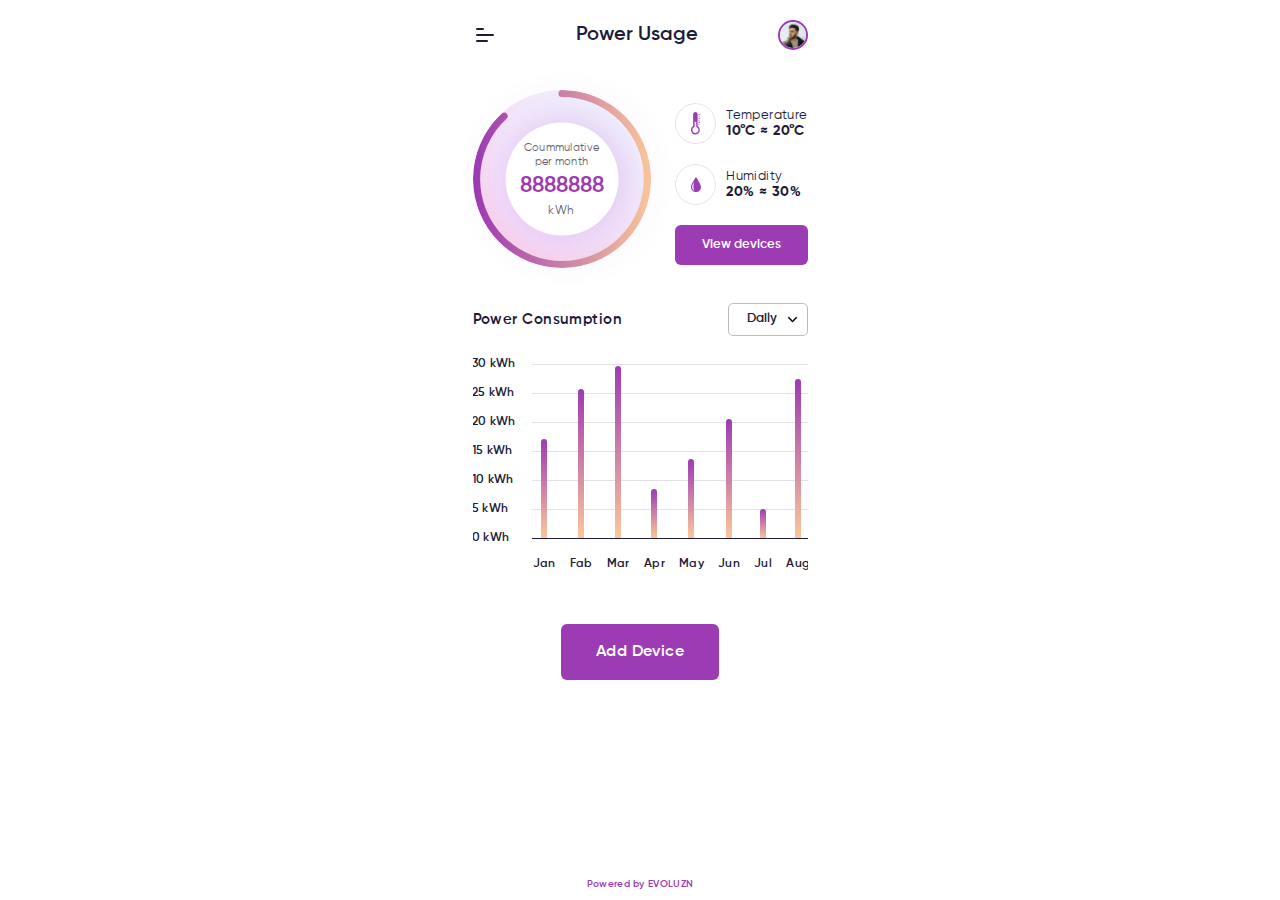
<file: index.html>
<!doctype html>
<html lang="en">
  <head>
    <!-- Required meta tags -->
    <meta charset="utf-8">
    <meta name="viewport" content="width=device-width, initial-scale=1">

    <!-- CSS -->
    <link rel="stylesheet" type="text/css" href="css/bootstrap.min.css">
    <link rel="stylesheet" type="text/css" href="css/animate.css">
    <link rel="stylesheet" type="text/css" href="css/nice-select.css">
    <link rel="stylesheet" type="text/css" href="css/style.css">
    <link rel="stylesheet" type="text/css" href="css/responsive.css">

    <link rel="icon" href="images/favicon.png" type="image/gif" sizes="16x16">

    <title>Evoluzn</title>
  </head>
  <body>
    
    <section id="top-option">
      <div class="container">
        <div class="row">
          <div class="col-12">
            <div class="top-option-wraper">
              <div class="top-option-menu">
                <a data-bs-toggle="offcanvas" href="#offcanvasExample" role="button" aria-controls="offcanvasExample">
                <svg width="24" height="24" viewBox="0 0 24 24" fill="none" xmlns="http://www.w3.org/2000/svg"><path d="M4 18L14 18" stroke="#1E1B39" stroke-width="2" stroke-linecap="round" stroke-linejoin="round"/><path d="M4 12L20 12" stroke="#1E1B39" stroke-width="2" stroke-linecap="round" stroke-linejoin="round"/><path d="M4 6L10 6" stroke="#1E1B39" stroke-width="2" stroke-linecap="round" stroke-linejoin="round"/>
                </svg>
                </a>
              </div>
              <div class="top-option-title">
                <h2>Power Usage</h2>
              </div>
              <div class="top-option-profile">
                <img src="images/user.png" alt="#">
              </div>
            </div>
          </div>
        </div>
      </div>
    </section>
    <section id="power-usage">
      <div class="container">
        <div class="row">
          <div class="col-12">
            <div class="power-use-sec-wraper">
              <div class="progress-wraper wow fadeInUp">
                <svg class="progress" width="150" height="150" viewBox="0 0 150 150" data-value="8888888">
                  <defs>
                    <linearGradient id="linearColors" x1="0" y1="1" x2="0" y2="0">
                      <stop offset="0%" stop-color="#FCC899"></stop>
                      <stop offset="100%" stop-color="#9D3BB4"></stop>
                    </linearGradient>
                  </defs>
                  <circle class="progress-meter" cx="75" cy="75" r="72" stroke-width="6" />
                  <circle class="progress-value" cx="75" cy="75" r="72" stroke-width="6" stroke="url(#linearColors)" />
                </svg>
                <div class="progress-inner">
                  <p>Coummulative per month</p>
                  <h3 class="percentage"></h3>
                  <span class="font-12">kWh</span>
                </div>
                <!-- <span class="percentage"></span> -->
              </div>



              <div class="power-usage-right-info wow fadeInUp">
                <div class="power-usage-right-wraper">
                  <div class="power-usage-right-image">
                    <img src="images/temperature.svg" alt="#">
                  </div>
                  <div class="power-usage-right-content">
                    <h4>Temperature</h4>
                    <h3>10°C ≈ 20°C</h3>
                  </div>
                </div>
                <div class="power-usage-right-wraper">
                  <div class="power-usage-right-image">
                    <img src="images/humidity.svg" alt="#">
                  </div>
                  <div class="power-usage-right-content">
                    <h4>Humidity</h4>
                    <h3>20% ≈ 30%</h3>
                  </div>
                </div>
                <a href="#" class="theme-btn btn-w-100 hover-shadow">View devices</a>
              </div>
            </div>
          </div>
        </div>
      </div>
    </section>

    <section id="power-comsumption">
      <div class="container">
        <div class="row">
          <div class="col-12">
            <div class="power-comsumption-wraper">
              <div class="power-comsumption-title wow fadeInUp">
                <h4>Power Consumption</h4>
                <select>
                  <option>Daily</option>
                  <option>Weekly</option>
                  <option>Monthly</option>
                  <option>Yearly</option>
                  <option>Previous Year</option>
                </select>
              </div>
            </div>

            <div class="power-comsumption-data wow fadeInUp">
                <div class="power-comsumption-data-kwh-number">
                  <p><span>30 kWh</span></p>
                  <p><span>25 kWh</span></p>
                  <p><span>20 kWh</span></p>
                  <p><span>15 kWh</span></p>
                  <p><span>10 kWh</span></p>
                  <p><span>5 kWh</span></p>
                  <p><span>0 kWh</span></p>
                </div>
                <div class="power-comsumption-data-month">
                  <div class="power-comsumption-data-month-name">
                    <p>Jan <span style="height: 100px;"></span></p>
                    <p>Fab <span style="height: 150px;"></span></p>
                    <p>Mar <span style="height: 173px;"></span></p>
                    <p>Apr <span style="height: 50px;"></span></p>
                    <p>May <span style="height: 80px;"></span></p>
                    <p>Jun <span style="height: 120px;"></span></p>
                    <p>Jul <span style="height: 30px;"></span></p>
                    <p>Aug <span style="height: 160px"></span></p>
                    <p>Sep <span style="height: 25px"></span></p>
                    <p>Oct <span style="height: 115px"></span></p>
                    <p>Nov <span style="height: 45px"></span></p>
                    <p>Dec <span style="height: 65px"></span></p>
                  </div>
                </div>
            </div>
          </div>
        </div>

        <div class="row">
          <div class="col-12">
            <div class="add-device-link wow fadeInUp">
              <a href="#" class="theme-btn hover-shadow">Add Device</a>
            </div>
          </div>
        </div>
      </div>
    </section>


    <section id="footer">
      <div class="container">
        <div class="row">
          <div class="col-12">
            <div class="powered-by wow fadeInUp">
              <p>Powered by EVOLUZN</p>
            </div>
          </div>
        </div>
      </div>
    </section>







    <div class="offcanvas offcanvas-start" tabindex="-1" id="offcanvasExample" aria-labelledby="offcanvasExampleLabel">
      <div class="offcanvas-header">
        <div class="sidebar-menu-profile">
          <div class="top-option-profile">
            <img src="images/user.png" alt="#">
          </div>
          <div class="sidebar-user-name">
            <h2>John Deo</h2>
            <span>ID: 202321</span>
          </div>
        </div>
        <button type="button" data-bs-dismiss="offcanvas" aria-label="Close">
          <svg width="24" height="24" viewBox="0 0 24 24" fill="none" xmlns="http://www.w3.org/2000/svg" opacity="0.7">
          <path d="M18 6L6 18" stroke="#1E1B39" stroke-width="2" stroke-linecap="round" stroke-linejoin="round"/>
          <path d="M6 6L18 18" stroke="#1E1B39" stroke-width="2" stroke-linecap="round" stroke-linejoin="round"/>
          </svg>

        </button>
      </div>
      <div class="offcanvas-body">
        <div class="sidebar-menu">
          <ul>
            <li>
              <a href="#">
                <svg width="22" height="22" viewBox="0 0 22 22" fill="none" xmlns="http://www.w3.org/2000/svg">
                  <path d="M17.4167 10.0834H4.58333C3.57081 10.0834 2.75 10.9042 2.75 11.9167V18.3334C2.75 19.3459 3.57081 20.1667 4.58333 20.1667H17.4167C18.4292 20.1667 19.25 19.3459 19.25 18.3334V11.9167C19.25 10.9042 18.4292 10.0834 17.4167 10.0834Z" stroke="#9D3BB4" stroke-width="1.5" stroke-linecap="round" stroke-linejoin="round"/>
                  <path d="M6.4165 10.0834V6.41671C6.4165 5.20113 6.89939 4.03534 7.75893 3.1758C8.61847 2.31626 9.78426 1.83337 10.9998 1.83337C12.2154 1.83337 13.3812 2.31626 14.2407 3.1758C15.1003 4.03534 15.5832 5.20113 15.5832 6.41671V10.0834" stroke="#9D3BB4" stroke-width="1.5" stroke-linecap="round" stroke-linejoin="round"/>
                </svg>
                Change Password
              </a>
            </li>
            <li>
              <a href="#">
                <svg width="22" height="22" viewBox="0 0 22 22" fill="none" xmlns="http://www.w3.org/2000/svg">
                  <path d="M11.0002 20.1667C16.0628 20.1667 20.1668 16.0627 20.1668 11C20.1668 5.93743 16.0628 1.83337 11.0002 1.83337C5.93755 1.83337 1.8335 5.93743 1.8335 11C1.8335 16.0627 5.93755 20.1667 11.0002 20.1667Z" stroke="#9D3BB4" stroke-width="1.5" stroke-linecap="round" stroke-linejoin="round"/>
                  <path d="M11 5.5V11L14.6667 12.8333" stroke="#9D3BB4" stroke-width="1.5" stroke-linecap="round" stroke-linejoin="round"/>
                </svg>
                Schedule Device
              </a>
            </li>
            <li>
              <a href="#">
                <svg width="22" height="22" viewBox="0 0 22 22" fill="none" xmlns="http://www.w3.org/2000/svg">
                  <path d="M14.6665 19.25V17.4167C14.6665 16.4442 14.2802 15.5116 13.5926 14.8239C12.9049 14.1363 11.9723 13.75 10.9998 13.75H4.58317C3.61071 13.75 2.67808 14.1363 1.99045 14.8239C1.30281 15.5116 0.916504 16.4442 0.916504 17.4167V19.25" stroke="#9D3BB4" stroke-width="1.5" stroke-linecap="round" stroke-linejoin="round"/>
                  <path d="M7.79167 10.0833C9.81671 10.0833 11.4583 8.44171 11.4583 6.41667C11.4583 4.39162 9.81671 2.75 7.79167 2.75C5.76662 2.75 4.125 4.39162 4.125 6.41667C4.125 8.44171 5.76662 10.0833 7.79167 10.0833Z" stroke="#9D3BB4" stroke-width="1.5" stroke-linecap="round" stroke-linejoin="round"/>
                  <path d="M15.5835 10.0833L17.4168 11.9167L21.0835 8.25" stroke="#9D3BB4" stroke-width="1.5" stroke-linecap="round" stroke-linejoin="round"/>
                </svg>
                Grant user Access
              </a>
            </li>
            <li>
              <a href="#">
                <svg width="22" height="22" viewBox="0 0 22 22" fill="none" xmlns="http://www.w3.org/2000/svg">
                  <path d="M11.0002 20.1667C16.0628 20.1667 20.1668 16.0627 20.1668 11C20.1668 5.93743 16.0628 1.83337 11.0002 1.83337C5.93755 1.83337 1.8335 5.93743 1.8335 11C1.8335 16.0627 5.93755 20.1667 11.0002 20.1667Z" stroke="#9D3BB4" stroke-width="1.5" stroke-linecap="round" stroke-linejoin="round"/>
                  <path d="M8.33252 8.25003C8.54803 7.6374 8.97341 7.1208 9.53331 6.79174C10.0932 6.46268 10.7515 6.34239 11.3916 6.45219C12.0317 6.56198 12.6123 6.89476 13.0305 7.3916C13.4487 7.88844 13.6777 8.51726 13.6767 9.1667C13.6767 11 10.9267 11.9167 10.9267 11.9167" stroke="#9D3BB4" stroke-width="1.5" stroke-linecap="round" stroke-linejoin="round"/>
                  <path d="M11 15.5834H11.01" stroke="#9D3BB4" stroke-width="2" stroke-linecap="round" stroke-linejoin="round"/>
                </svg>
                Support
              </a>
            </li>
            <li>
              <a href="#">
                <svg width="22" height="22" viewBox="0 0 22 22" fill="none" xmlns="http://www.w3.org/2000/svg">
                  <path d="M11.0002 20.1666C16.0628 20.1666 20.1668 16.0626 20.1668 11C20.1668 5.93737 16.0628 1.83331 11.0002 1.83331C5.93755 1.83331 1.8335 5.93737 1.8335 11C1.8335 16.0626 5.93755 20.1666 11.0002 20.1666Z" stroke="#9D3BB4" stroke-width="1.5" stroke-linecap="round" stroke-linejoin="round"/>
                  <path d="M11 14.6667V11" stroke="#9D3BB4" stroke-width="1.5" stroke-linecap="round" stroke-linejoin="round"/>
                  <path d="M11 7.33331H11.01" stroke="#9D3BB4" stroke-width="1.5" stroke-linecap="round" stroke-linejoin="round"/>
                </svg>
                Helpful Information
              </a>
            </li>
            
          </ul>
          <div class="logout-link">
            <a href="#">
              <svg width="22" height="22" viewBox="0 0 22 22" fill="none" xmlns="http://www.w3.org/2000/svg">
                <path d="M8.25 19.25H4.58333C4.0971 19.25 3.63079 19.0568 3.28697 18.713C2.94315 18.3692 2.75 17.9029 2.75 17.4167V4.58333C2.75 4.0971 2.94315 3.63079 3.28697 3.28697C3.63079 2.94315 4.0971 2.75 4.58333 2.75H8.25" stroke="#FFA95E" stroke-width="2" stroke-linecap="round" stroke-linejoin="round"/>
                <path d="M14.6665 15.5834L19.2498 11L14.6665 6.41669" stroke="#FFA95E" stroke-width="2" stroke-linecap="round" stroke-linejoin="round"/>
                <path d="M19.25 11H8.25" stroke="#FFA95E" stroke-width="2" stroke-linecap="round" stroke-linejoin="round"/>
              </svg>
              Log out
            </a>
          </div>
        </div>
      </div>
    </div>


    <!-- JS -->
    <script src="https://ajax.googleapis.com/ajax/libs/jquery/3.5.1/jquery.min.js"></script>
    <script src="https://cdn.jsdelivr.net/npm/@popperjs/core@2.9.3/dist/umd/popper.min.js"></script>
    <script src="js/bootstrap.min.js"></script>
    <script src="js/jquery.nice-select.min.js"></script>
    <script src="js/progress.js"></script>
    <script src="js/wow.min.js"></script>
    <script src="js/main.js"></script>
    
  </body>
</html>
</file>
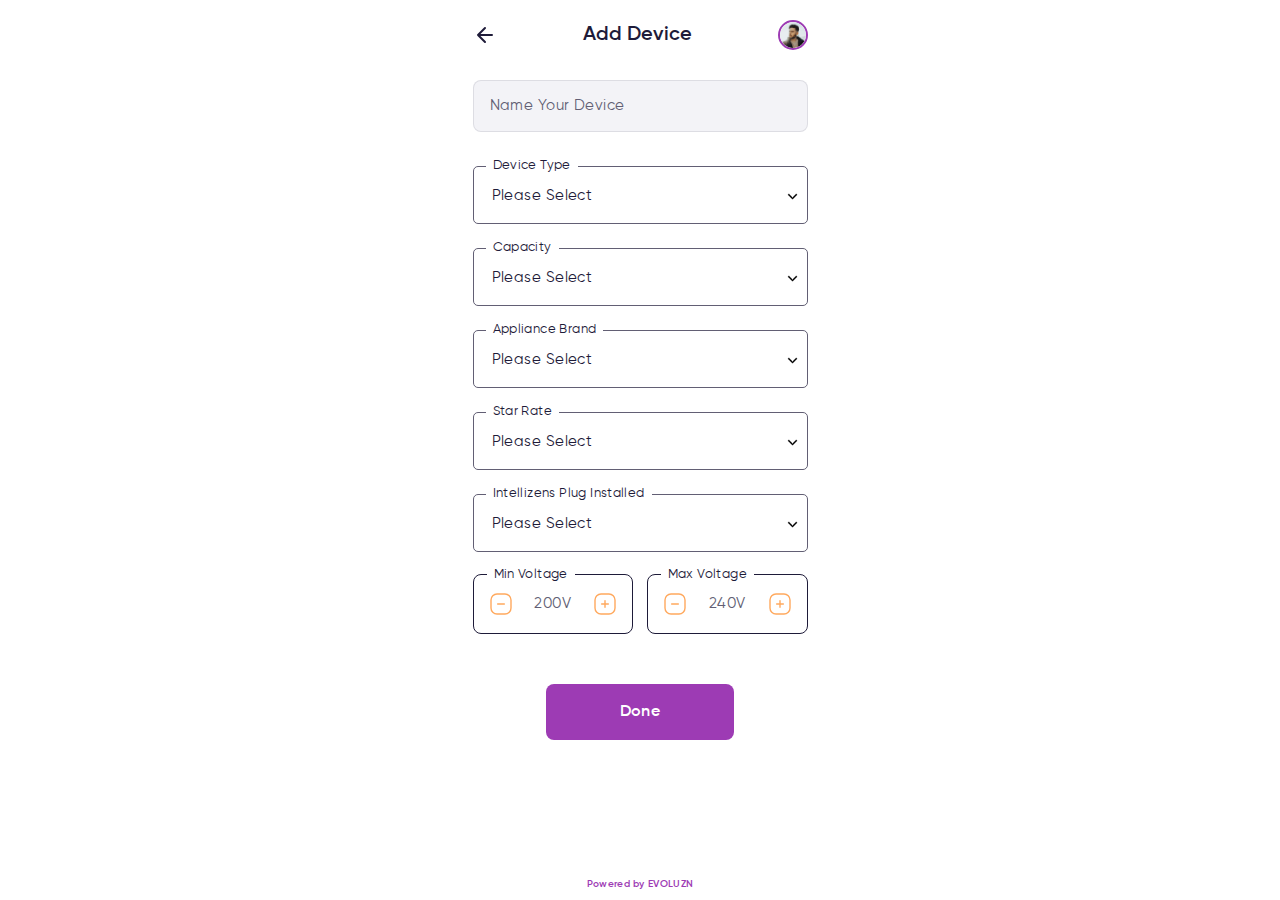
<file: add-device.html>
<!doctype html>
<html lang="en">
  <head>
    <!-- Required meta tags -->
    <meta charset="utf-8">
    <meta name="viewport" content="width=device-width, initial-scale=1">

    <!-- CSS -->
    <link rel="stylesheet" type="text/css" href="css/bootstrap.min.css">
    <link rel="stylesheet" type="text/css" href="css/animate.css">
    <link rel="stylesheet" type="text/css" href="css/nice-select.css">
    <link rel="stylesheet" type="text/css" href="css/style.css">
    <link rel="stylesheet" type="text/css" href="css/responsive.css">

    <link rel="icon" href="images/favicon.png" type="image/gif" sizes="16x16">

    <title>Evoluzn</title>
  </head>
  <body>
    
    <section id="top-option">
      <div class="container">
        <div class="row">
          <div class="col-12">
            <div class="top-option-wraper">
              <div class="top-option-menu">
                <a href="#">
                  <svg width="24" height="24" viewBox="0 0 24 24" fill="none" xmlns="http://www.w3.org/2000/svg">
                    <path d="M19 12H5M5 12L12 19M5 12L12 5" stroke="#1E1B39" stroke-width="2" stroke-linecap="round" stroke-linejoin="round"/>
                  </svg>
                </a>
              </div>
              <div class="top-option-title">
                <h2>Add Device</h2>
              </div>
              <div class="top-option-profile">
                <img src="images/user.png" alt="#">
              </div>
            </div>
          </div>
        </div>
      </div>
    </section>

    <section id="add-device-sec">
      <div class="container">
        <div class="row">
          <div class="col-12">
            <div class="add-device-form-wraper form-input input-design">
              <form action="" method="">
                <div class="add-device-text-input wow fadeInUp">
                  <input type="text" name="device-name" placeholder="Name Your Device">
                </div>

                <div class="select-option-design wow fadeInUp">
                  <label>Device Type</label>
                  <select>
                    <option selected="selected" disabled="disabled" class="disabled">Please Select</option>
                    <option>Air Conditioning</option>
                    <option>EV Charge</option>
                    <option>Gyeser</option>
                    <option>Light</option>
                    <option>Water Pumps</option>
                    <option>Others</option>
                  </select>
                </div>
                <div class="select-option-design wow fadeInUp">
                  <label>Capacity</label>
                  <select>
                    <option selected="selected" disabled="disabled" class="disabled">Please Select</option>
                    <option>1 Ton</option>
                    <option>1.5 Ton</option>
                    <option>2 Ton</option>
                    <option>4 Ton</option>
                  </select>
                </div>
                <div class="select-option-design wow fadeInUp">
                  <label>Appliance Brand</label>
                  <select>
                    <option selected="selected" disabled="disabled" class="disabled">Please Select</option>
                    <option>Panasonic</option>
                    <option>Gree</option>
                    <option>Media</option>
                    <option>General</option>
                    <option>Singer</option>
                    <option>LG</option>
                  </select>
                </div>
                <div class="select-option-design wow fadeInUp">
                  <label>Star Rate</label>
                  <select>
                    <option selected="selected" disabled="disabled" class="disabled">Please Select</option>
                    <option>1 Star</option>
                    <option>2 Star</option>
                    <option>3 Star</option>
                    <option>4 Star</option>
                    <option>5 Star</option>
                  </select>
                </div>
                <div class="select-option-design wow fadeInUp">
                  <label>Intellizens Plug Installed</label>
                  <select>
                    <option selected="selected" disabled="disabled" class="disabled">Please Select</option>
                    <option>In the same room</option>
                    <option>Living room</option>
                    <option>Kitchen</option>
                  </select>
                </div>

                <div class="voltage-wraper wow fadeInUp">
                  <div class="min-voltage">
                    <label>Min Voltage</label>
                    <div class="voltage-input">
                      <button>
                        <svg width="24" height="24" viewBox="0 0 24 24" fill="none" xmlns="http://www.w3.org/2000/svg">
                          <rect x="2" y="2" width="20" height="20" rx="6" stroke="#FFA95E" stroke-width="1.4"/>
                          <path d="M15.3335 12H12.4446H8.66683" stroke="#FFA95E" stroke-width="1.4" stroke-linecap="round"/>
                        </svg>
                      </button>
                      <input type="text" name="min-voltage" value="200V" placeholder="200V">
                      <button>
                        <svg width="24" height="24" viewBox="0 0 24 24" fill="none" xmlns="http://www.w3.org/2000/svg">
                          <rect x="2" y="2" width="20" height="20" rx="6" stroke="#FFA95E" stroke-width="1.4"/>
                          <path d="M15.3335 12H12.4446H8.66683" stroke="#FFA95E" stroke-width="1.4" stroke-linecap="round"/>
                          <path d="M12 8.66669L12 12L12 15.3334" stroke="#FFA95E" stroke-width="1.4" stroke-linecap="round"/>
                        </svg>
                      </button>
                    </div>
                  </div>
                  <div class="min-voltage">
                    <label>Max Voltage</label>
                    <div class="voltage-input">
                      <button>
                        <svg width="24" height="24" viewBox="0 0 24 24" fill="none" xmlns="http://www.w3.org/2000/svg">
                          <rect x="2" y="2" width="20" height="20" rx="6" stroke="#FFA95E" stroke-width="1.4"/>
                          <path d="M15.3335 12H12.4446H8.66683" stroke="#FFA95E" stroke-width="1.4" stroke-linecap="round"/>
                        </svg>
                      </button>
                      <input type="text" name="max-voltage" value="240V" placeholder="240V">
                      <button>
                        <svg width="24" height="24" viewBox="0 0 24 24" fill="none" xmlns="http://www.w3.org/2000/svg">
                          <rect x="2" y="2" width="20" height="20" rx="6" stroke="#FFA95E" stroke-width="1.4"/>
                          <path d="M15.3335 12H12.4446H8.66683" stroke="#FFA95E" stroke-width="1.4" stroke-linecap="round"/>
                          <path d="M12 8.66669L12 12L12 15.3334" stroke="#FFA95E" stroke-width="1.4" stroke-linecap="round"/>
                        </svg>
                      </button>
                    </div>
                  </div>
                </div>

                <div class="add-device-done wow fadeInUp">
                  <button type="submit" class="hover-shadow">Done</button>
                </div>
              </form>
            </div>
          </div>
        </div>
      </div>
    </section>

    


    <section id="footer">
      <div class="container">
        <div class="row">
          <div class="col-12">
            <div class="powered-by wow fadeInUp">
              <p>Powered by EVOLUZN</p>
            </div>
          </div>
        </div>
      </div>
    </section>


    <!-- JS -->
    <script src="https://ajax.googleapis.com/ajax/libs/jquery/3.5.1/jquery.min.js"></script>
    <script src="https://cdn.jsdelivr.net/npm/@popperjs/core@2.9.3/dist/umd/popper.min.js"></script>
    <script src="js/bootstrap.min.js"></script>
    <script src="js/jquery.nice-select.min.js"></script>
    <script src="js/progress.js"></script>
    <script src="js/wow.min.js"></script>
    <script src="js/main.js"></script>
    
  </body>
</html>
</file>
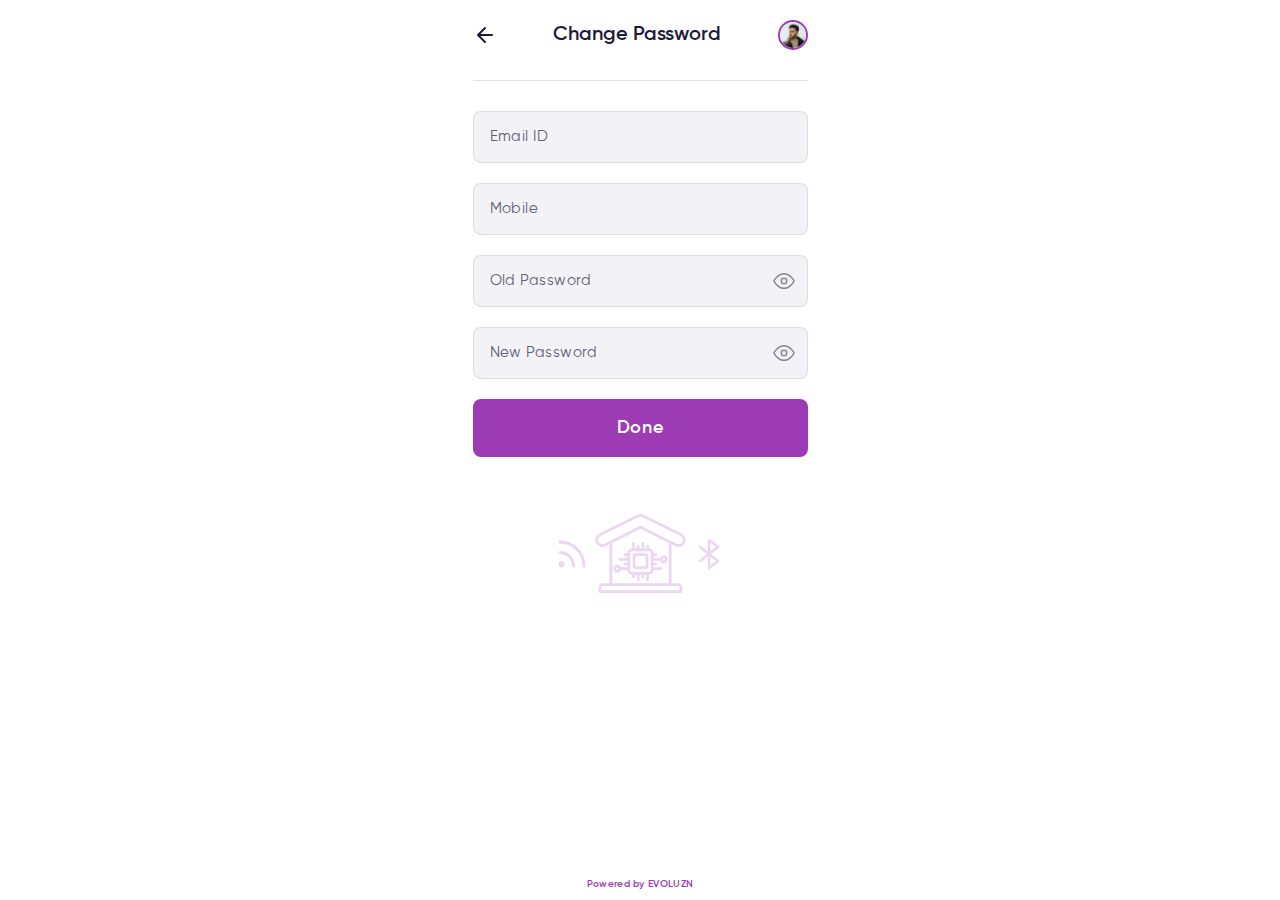
<file: change-password.html>
<!doctype html>
<html lang="en">
  <head>
    <!-- Required meta tags -->
    <meta charset="utf-8">
    <meta name="viewport" content="width=device-width, initial-scale=1">

    <!-- CSS -->
    <link rel="stylesheet" type="text/css" href="css/bootstrap.min.css">
    <link rel="stylesheet" type="text/css" href="css/animate.css">
    <link rel="stylesheet" type="text/css" href="css/nice-select.css">
    <link rel="stylesheet" type="text/css" href="css/style.css">
    <link rel="stylesheet" type="text/css" href="css/responsive.css">

    <link rel="icon" href="images/favicon.png" type="image/gif" sizes="16x16">

    <title>Evoluzn</title>
  </head>
  <body>
    <section class="change-password-sec">
      <div class="container">
        <div class="top-logo-with-content-wraper">
          <div class="row">
            <div class="col-12">
              <div class="top-option-wraper">
                <div class="top-option-menu">
                  <a href="#">
                    <svg width="24" height="24" viewBox="0 0 24 24" fill="none" xmlns="http://www.w3.org/2000/svg">
                      <path d="M19 12H5M5 12L12 19M5 12L12 5" stroke="#1E1B39" stroke-width="2" stroke-linecap="round" stroke-linejoin="round"/>
                    </svg>
                  </a>
                </div>
                <div class="top-option-title">
                  <h2>Change Password</h2>
                </div>
                <div class="top-option-profile">
                  <img src="images/user.png" alt="#">
                </div>
              </div>
            </div>
          </div>
        </div>

        <div class="change-password-main">
          <div class="row">
            <div class="col-12">
              <div class="input-form-wraper wow fadeInUp">
                <form>
                  <div class="form-input input-design">
                    <input type="email" name="emai" placeholder="Email ID">
                    <input type="number" name="mobile" placeholder="Mobile">
                    <div class="button-on-input">
                      <input type="password" name="password" placeholder="Old Password">
                      <!-- If you want then you can use button tag instead of span tag, The design will be the same-->
                      <span>
                        <img src="images/eye.svg" alt="#">
                      </span>
                    </div>
                    <div class="button-on-input">
                      <input type="password" name="password" placeholder="New Password">
                      <!-- If you want then you can use button tag instead of span tag, The design will be the same-->
                      <span>
                        <img src="images/eye.svg" alt="#">
                      </span>
                    </div>
                  </div>
                  <button class="theme-btn-full hover-shadow" type="submit">Done</button>
                </form>
              </div>
            </div>
          </div>
        </div>
        

        <div class="change-password-footer">
          <div class="row">
            <div class="col-12">
              <div class="change-password-footer-icons wow fadeInUp">
                <img src="images/wifi-theme-color.svg" alt="#">
                <img src="images/home-theme-color.svg" alt="#">
                <img src="images/bluetooth-theme-color.svg" alt="#">
              </div>
            </div>

          </div>
        </div>

      </div>
    </section>

    <section id="footer">
      <div class="container">
        <div class="row">
          <div class="col-12">
            <div class="powered-by wow fadeInUp">
              <p>Powered by EVOLUZN</p>
            </div>
          </div>
        </div>
      </div>
    </section>
    
    


    <!-- JS -->
    <script src="https://ajax.googleapis.com/ajax/libs/jquery/3.5.1/jquery.min.js"></script>
    <script src="https://cdn.jsdelivr.net/npm/@popperjs/core@2.9.3/dist/umd/popper.min.js"></script>
    <script src="js/bootstrap.min.js"></script>
    <script src="js/jquery.nice-select.min.js"></script>
    <script src="js/progress.js"></script>
    <script src="js/wow.min.js"></script>
    <script src="js/main.js"></script>
    
  </body>
</html>
</file>
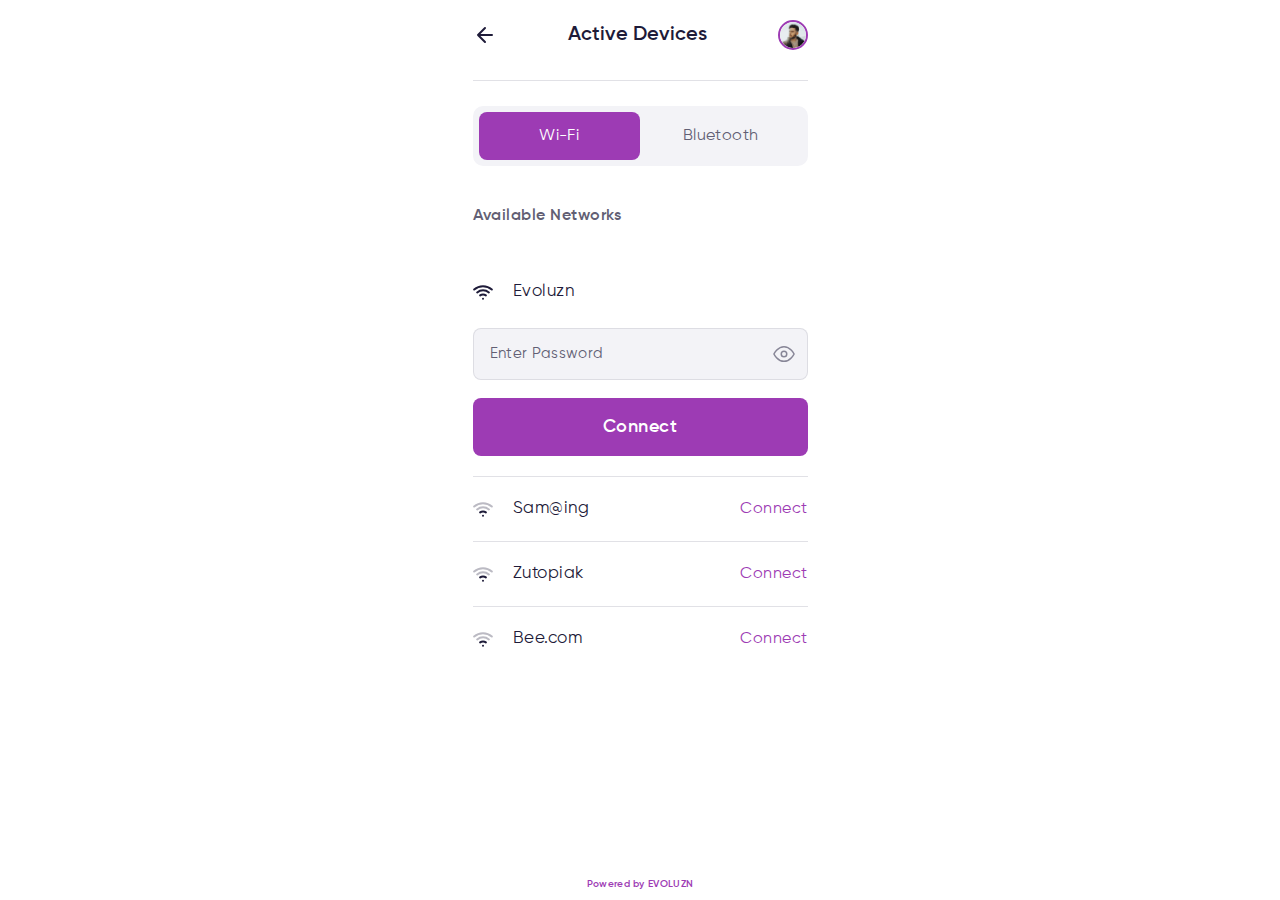
<file: connection-setup.html>
<!doctype html>
<html lang="en">
  <head>
    <!-- Required meta tags -->
    <meta charset="utf-8">
    <meta name="viewport" content="width=device-width, initial-scale=1">

    <!-- CSS -->
    <link rel="stylesheet" type="text/css" href="css/bootstrap.min.css">
    <link rel="stylesheet" type="text/css" href="css/animate.css">
    <link rel="stylesheet" type="text/css" href="css/nice-select.css">
    <link rel="stylesheet" type="text/css" href="css/style.css">
    <link rel="stylesheet" type="text/css" href="css/responsive.css">

    <link rel="icon" href="images/favicon.png" type="image/gif" sizes="16x16">

    <title>Evoluzn</title>
  </head>
  <body>
    
    <section id="top-option">
      <div class="container">
        <div class="row">
          <div class="col-12">
            <div class="top-option-wraper">
              <div class="top-option-menu">
                <a href="#">
                  <svg width="24" height="24" viewBox="0 0 24 24" fill="none" xmlns="http://www.w3.org/2000/svg">
                    <path d="M19 12H5M5 12L12 19M5 12L12 5" stroke="#1E1B39" stroke-width="2" stroke-linecap="round" stroke-linejoin="round"/>
                  </svg>
                </a>
              </div>
              <div class="top-option-title">
                <h2>Active Devices</h2>
              </div>
              <div class="top-option-profile">
                <img src="images/user.png" alt="#">
              </div>
            </div>
          </div>
        </div>
      </div>
    </section>

    <section id="connection-setup">
      <div class="container">
        <div class="row">
          <div class="col-12">
            <div class="connection-setup-header">



              <ul class="nav wow fadeInUp" id="myTab" role="tablist">
                <li class="nav-item" role="presentation">
                  <button class="nav-link active" id="wifi-tab" data-bs-toggle="tab" data-bs-target="#wifi" type="button" role="tab" aria-controls="wifi" aria-selected="true">Wi-Fi</button>
                </li>
                <li class="nav-item" role="presentation">
                  <button class="nav-link" id="bluetooth-tab" data-bs-toggle="tab" data-bs-target="#bluetooth" type="button" role="tab" aria-controls="bluetooth" aria-selected="false">Bluetooth</button>
                </li>
                </li>
              </ul>
              <div class="network-content tab-content" id="myTabContent">
                <div class="tab-pane fade show active" id="wifi" role="tabpanel" aria-labelledby="wifi-tab">
                  <div class="available-networks-wraper wow fadeInUp">
                    <h2>Available Networks</h2>
                    <div class="available-networks-item wow fadeInUp">
                      <div class="available-networks-item-name">
                        <div class="available-networks-item-left-info">
                          <svg width="20" height="20" viewBox="0 0 20 20" fill="none" xmlns="http://www.w3.org/2000/svg">
                            <path d="M4.1665 10.4583C5.81364 9.08637 7.88951 8.33508 10.0332 8.33508C12.1768 8.33508 14.2527 9.08637 15.8998 10.4583" stroke="#1E1B39" stroke-width="2" stroke-linecap="round" stroke-linejoin="round"/>
                            <path d="M1.18311 7.49995C3.61846 5.35325 6.75335 4.16882 9.99977 4.16882C13.2462 4.16882 16.3811 5.35325 18.8164 7.49995" stroke="#1E1B39" stroke-width="2" stroke-linecap="round" stroke-linejoin="round"/>
                            <path d="M7.1084 13.4251C7.9544 12.824 8.96646 12.5011 10.0042 12.5011C11.042 12.5011 12.0541 12.824 12.9001 13.4251" stroke="#1E1B39" stroke-width="2" stroke-linecap="round" stroke-linejoin="round"/>
                            <path d="M10 16.6666H10.01" stroke="#1E1B39" stroke-width="2" stroke-linecap="round" stroke-linejoin="round"/>
                          </svg>
                          <h3>Evoluzn</h3>
                        </div>
                      </div>
                      <div class="available-networks-connect-info form-input input-design">
                        <div class="button-on-input">
                          <input type="password" name="password" placeholder="Enter Password">
                          <!-- If you want then you can use button tag instead of span tag, The design will be the same-->
                          <span>
                            <img src="images/eye.svg" alt="#">
                          </span>
                        </div>
                        <button class="theme-btn-full hover-shadow" type="submit">Connect</button>
                      </div>
                    </div>

                    <div class="available-networks-item wow fadeInUp">
                      <div class="available-networks-item-name">
                        <div class="available-networks-item-left-info">
                          <svg width="20" height="20" viewBox="0 0 20 20" fill="none" xmlns="http://www.w3.org/2000/svg">

                            <!-- You need to use opacity="0.3" on path tag as your signal -->

                            <path opacity="0.3" d="M4.1665 10.4583C5.81364 9.08637 7.88951 8.33508 10.0332 8.33508C12.1768 8.33508 14.2527 9.08637 15.8998 10.4583" stroke="#1E1B39" stroke-width="2" stroke-linecap="round" stroke-linejoin="round"/>
                            <path opacity="0.3" d="M1.18311 7.49995C3.61846 5.35325 6.75335 4.16882 9.99977 4.16882C13.2462 4.16882 16.3811 5.35325 18.8164 7.49995" stroke="#1E1B39" stroke-width="2" stroke-linecap="round" stroke-linejoin="round"/>
                            <path d="M7.1084 13.4251C7.9544 12.824 8.96646 12.5011 10.0042 12.5011C11.042 12.5011 12.0541 12.824 12.9001 13.4251" stroke="#1E1B39" stroke-width="2" stroke-linecap="round" stroke-linejoin="round"/>
                            <path d="M10 16.6666H10.01" stroke="#1E1B39" stroke-width="2" stroke-linecap="round" stroke-linejoin="round"/>
                          </svg>
                          <h3>Sam@ing</h3>
                        </div>
                        <div class="available-networks-item-right-info">
                          <a href="#" class="theme-link">Connect</a>
                        </div>
                      </div>
                    </div>

                    <div class="available-networks-item wow fadeInUp">
                      <div class="available-networks-item-name">
                        <div class="available-networks-item-left-info">
                          <svg width="20" height="20" viewBox="0 0 20 20" fill="none" xmlns="http://www.w3.org/2000/svg">

                            <!-- You need to use opacity="0.3" on path tag as your signal -->
                            
                            <path opacity="0.3" d="M4.1665 10.4583C5.81364 9.08637 7.88951 8.33508 10.0332 8.33508C12.1768 8.33508 14.2527 9.08637 15.8998 10.4583" stroke="#1E1B39" stroke-width="2" stroke-linecap="round" stroke-linejoin="round"/>
                            <path opacity="0.3" d="M1.18311 7.49995C3.61846 5.35325 6.75335 4.16882 9.99977 4.16882C13.2462 4.16882 16.3811 5.35325 18.8164 7.49995" stroke="#1E1B39" stroke-width="2" stroke-linecap="round" stroke-linejoin="round"/>
                            <path d="M7.1084 13.4251C7.9544 12.824 8.96646 12.5011 10.0042 12.5011C11.042 12.5011 12.0541 12.824 12.9001 13.4251" stroke="#1E1B39" stroke-width="2" stroke-linecap="round" stroke-linejoin="round"/>
                            <path d="M10 16.6666H10.01" stroke="#1E1B39" stroke-width="2" stroke-linecap="round" stroke-linejoin="round"/>
                          </svg>
                          <h3>Zutopiak</h3>
                        </div>
                        <div class="available-networks-item-right-info">
                          <a href="#" class="theme-link">Connect</a>
                        </div>
                      </div>
                    </div>

                    <div class="available-networks-item wow fadeInUp">
                      <div class="available-networks-item-name">
                        <div class="available-networks-item-left-info">
                          <svg width="20" height="20" viewBox="0 0 20 20" fill="none" xmlns="http://www.w3.org/2000/svg">

                            <!-- You need to use opacity="0.3" on path tag as your signal -->
                            
                            <path opacity="0.3" d="M4.1665 10.4583C5.81364 9.08637 7.88951 8.33508 10.0332 8.33508C12.1768 8.33508 14.2527 9.08637 15.8998 10.4583" stroke="#1E1B39" stroke-width="2" stroke-linecap="round" stroke-linejoin="round"/>
                            <path opacity="0.3" d="M1.18311 7.49995C3.61846 5.35325 6.75335 4.16882 9.99977 4.16882C13.2462 4.16882 16.3811 5.35325 18.8164 7.49995" stroke="#1E1B39" stroke-width="2" stroke-linecap="round" stroke-linejoin="round"/>
                            <path d="M7.1084 13.4251C7.9544 12.824 8.96646 12.5011 10.0042 12.5011C11.042 12.5011 12.0541 12.824 12.9001 13.4251" stroke="#1E1B39" stroke-width="2" stroke-linecap="round" stroke-linejoin="round"/>
                            <path d="M10 16.6666H10.01" stroke="#1E1B39" stroke-width="2" stroke-linecap="round" stroke-linejoin="round"/>
                          </svg>
                          <h3>Bee.com</h3>
                        </div>
                        <div class="available-networks-item-right-info">
                          <a href="#" class="theme-link">Connect</a>
                        </div>
                      </div>
                    </div>
                  </div>
                </div>

                <div class="tab-pane fade" id="bluetooth" role="tabpanel" aria-labelledby="bluetooth-tab">
                  <div class="available-networks-wraper wow fadeInUp">
                    <h2>Available Devices</h2>

                    <div class="available-networks-item wow fadeInUp">
                      <div class="available-networks-item-name">
                        <div class="available-networks-item-left-info">
                          <svg width="20" height="20" viewBox="0 0 20 20" fill="none" xmlns="http://www.w3.org/2000/svg">
                            <g clip-path="url(#clip0)"><path d="M5.4165 5.41667L14.5832 14.5833L9.99984 19.1667V0.833333L14.5832 5.41667L5.4165 14.5833" stroke="#1E1B39" stroke-width="2" stroke-linecap="round" stroke-linejoin="round"/></g><defs><clipPath id="clip0"><rect width="20" height="20" fill="white"/></clipPath></defs>
                          </svg>
                          <h3>Evoluzn</h3>
                        </div>
                        <div class="available-networks-item-right-info">
                          <a href="#" class="theme-link">Connect</a>
                        </div>
                      </div>
                    </div>

                    <div class="available-networks-item wow fadeInUp">
                      <div class="available-networks-item-name">
                        <div class="available-networks-item-left-info">
                          <svg width="20" height="20" viewBox="0 0 20 20" fill="none" xmlns="http://www.w3.org/2000/svg">
                            <g clip-path="url(#clip0)"><path d="M5.4165 5.41667L14.5832 14.5833L9.99984 19.1667V0.833333L14.5832 5.41667L5.4165 14.5833" stroke="#1E1B39" stroke-width="2" stroke-linecap="round" stroke-linejoin="round"/></g><defs><clipPath id="clip0"><rect width="20" height="20" fill="white"/></clipPath></defs>
                          </svg>
                          <h3>Sam@ing</h3>
                        </div>
                        <div class="available-networks-item-right-info">
                          <a href="#" class="theme-link">Connect</a>
                        </div>
                      </div>
                    </div>

                    <div class="available-networks-item wow fadeInUp">
                      <div class="available-networks-item-name">
                        <div class="available-networks-item-left-info">
                          <svg width="20" height="20" viewBox="0 0 20 20" fill="none" xmlns="http://www.w3.org/2000/svg">
                            <g clip-path="url(#clip0)"><path d="M5.4165 5.41667L14.5832 14.5833L9.99984 19.1667V0.833333L14.5832 5.41667L5.4165 14.5833" stroke="#1E1B39" stroke-width="2" stroke-linecap="round" stroke-linejoin="round"/></g><defs><clipPath id="clip0"><rect width="20" height="20" fill="white"/></clipPath></defs>
                          </svg>
                          <h3>Zutopiak</h3>
                        </div>
                        <div class="available-networks-item-right-info">
                          <a href="#" class="theme-link">Connect</a>
                        </div>
                      </div>
                    </div>

                    <div class="available-networks-item wow fadeInUp">
                      <div class="available-networks-item-name">
                        <div class="available-networks-item-left-info">
                          <svg width="20" height="20" viewBox="0 0 20 20" fill="none" xmlns="http://www.w3.org/2000/svg">
                            <g clip-path="url(#clip0)"><path d="M5.4165 5.41667L14.5832 14.5833L9.99984 19.1667V0.833333L14.5832 5.41667L5.4165 14.5833" stroke="#1E1B39" stroke-width="2" stroke-linecap="round" stroke-linejoin="round"/></g><defs><clipPath id="clip0"><rect width="20" height="20" fill="white"/></clipPath></defs>
                          </svg>
                          <h3>Bee.com</h3>
                        </div>
                        <div class="available-networks-item-right-info">
                          <a href="#" class="theme-link">Connect</a>
                        </div>
                      </div>
                    </div>
                  </div>
                </div>
              </div>
              

            </div>
          </div>
        </div>
      </div>
    </section>


    <section id="footer">
      <div class="container">
        <div class="row">
          <div class="col-12">
            <div class="powered-by wow fadeInUp">
              <p>Powered by EVOLUZN</p>
            </div>
          </div>
        </div>
      </div>
    </section>

    


    <!-- JS -->
    <script src="https://ajax.googleapis.com/ajax/libs/jquery/3.5.1/jquery.min.js"></script>
    <script src="https://cdn.jsdelivr.net/npm/@popperjs/core@2.9.3/dist/umd/popper.min.js"></script>
    <script src="js/bootstrap.min.js"></script>
    <script src="js/jquery.nice-select.min.js"></script>
    <script src="js/progress.js"></script>
    <script src="js/wow.min.js"></script>
    <script src="js/main.js"></script>
    
  </body>
</html>
</file>
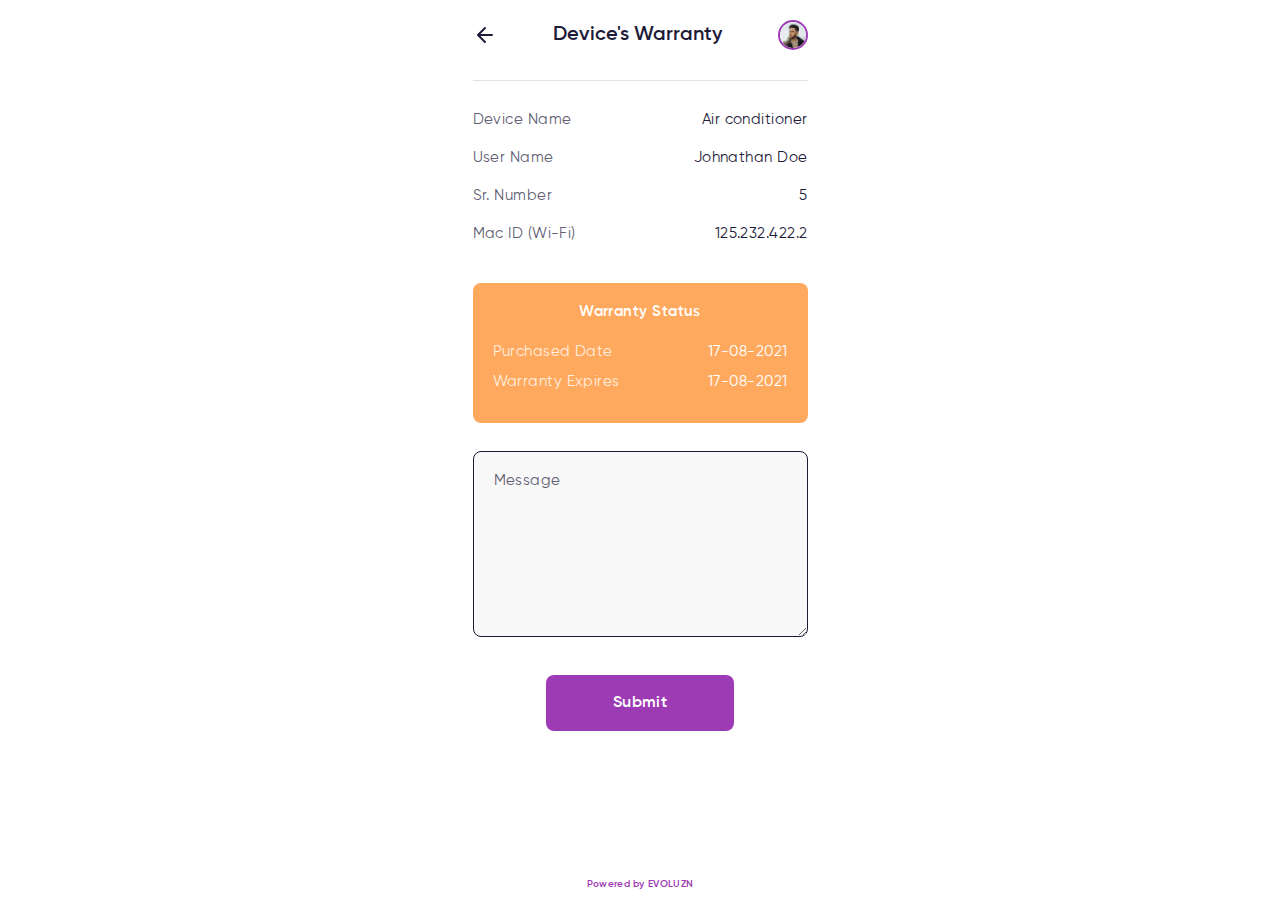
<file: device-warranty-2.html>
<!doctype html>
<html lang="en">
  <head>
    <!-- Required meta tags -->
    <meta charset="utf-8">
    <meta name="viewport" content="width=device-width, initial-scale=1">

    <!-- CSS -->
    <link rel="stylesheet" type="text/css" href="css/bootstrap.min.css">
    <link rel="stylesheet" type="text/css" href="css/animate.css">
    <link rel="stylesheet" type="text/css" href="css/nice-select.css">
    <link rel="stylesheet" type="text/css" href="css/style.css">
    <link rel="stylesheet" type="text/css" href="css/responsive.css">

    <link rel="icon" href="images/favicon.png" type="image/gif" sizes="16x16">

    <title>Evoluzn</title>
  </head>
  <body>
    
    <section id="top-option">
      <div class="container">
        <div class="row">
          <div class="col-12">
            <div class="top-option-wraper">
              <div class="top-option-menu">
                <a href="#">
                  <svg width="24" height="24" viewBox="0 0 24 24" fill="none" xmlns="http://www.w3.org/2000/svg">
                    <path d="M19 12H5M5 12L12 19M5 12L12 5" stroke="#1E1B39" stroke-width="2" stroke-linecap="round" stroke-linejoin="round"/>
                  </svg>
                </a>
              </div>
              <div class="top-option-title">
                <h2>Device's Warranty</h2>
              </div>
              <div class="top-option-profile">
                <img src="images/user.png" alt="#">
              </div>
            </div>
          </div>
        </div>
      </div>
    </section>

    <section id="warranty-status">
      <div class="container">
        <div class="row">
          <div class="col-12">
            <div class="device-warranty-wraper">
              <div class="device-warranty-info">
                <div>
                  <h3>Device Name</h3>
                  <p>Air conditioner</p>
                </div>
                <div>
                  <h3>User Name</h3>
                  <p>Johnathan Doe</p>
                </div>
                <div>
                  <h3>Sr. Number</h3>
                  <p>5</p>
                </div>
                <div>
                  <h3>Mac ID (Wi-Fi)</h3>
                  <p>125.232.422.2</p>
                </div>
              </div>
              <div class="device-warranty-status">
                <h2>Warranty Status</h2>
                
                <div>
                  <h3>Purchased Date</h3>
                  <p>17-08-2021</p>
                </div>
                <div>
                  <h3>Warranty Expires</h3>
                  <p>17-08-2021</p>
                </div>
                <!-- Warranty Expeired message -->
                <!-- <div class="warranty-expaired">
                  <h2>Expeired</h2>
                </div> -->
              </div>
              <!-- Repair Link -->
              <!-- <div class="repair-link">
                <a href="#">Do you want to Repair?</a>
              </div> -->

              <div class="warranty-issue-message">
                <form action="" method="">
                  <textarea cols="12" rows="5" placeholder="Message"></textarea>
                  <div class="text-center">
                    <button type="submit" class="hover-shadow">Submit</button>
                  </div>
                </form>
              </div>
            </div>
          </div>
        </div>
      </div>
    </section>


    <section id="footer">
      <div class="container">
        <div class="row">
          <div class="col-12">
            <div class="powered-by wow fadeInUp">
              <p>Powered by EVOLUZN</p>
            </div>
          </div>
        </div>
      </div>
    </section>


    <!-- JS -->
    <script src="https://ajax.googleapis.com/ajax/libs/jquery/3.5.1/jquery.min.js"></script>
    <script src="https://cdn.jsdelivr.net/npm/@popperjs/core@2.9.3/dist/umd/popper.min.js"></script>
    <script src="js/bootstrap.min.js"></script>
    <script src="js/jquery.nice-select.min.js"></script>
    <script src="js/progress.js"></script>
    <script src="js/wow.min.js"></script>
    <script src="js/main.js"></script>
    
  </body>
</html>
</file>
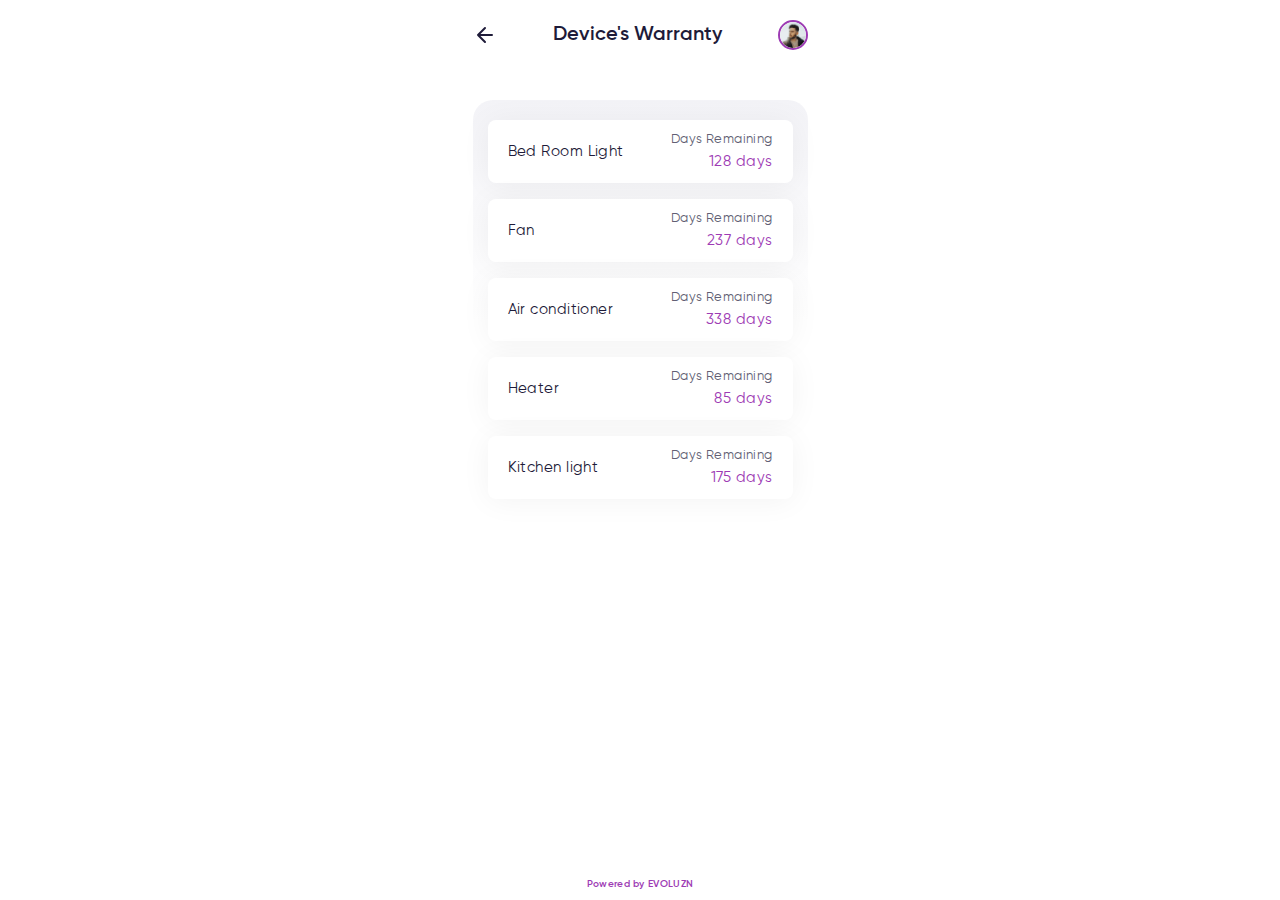
<file: device-warranty.html>
<!doctype html>
<html lang="en">
  <head>
    <!-- Required meta tags -->
    <meta charset="utf-8">
    <meta name="viewport" content="width=device-width, initial-scale=1">

    <!-- CSS -->
    <link rel="stylesheet" type="text/css" href="css/bootstrap.min.css">
    <link rel="stylesheet" type="text/css" href="css/animate.css">
    <link rel="stylesheet" type="text/css" href="css/nice-select.css">
    <link rel="stylesheet" type="text/css" href="css/style.css">
    <link rel="stylesheet" type="text/css" href="css/responsive.css">

    <link rel="icon" href="images/favicon.png" type="image/gif" sizes="16x16">

    <title>Evoluzn</title>
  </head>
  <body>
    
    <section id="top-option">
      <div class="container">
        <div class="row">
          <div class="col-12">
            <div class="top-option-wraper">
              <div class="top-option-menu">
                <a href="#">
                  <svg width="24" height="24" viewBox="0 0 24 24" fill="none" xmlns="http://www.w3.org/2000/svg">
                    <path d="M19 12H5M5 12L12 19M5 12L12 5" stroke="#1E1B39" stroke-width="2" stroke-linecap="round" stroke-linejoin="round"/>
                  </svg>
                </a>
              </div>
              <div class="top-option-title">
                <h2>Device's Warranty</h2>
              </div>
              <div class="top-option-profile">
                <img src="images/user.png" alt="#">
              </div>
            </div>
          </div>
        </div>
      </div>
    </section>

    <section id="active-devices">
      <div class="container">
        <div class="row">
          <div class="col-12">
            <div class="device-warranty-list active-devices-list wow fadeInUp">
              <div class="device-warranty-list-item wow fadeInUp">
                <div class="device-warranty-list-item-name">
                  <h3>Bed Room Light</h3>
                </div>
                <div class="device-warranty-list-item-info">
                  <p>Days Remaining</p>
                  <h4>128 days</h4>
                </div>
              </div>
              <div class="device-warranty-list-item wow fadeInUp">
                <div class="device-warranty-list-item-name">
                  <h3>Fan</h3>
                </div>
                <div class="device-warranty-list-item-info">
                  <p>Days Remaining</p>
                  <h4>237 days</h4>
                </div>
              </div>
              <div class="device-warranty-list-item wow fadeInUp">
                <div class="device-warranty-list-item-name">
                  <h3>Air conditioner</h3>
                </div>
                <div class="device-warranty-list-item-info">
                  <p>Days Remaining</p>
                  <h4>338 days</h4>
                </div>
              </div>
              <div class="device-warranty-list-item wow fadeInUp">
                <div class="device-warranty-list-item-name">
                  <h3>Heater</h3>
                </div>
                <div class="device-warranty-list-item-info">
                  <p>Days Remaining</p>
                  <h4>85 days</h4>
                </div>
              </div>
              <div class="device-warranty-list-item wow fadeInUp">
                <div class="device-warranty-list-item-name">
                  <h3>Kitchen light</h3>
                </div>
                <div class="device-warranty-list-item-info">
                  <p>Days Remaining</p>
                  <h4>175 days</h4>
                </div>
              </div>
            </div>
          </div>
        </div>
      </div>
    </section>


    <section id="footer">
      <div class="container">
        <div class="row">
          <div class="col-12">
            <div class="powered-by wow fadeInUp">
              <p>Powered by EVOLUZN</p>
            </div>
          </div>
        </div>
      </div>
    </section>


    <!-- JS -->
    <script src="https://ajax.googleapis.com/ajax/libs/jquery/3.5.1/jquery.min.js"></script>
    <script src="https://cdn.jsdelivr.net/npm/@popperjs/core@2.9.3/dist/umd/popper.min.js"></script>
    <script src="js/bootstrap.min.js"></script>
    <script src="js/jquery.nice-select.min.js"></script>
    <script src="js/progress.js"></script>
    <script src="js/wow.min.js"></script>
    <script src="js/main.js"></script>
    
  </body>
</html>
</file>
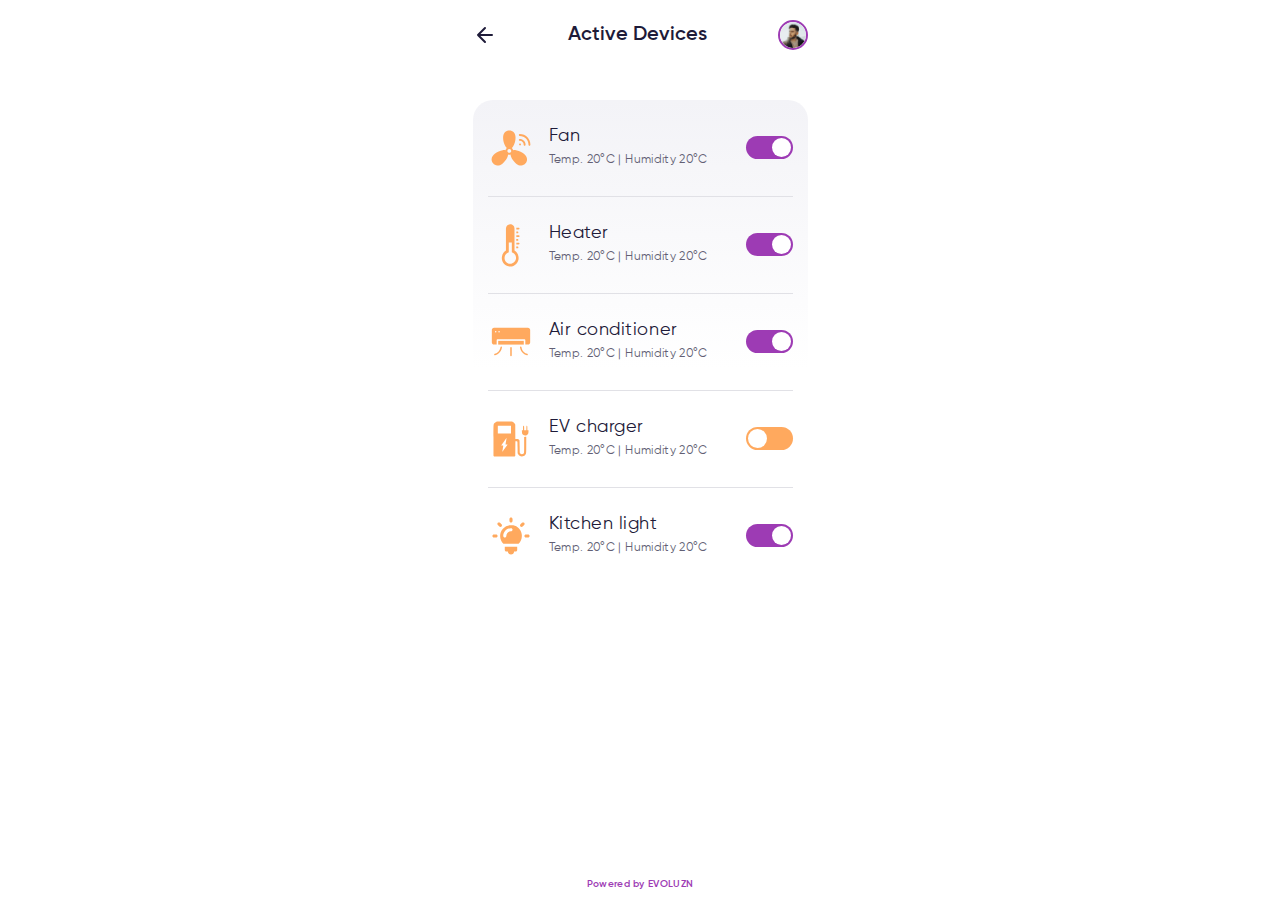
<file: devices.html>
<!doctype html>
<html lang="en">
  <head>
    <!-- Required meta tags -->
    <meta charset="utf-8">
    <meta name="viewport" content="width=device-width, initial-scale=1">

    <!-- CSS -->
    <link rel="stylesheet" type="text/css" href="css/bootstrap.min.css">
    <link rel="stylesheet" type="text/css" href="css/animate.css">
    <link rel="stylesheet" type="text/css" href="css/nice-select.css">
    <link rel="stylesheet" type="text/css" href="css/style.css">
    <link rel="stylesheet" type="text/css" href="css/responsive.css">

    <link rel="icon" href="images/favicon.png" type="image/gif" sizes="16x16">

    <title>Evoluzn</title>
  </head>
  <body>
    
    <section id="top-option">
      <div class="container">
        <div class="row">
          <div class="col-12">
            <div class="top-option-wraper">
              <div class="top-option-menu">
                <a href="#">
                  <svg width="24" height="24" viewBox="0 0 24 24" fill="none" xmlns="http://www.w3.org/2000/svg">
                    <path d="M19 12H5M5 12L12 19M5 12L12 5" stroke="#1E1B39" stroke-width="2" stroke-linecap="round" stroke-linejoin="round"/>
                  </svg>
                </a>
              </div>
              <div class="top-option-title">
                <h2>Active Devices</h2>
              </div>
              <div class="top-option-profile">
                <img src="images/user.png" alt="#">
              </div>
            </div>
          </div>
        </div>
      </div>
    </section>

    <section id="active-devices">
      <div class="container">
        <div class="row">
          <div class="col-12">
            <div class="active-devices-list wow fadeInUp">
              <div class="active-device-item wow fadeInUp">
                <div class="active-device-item-image">
                  <svg width="46" height="46" viewBox="0 0 46 46" fill="none" xmlns="http://www.w3.org/2000/svg">
                    <path fill-rule="evenodd" clip-rule="evenodd" d="M18.8514 22.9473C18.3281 22.5046 17.8384 21.9277 17.4014 21.2386C16.008 19.0431 15.0937 15.7148 15.0937 12.789C15.0937 10.1871 15.8115 8.39026 16.8963 7.2278C18.032 6.01072 19.5912 5.45105 21.3229 5.45105C23.0546 5.45105 24.6138 6.01072 25.7504 7.2278C26.8342 8.39026 27.552 10.1871 27.552 12.789C27.552 15.7148 26.6378 19.0431 25.2444 21.2386C24.8074 21.9277 24.3177 22.5046 23.7944 22.9473C24.494 23.5376 24.9789 24.3743 25.1169 25.323C25.9181 25.0901 26.8659 25.0394 27.899 25.1716C30.4788 25.5003 33.625 26.9206 35.8771 28.7874C37.88 30.4482 38.8058 32.1474 39.008 33.7238C39.2207 35.375 38.6563 36.9333 37.5513 38.2663C36.4464 39.5993 35.0203 40.4427 33.3576 40.5404C31.7716 40.6334 29.9297 40.0392 27.9268 38.3794C25.6737 36.5116 23.6948 33.6835 22.8936 31.2091C22.7038 30.6226 22.5821 30.0543 22.5314 29.5157C22.1509 29.6422 21.7455 29.7103 21.3229 29.7103C20.9012 29.7103 20.4949 29.6422 20.1144 29.5157C20.0636 30.0543 19.9419 30.6226 19.7522 31.2091C18.951 33.6835 16.9721 36.5116 14.719 38.3794C12.7161 40.0392 10.8742 40.6334 9.28814 40.5404C7.62639 40.4427 6.19943 39.5993 5.09447 38.2663C3.98951 36.9333 3.42506 35.375 3.63781 33.7238C3.84002 32.1474 4.76577 30.4482 6.76868 28.7874C9.02173 26.9206 12.167 25.5003 14.7468 25.1716C15.7799 25.0403 16.7277 25.0901 17.5298 25.323C17.6669 24.3752 18.1518 23.5386 18.8514 22.9473ZM21.3229 23.9603C22.3809 23.9603 23.2395 24.8189 23.2395 25.8769C23.2395 26.9349 22.3809 27.7936 21.3229 27.7936C20.2649 27.7936 19.4062 26.9349 19.4062 25.8769C19.4062 24.8189 20.2649 23.9603 21.3229 23.9603ZM37.5906 19.6947C37.5906 16.5054 35.005 13.9198 31.8166 13.9198C31.2876 13.9198 30.8583 14.3492 30.8583 14.8782C30.8583 15.4072 31.2876 15.8365 31.8166 15.8365C33.947 15.8365 35.6739 17.5644 35.6739 19.6947C35.6739 20.2237 36.1033 20.6531 36.6323 20.6531C37.1613 20.6531 37.5906 20.2237 37.5906 19.6947ZM42.4062 19.6947C42.4062 13.846 37.6653 9.10423 31.8166 9.10423C31.2876 9.10423 30.8583 9.53356 30.8583 10.0626C30.8583 10.5916 31.2876 11.0209 31.8166 11.0209C36.6064 11.0209 40.4895 14.904 40.4895 19.6947C40.4895 20.2237 40.9189 20.6531 41.4479 20.6531C41.9769 20.6531 42.4062 20.2237 42.4062 19.6947ZM32.0294 18.4901C31.508 18.4901 31.0854 18.9128 31.0854 19.4341C31.0854 19.9554 31.508 20.378 32.0294 20.378C32.5507 20.378 32.9733 19.9554 32.9733 19.4341C32.9733 18.9128 32.5507 18.4901 32.0294 18.4901Z" fill="#FFA95E"/>
                  </svg>
                </div>
                <div class="active-device-item-info">
                  <h2>Fan</h2>
                  <span>Temp. 20°C | Humidity 20°C</span>
                </div>
                <div class="active-device-item-switch">
                  <label class="switch">
                    <input type="checkbox" checked="checked">
                    <span class="slider round"></span>
                  </label>
                </div>
              </div>
              <div class="active-device-item wow fadeInUp">
                <div class="active-device-item-image">
                  <svg width="46" height="46" viewBox="0 0 46 46" fill="none" xmlns="http://www.w3.org/2000/svg">
                    <path d="M26.496 28.6121V6.62405C26.496 5.42805 26.0361 4.32405 25.2081 3.58805C24.4721 2.76005 23.368 2.30005 22.172 2.30005C19.78 2.30005 17.94 4.23205 17.94 6.62405V28.6121C15.456 30.0841 13.8 32.8441 13.8 36.0641C13.8 40.8481 17.572 44.6201 22.172 44.6201C26.864 44.6201 30.636 40.7561 30.636 36.0641C30.636 32.8441 28.98 30.0841 26.496 28.6121ZM22.172 41.8601C19.044 41.8601 16.56 39.2841 16.56 36.0641C16.56 33.9481 17.664 32.0161 19.412 31.0041L20.792 30.1761V20.5161H23.8281V30.1761L25.2081 31.0041C26.9561 32.0161 28.0601 33.9481 28.0601 36.0641C27.876 39.2841 25.3 41.8601 22.172 41.8601ZM28.336 7.54405H30.636C31.096 7.54405 31.556 7.08405 31.556 6.62405C31.556 6.16405 31.096 5.70405 30.636 5.70405H28.2441C28.2441 5.98005 28.336 6.34805 28.336 6.62405V7.54405ZM28.336 9.47605V11.316H29.4401C29.9 11.316 30.3601 10.856 30.3601 10.396C30.3601 9.93605 29.9 9.47605 29.4401 9.47605H28.336ZM30.636 13.248H28.336V15.088H30.636C31.096 15.088 31.556 14.628 31.556 14.168C31.556 13.616 31.096 13.248 30.636 13.248Z" fill="#FFA95E"/>
                    <path d="M30.3599 17.94C30.3599 17.388 29.8999 17.02 29.4399 17.02H28.2439V18.86H29.4399C29.9919 18.86 30.3599 18.4 30.3599 17.94ZM30.6359 20.7H28.3359V22.54H30.6359C31.0959 22.54 31.5559 22.08 31.5559 21.62C31.5559 21.16 31.0959 20.7 30.6359 20.7ZM30.3599 25.392C30.3599 24.932 29.8999 24.472 29.4399 24.472H28.2439V26.312H29.4399C29.9919 26.312 30.3599 25.944 30.3599 25.392Z" fill="#FFA95E"/>
                  </svg>
                </div>
                <div class="active-device-item-info">
                  <h2>Heater</h2>
                  <span>Temp. 20°C | Humidity 20°C</span>
                </div>
                <div class="active-device-item-switch">
                  <label class="switch">
                    <input type="checkbox" checked="checked">
                    <span class="slider round"></span>
                  </label>
                </div>
              </div>
              <div class="active-device-item wow fadeInUp">
                <div class="active-device-item-image">
                  <svg width="46" height="46" viewBox="0 0 46 46" fill="none" xmlns="http://www.w3.org/2000/svg">
                    <path d="M35.7917 21.8607H10.2012V25.5982H35.7917V21.8607Z" fill="#FFA95E"/>
                    <path d="M39.9586 8.73218H6.03358C4.81456 8.73218 3.83325 9.72111 3.83325 10.9325V23.3985C3.83325 24.6098 4.81456 25.5988 6.03358 25.5988H8.67092V21.0908C8.67092 20.6691 9.00825 20.3242 9.43758 20.3242H36.5546C36.9839 20.3242 37.3212 20.6691 37.3212 21.0908V25.5988H39.9586C41.1776 25.5988 42.1666 24.6098 42.1666 23.3985V10.9325C42.1666 9.72111 41.1776 8.73218 39.9586 8.73218ZM7.71258 13.6158C7.29093 13.6158 6.94592 13.2709 6.94592 12.8492C6.94592 12.4198 7.29093 12.0825 7.71258 12.0825C8.13424 12.0825 8.47925 12.4198 8.47925 12.8492C8.47925 13.2709 8.13424 13.6158 7.71258 13.6158ZM11.0706 13.6158C10.6413 13.6158 10.3039 13.2709 10.3039 12.8492C10.3039 12.4198 10.6413 12.0825 11.0706 12.0825C11.4922 12.0825 11.8373 12.4198 11.8373 12.8492C11.8373 13.2709 11.4922 13.6158 11.0706 13.6158ZM39.2698 34.7357C34.0731 33.4225 33.5404 28.3425 33.5206 28.1269C33.482 27.7054 33.1114 27.3842 32.6899 27.4321C32.268 27.4688 31.9562 27.8409 31.9932 28.2632C31.9988 28.3268 32.6248 34.6376 38.894 36.2226C38.9572 36.2383 39.0201 36.2458 39.0827 36.2458C39.4252 36.2458 39.7374 36.0144 39.8254 35.6671C39.9291 35.2568 39.6805 34.8397 39.2698 34.7357ZM13.999 28.2624C14.0361 27.8402 13.7243 27.4681 13.3024 27.4314C12.8805 27.3924 12.5091 27.7061 12.4717 28.1277C12.4668 28.1808 11.948 33.415 6.72243 34.7349C6.31214 34.839 6.0632 35.256 6.1669 35.6663C6.25487 36.0137 6.56708 36.245 6.90961 36.245C6.97212 36.245 7.03501 36.2376 7.09828 36.2218C13.3679 34.6376 13.9934 28.3261 13.999 28.2624ZM22.9961 27.8761C22.5727 27.8761 22.2295 28.219 22.2295 28.6428V36.5011C22.2295 36.9249 22.5727 37.2678 22.9961 37.2678C23.4195 37.2678 23.7628 36.9249 23.7628 36.5011V28.6428C23.7628 28.219 23.4195 27.8761 22.9961 27.8761Z" fill="#FFA95E"/>
                  </svg>
                </div>
                <div class="active-device-item-info">
                  <h2>Air conditioner</h2>
                  <span>Temp. 20°C | Humidity 20°C</span>
                </div>
                <div class="active-device-item-switch">
                  <label class="switch">
                    <input type="checkbox" checked="checked">
                    <span class="slider round"></span>
                  </label>
                </div>
              </div>
              <div class="active-device-item wow fadeInUp">
                <div class="active-device-item-image">
                  <svg width="46" height="46" viewBox="0 0 46 46" fill="none" xmlns="http://www.w3.org/2000/svg">
                    <path fill-rule="evenodd" clip-rule="evenodd" d="M8.46412 5.70763C7.57834 6.01712 6.8507 6.55781 6.3057 7.31161C5.44374 8.50341 5.47623 7.82677 5.47623 24.5622V39.8351L5.8201 40.1794L6.16382 40.5238H16.3795C26.2281 40.5238 26.607 40.5141 26.9258 40.2557L27.2565 39.9876L27.3265 32.5746L27.3966 25.1616L28.1486 25.1821C28.7105 25.1975 28.9759 25.2782 29.1991 25.5016C29.4915 25.7942 29.499 25.9167 29.5676 31.5136L29.6376 37.2269L30.027 38.0211C30.7964 39.5904 32.1706 40.4488 33.9096 40.4464C35.3034 40.4444 36.1937 40.0514 37.1309 39.0244C38.2777 37.7675 38.2517 38.0046 38.252 28.8188L38.2524 20.8125L37.2015 20.8587L36.1507 20.9048V28.6846C36.1507 37.2721 36.1756 37.0167 35.2562 37.8254C34.3206 38.6482 32.8748 38.3912 32.0316 37.2519C31.7473 36.8678 31.7365 36.6716 31.6686 30.5879C31.5992 24.3777 31.5956 24.3158 31.2852 23.8799C30.8283 23.2383 30.0696 22.9871 28.5891 22.9871H27.3362L27.2964 15.797L27.2565 8.60695L26.8822 7.89664C26.4349 7.04758 25.5702 6.23149 24.6824 5.82029C24.05 5.5275 23.863 5.51978 16.6115 5.48751C9.76828 5.45721 9.1314 5.47446 8.46412 5.70763ZM22.9845 13.6575V17.5156H16.4014H9.81828V13.6575V9.79945H16.4014H22.9845V13.6575ZM35.2753 9.95096C35.0592 10.0771 35.0302 10.3418 35.0302 12.1915V14.2889H34.452H33.8736L33.9381 15.797C34.0106 17.4978 34.2598 18.1771 35.059 18.8521C35.7173 19.408 36.3087 19.62 37.2012 19.62C38.522 19.62 39.5005 19.0308 40.1134 17.8663C40.3457 17.4253 40.4212 16.9824 40.4663 15.797L40.5237 14.2889H39.948H39.3722V12.1894C39.3722 10.2118 39.3554 10.0809 39.0831 9.93497C38.5031 9.62408 38.4024 9.93469 38.3604 12.1635L38.3217 14.2187L37.2362 14.2597L36.1507 14.3006V12.2704C36.1507 10.612 36.1103 10.2 35.9306 10.0198C35.6754 9.76437 35.6074 9.75722 35.2753 9.95096ZM18.1402 24.8109C17.885 26.3155 17.6386 27.7517 17.5926 28.0026L17.5092 28.4585H18.5661C19.1474 28.4585 19.6229 28.4946 19.6229 28.5388C19.6229 28.5828 18.4253 30.2944 16.9616 32.3422C15.498 34.39 14.3012 35.948 14.3022 35.8043C14.3032 35.6608 14.523 34.2492 14.7906 32.6674C15.0583 31.0855 15.2781 29.7466 15.279 29.692C15.28 29.6374 14.8034 29.5743 14.2199 29.5517L13.1589 29.5107L15.8438 25.7476C17.3204 23.6779 18.5455 22.0049 18.5664 22.0299C18.5871 22.0548 18.3954 23.3062 18.1402 24.8109Z" fill="#FFA95E"/>
                  </svg>
                </div>
                <div class="active-device-item-info">
                  <h2>EV charger</h2>
                  <span>Temp. 20°C | Humidity 20°C</span>
                </div>
                <div class="active-device-item-switch">
                  <label class="switch">
                    <input type="checkbox">
                    <span class="slider round"></span>
                  </label>
                </div>
              </div>
              <div class="active-device-item wow fadeInUp">
                <div class="active-device-item-image">
                  <svg width="46" height="46" viewBox="0 0 46 46" fill="none" xmlns="http://www.w3.org/2000/svg">
                    <path d="M19.8907 38.5166C19.8907 40.223 21.2871 41.6191 22.9938 41.6191C24.7161 41.6191 26.097 40.223 26.097 38.5166H27.6486C28.502 38.5166 29.2002 37.8185 29.2002 36.9654V33.8474H16.7875V36.9654C16.7875 37.8185 17.4857 38.5166 18.3391 38.5166H19.8907ZM12.1327 22.9887C12.1327 26.0446 13.3895 28.7903 15.4221 30.7449H30.5811C33.0326 28.3715 34.3515 24.8345 33.6843 21.0186C32.9395 16.7372 29.5415 13.2469 25.2902 12.3626C18.2925 10.9356 12.1327 16.2562 12.1327 22.9887ZM22.9938 15.2325C23.8627 15.2325 24.5454 15.9304 24.5454 16.7838C24.5454 17.6524 23.8627 18.335 22.9938 18.335C20.4337 18.335 18.3391 20.4292 18.3391 22.9887C18.3391 23.8574 17.6564 24.5399 16.7875 24.5399C15.9341 24.5399 15.2359 23.8574 15.2359 22.9887C15.2359 18.7228 18.727 15.2325 22.9938 15.2325ZM24.5515 8.06517V5.93222C24.5515 5.07485 23.8576 4.38098 22.9999 4.38098C22.1423 4.38098 21.4483 5.07485 21.4483 5.93222V8.06517C21.4483 8.9227 22.1423 9.61641 22.9999 9.61641C23.8576 9.61641 24.5515 8.9227 24.5515 8.06517ZM36.1657 9.83312C35.5595 9.2272 34.5777 9.2272 33.9716 9.83312L32.4626 11.3419C31.8564 11.9479 31.8564 12.9295 32.4626 13.5355C33.0686 14.1414 34.0505 14.1414 34.6565 13.5355L36.1657 12.0266C36.7718 11.4207 36.7718 10.439 36.1657 9.83312ZM40.0674 21.4432H37.9339C37.0764 21.4432 36.3824 22.1369 36.3824 22.9944C36.3824 23.8518 37.0764 24.5457 37.9339 24.5457H40.0674C40.9251 24.5457 41.619 23.8518 41.619 22.9944C41.619 22.1369 40.9251 21.4432 40.0674 21.4432ZM8.06588 21.4432H5.93245C5.07487 21.4432 4.38086 22.1369 4.38086 22.9944C4.38086 23.8518 5.07487 24.5457 5.93245 24.5457H8.06588C8.92358 24.5457 9.61747 23.8518 9.61747 22.9944C9.61747 22.1369 8.92358 21.4432 8.06588 21.4432ZM12.0297 9.83312C11.4237 9.2272 10.4418 9.2272 9.83561 9.83312C9.22957 10.439 9.22957 11.4207 9.83561 12.0266L11.3448 13.5355C11.9509 14.1414 12.9327 14.1414 13.5389 13.5355C14.145 12.9295 14.145 11.9479 13.5389 11.3419L12.0297 9.83312Z" fill="#FFA95E"/>
                  </svg>
                </div>
                <div class="active-device-item-info">
                  <h2>Kitchen light</h2>
                  <span>Temp. 20°C | Humidity 20°C</span>
                </div>
                <div class="active-device-item-switch">
                  <label class="switch">
                    <input type="checkbox" checked="checked">
                    <span class="slider round"></span>
                  </label>
                </div>
              </div>
            </div>
          </div>
        </div>
      </div>
    </section>


    <section id="footer">
      <div class="container">
        <div class="row">
          <div class="col-12">
            <div class="powered-by wow fadeInUp">
              <p>Powered by EVOLUZN</p>
            </div>
          </div>
        </div>
      </div>
    </section>


    <!-- JS -->
    <script src="https://ajax.googleapis.com/ajax/libs/jquery/3.5.1/jquery.min.js"></script>
    <script src="https://cdn.jsdelivr.net/npm/@popperjs/core@2.9.3/dist/umd/popper.min.js"></script>
    <script src="js/bootstrap.min.js"></script>
    <script src="js/jquery.nice-select.min.js"></script>
    <script src="js/progress.js"></script>
    <script src="js/wow.min.js"></script>
    <script src="js/main.js"></script>
    
  </body>
</html>
</file>
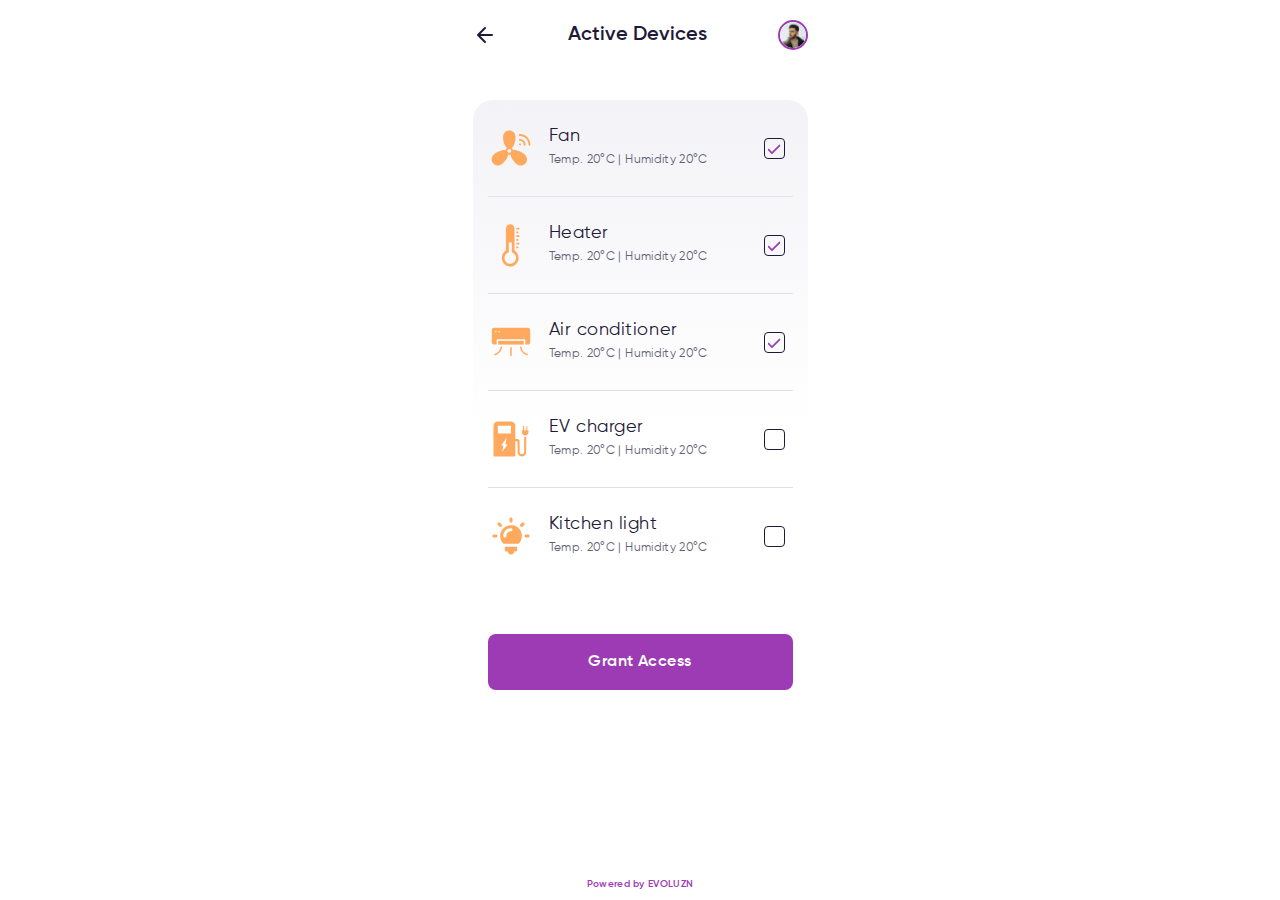
<file: grant-user-access-devices.html>
<!doctype html>
<html lang="en">
  <head>
    <!-- Required meta tags -->
    <meta charset="utf-8">
    <meta name="viewport" content="width=device-width, initial-scale=1">

    <!-- CSS -->
    <link rel="stylesheet" type="text/css" href="css/bootstrap.min.css">
    <link rel="stylesheet" type="text/css" href="css/animate.css">
    <link rel="stylesheet" type="text/css" href="css/nice-select.css">
    <link rel="stylesheet" type="text/css" href="css/style.css">
    <link rel="stylesheet" type="text/css" href="css/responsive.css">

    <link rel="icon" href="images/favicon.png" type="image/gif" sizes="16x16">

    <title>Evoluzn</title>
  </head>
  <body>
    
    <section id="top-option">
      <div class="container">
        <div class="row">
          <div class="col-12">
            <div class="top-option-wraper">
              <div class="top-option-menu">
                <a href="#">
                  <svg width="24" height="24" viewBox="0 0 24 24" fill="none" xmlns="http://www.w3.org/2000/svg">
                    <path d="M19 12H5M5 12L12 19M5 12L12 5" stroke="#1E1B39" stroke-width="2" stroke-linecap="round" stroke-linejoin="round"/>
                  </svg>
                </a>
              </div>
              <div class="top-option-title">
                <h2>Active Devices</h2>
              </div>
              <div class="top-option-profile">
                <img src="images/user.png" alt="#">
              </div>
            </div>
          </div>
        </div>
      </div>
    </section>

    <section id="active-devices">
      <div class="container">
        <div class="row">
          <div class="col-12">
            <div class="active-devices-list wow fadeInUp">
              <div class="active-device-item grand-user-access-device-item wow fadeInUp">
                <div class="active-device-item-image">
                  <svg width="46" height="46" viewBox="0 0 46 46" fill="none" xmlns="http://www.w3.org/2000/svg">
                    <path fill-rule="evenodd" clip-rule="evenodd" d="M18.8514 22.9473C18.3281 22.5046 17.8384 21.9277 17.4014 21.2386C16.008 19.0431 15.0937 15.7148 15.0937 12.789C15.0937 10.1871 15.8115 8.39026 16.8963 7.2278C18.032 6.01072 19.5912 5.45105 21.3229 5.45105C23.0546 5.45105 24.6138 6.01072 25.7504 7.2278C26.8342 8.39026 27.552 10.1871 27.552 12.789C27.552 15.7148 26.6378 19.0431 25.2444 21.2386C24.8074 21.9277 24.3177 22.5046 23.7944 22.9473C24.494 23.5376 24.9789 24.3743 25.1169 25.323C25.9181 25.0901 26.8659 25.0394 27.899 25.1716C30.4788 25.5003 33.625 26.9206 35.8771 28.7874C37.88 30.4482 38.8058 32.1474 39.008 33.7238C39.2207 35.375 38.6563 36.9333 37.5513 38.2663C36.4464 39.5993 35.0203 40.4427 33.3576 40.5404C31.7716 40.6334 29.9297 40.0392 27.9268 38.3794C25.6737 36.5116 23.6948 33.6835 22.8936 31.2091C22.7038 30.6226 22.5821 30.0543 22.5314 29.5157C22.1509 29.6422 21.7455 29.7103 21.3229 29.7103C20.9012 29.7103 20.4949 29.6422 20.1144 29.5157C20.0636 30.0543 19.9419 30.6226 19.7522 31.2091C18.951 33.6835 16.9721 36.5116 14.719 38.3794C12.7161 40.0392 10.8742 40.6334 9.28814 40.5404C7.62639 40.4427 6.19943 39.5993 5.09447 38.2663C3.98951 36.9333 3.42506 35.375 3.63781 33.7238C3.84002 32.1474 4.76577 30.4482 6.76868 28.7874C9.02173 26.9206 12.167 25.5003 14.7468 25.1716C15.7799 25.0403 16.7277 25.0901 17.5298 25.323C17.6669 24.3752 18.1518 23.5386 18.8514 22.9473ZM21.3229 23.9603C22.3809 23.9603 23.2395 24.8189 23.2395 25.8769C23.2395 26.9349 22.3809 27.7936 21.3229 27.7936C20.2649 27.7936 19.4062 26.9349 19.4062 25.8769C19.4062 24.8189 20.2649 23.9603 21.3229 23.9603ZM37.5906 19.6947C37.5906 16.5054 35.005 13.9198 31.8166 13.9198C31.2876 13.9198 30.8583 14.3492 30.8583 14.8782C30.8583 15.4072 31.2876 15.8365 31.8166 15.8365C33.947 15.8365 35.6739 17.5644 35.6739 19.6947C35.6739 20.2237 36.1033 20.6531 36.6323 20.6531C37.1613 20.6531 37.5906 20.2237 37.5906 19.6947ZM42.4062 19.6947C42.4062 13.846 37.6653 9.10423 31.8166 9.10423C31.2876 9.10423 30.8583 9.53356 30.8583 10.0626C30.8583 10.5916 31.2876 11.0209 31.8166 11.0209C36.6064 11.0209 40.4895 14.904 40.4895 19.6947C40.4895 20.2237 40.9189 20.6531 41.4479 20.6531C41.9769 20.6531 42.4062 20.2237 42.4062 19.6947ZM32.0294 18.4901C31.508 18.4901 31.0854 18.9128 31.0854 19.4341C31.0854 19.9554 31.508 20.378 32.0294 20.378C32.5507 20.378 32.9733 19.9554 32.9733 19.4341C32.9733 18.9128 32.5507 18.4901 32.0294 18.4901Z" fill="#FFA95E"/>
                  </svg>
                </div>
                <div class="active-device-item-info">
                  <h2>Fan</h2>
                  <span>Temp. 20°C | Humidity 20°C</span>
                </div>
                <div class="checkbox-main">
                  <label class="checkbox-label">
                    <input type="checkbox" checked="">
                    <span class="checkmark"></span>
                  </label>
                </div>
              </div>
              <div class="active-device-item grand-user-access-device-item wow fadeInUp">
                <div class="active-device-item-image">
                  <svg width="46" height="46" viewBox="0 0 46 46" fill="none" xmlns="http://www.w3.org/2000/svg">
                    <path d="M26.496 28.6121V6.62405C26.496 5.42805 26.0361 4.32405 25.2081 3.58805C24.4721 2.76005 23.368 2.30005 22.172 2.30005C19.78 2.30005 17.94 4.23205 17.94 6.62405V28.6121C15.456 30.0841 13.8 32.8441 13.8 36.0641C13.8 40.8481 17.572 44.6201 22.172 44.6201C26.864 44.6201 30.636 40.7561 30.636 36.0641C30.636 32.8441 28.98 30.0841 26.496 28.6121ZM22.172 41.8601C19.044 41.8601 16.56 39.2841 16.56 36.0641C16.56 33.9481 17.664 32.0161 19.412 31.0041L20.792 30.1761V20.5161H23.8281V30.1761L25.2081 31.0041C26.9561 32.0161 28.0601 33.9481 28.0601 36.0641C27.876 39.2841 25.3 41.8601 22.172 41.8601ZM28.336 7.54405H30.636C31.096 7.54405 31.556 7.08405 31.556 6.62405C31.556 6.16405 31.096 5.70405 30.636 5.70405H28.2441C28.2441 5.98005 28.336 6.34805 28.336 6.62405V7.54405ZM28.336 9.47605V11.316H29.4401C29.9 11.316 30.3601 10.856 30.3601 10.396C30.3601 9.93605 29.9 9.47605 29.4401 9.47605H28.336ZM30.636 13.248H28.336V15.088H30.636C31.096 15.088 31.556 14.628 31.556 14.168C31.556 13.616 31.096 13.248 30.636 13.248Z" fill="#FFA95E"/>
                    <path d="M30.3599 17.94C30.3599 17.388 29.8999 17.02 29.4399 17.02H28.2439V18.86H29.4399C29.9919 18.86 30.3599 18.4 30.3599 17.94ZM30.6359 20.7H28.3359V22.54H30.6359C31.0959 22.54 31.5559 22.08 31.5559 21.62C31.5559 21.16 31.0959 20.7 30.6359 20.7ZM30.3599 25.392C30.3599 24.932 29.8999 24.472 29.4399 24.472H28.2439V26.312H29.4399C29.9919 26.312 30.3599 25.944 30.3599 25.392Z" fill="#FFA95E"/>
                  </svg>
                </div>
                <div class="active-device-item-info">
                  <h2>Heater</h2>
                  <span>Temp. 20°C | Humidity 20°C</span>
                </div>
                <div class="checkbox-main">
                  <label class="checkbox-label">
                    <input type="checkbox" checked="">
                    <span class="checkmark"></span>
                  </label>
                </div>
              </div>
              <div class="active-device-item grand-user-access-device-item wow fadeInUp">
                <div class="active-device-item-image">
                  <svg width="46" height="46" viewBox="0 0 46 46" fill="none" xmlns="http://www.w3.org/2000/svg">
                    <path d="M35.7917 21.8607H10.2012V25.5982H35.7917V21.8607Z" fill="#FFA95E"/>
                    <path d="M39.9586 8.73218H6.03358C4.81456 8.73218 3.83325 9.72111 3.83325 10.9325V23.3985C3.83325 24.6098 4.81456 25.5988 6.03358 25.5988H8.67092V21.0908C8.67092 20.6691 9.00825 20.3242 9.43758 20.3242H36.5546C36.9839 20.3242 37.3212 20.6691 37.3212 21.0908V25.5988H39.9586C41.1776 25.5988 42.1666 24.6098 42.1666 23.3985V10.9325C42.1666 9.72111 41.1776 8.73218 39.9586 8.73218ZM7.71258 13.6158C7.29093 13.6158 6.94592 13.2709 6.94592 12.8492C6.94592 12.4198 7.29093 12.0825 7.71258 12.0825C8.13424 12.0825 8.47925 12.4198 8.47925 12.8492C8.47925 13.2709 8.13424 13.6158 7.71258 13.6158ZM11.0706 13.6158C10.6413 13.6158 10.3039 13.2709 10.3039 12.8492C10.3039 12.4198 10.6413 12.0825 11.0706 12.0825C11.4922 12.0825 11.8373 12.4198 11.8373 12.8492C11.8373 13.2709 11.4922 13.6158 11.0706 13.6158ZM39.2698 34.7357C34.0731 33.4225 33.5404 28.3425 33.5206 28.1269C33.482 27.7054 33.1114 27.3842 32.6899 27.4321C32.268 27.4688 31.9562 27.8409 31.9932 28.2632C31.9988 28.3268 32.6248 34.6376 38.894 36.2226C38.9572 36.2383 39.0201 36.2458 39.0827 36.2458C39.4252 36.2458 39.7374 36.0144 39.8254 35.6671C39.9291 35.2568 39.6805 34.8397 39.2698 34.7357ZM13.999 28.2624C14.0361 27.8402 13.7243 27.4681 13.3024 27.4314C12.8805 27.3924 12.5091 27.7061 12.4717 28.1277C12.4668 28.1808 11.948 33.415 6.72243 34.7349C6.31214 34.839 6.0632 35.256 6.1669 35.6663C6.25487 36.0137 6.56708 36.245 6.90961 36.245C6.97212 36.245 7.03501 36.2376 7.09828 36.2218C13.3679 34.6376 13.9934 28.3261 13.999 28.2624ZM22.9961 27.8761C22.5727 27.8761 22.2295 28.219 22.2295 28.6428V36.5011C22.2295 36.9249 22.5727 37.2678 22.9961 37.2678C23.4195 37.2678 23.7628 36.9249 23.7628 36.5011V28.6428C23.7628 28.219 23.4195 27.8761 22.9961 27.8761Z" fill="#FFA95E"/>
                  </svg>
                </div>
                <div class="active-device-item-info">
                  <h2>Air conditioner</h2>
                  <span>Temp. 20°C | Humidity 20°C</span>
                </div>
                <div class="checkbox-main">
                  <label class="checkbox-label">
                    <input type="checkbox" checked="">
                    <span class="checkmark"></span>
                  </label>
                </div>
              </div>
              <div class="active-device-item grand-user-access-device-item wow fadeInUp">
                <div class="active-device-item-image">
                  <svg width="46" height="46" viewBox="0 0 46 46" fill="none" xmlns="http://www.w3.org/2000/svg">
                    <path fill-rule="evenodd" clip-rule="evenodd" d="M8.46412 5.70763C7.57834 6.01712 6.8507 6.55781 6.3057 7.31161C5.44374 8.50341 5.47623 7.82677 5.47623 24.5622V39.8351L5.8201 40.1794L6.16382 40.5238H16.3795C26.2281 40.5238 26.607 40.5141 26.9258 40.2557L27.2565 39.9876L27.3265 32.5746L27.3966 25.1616L28.1486 25.1821C28.7105 25.1975 28.9759 25.2782 29.1991 25.5016C29.4915 25.7942 29.499 25.9167 29.5676 31.5136L29.6376 37.2269L30.027 38.0211C30.7964 39.5904 32.1706 40.4488 33.9096 40.4464C35.3034 40.4444 36.1937 40.0514 37.1309 39.0244C38.2777 37.7675 38.2517 38.0046 38.252 28.8188L38.2524 20.8125L37.2015 20.8587L36.1507 20.9048V28.6846C36.1507 37.2721 36.1756 37.0167 35.2562 37.8254C34.3206 38.6482 32.8748 38.3912 32.0316 37.2519C31.7473 36.8678 31.7365 36.6716 31.6686 30.5879C31.5992 24.3777 31.5956 24.3158 31.2852 23.8799C30.8283 23.2383 30.0696 22.9871 28.5891 22.9871H27.3362L27.2964 15.797L27.2565 8.60695L26.8822 7.89664C26.4349 7.04758 25.5702 6.23149 24.6824 5.82029C24.05 5.5275 23.863 5.51978 16.6115 5.48751C9.76828 5.45721 9.1314 5.47446 8.46412 5.70763ZM22.9845 13.6575V17.5156H16.4014H9.81828V13.6575V9.79945H16.4014H22.9845V13.6575ZM35.2753 9.95096C35.0592 10.0771 35.0302 10.3418 35.0302 12.1915V14.2889H34.452H33.8736L33.9381 15.797C34.0106 17.4978 34.2598 18.1771 35.059 18.8521C35.7173 19.408 36.3087 19.62 37.2012 19.62C38.522 19.62 39.5005 19.0308 40.1134 17.8663C40.3457 17.4253 40.4212 16.9824 40.4663 15.797L40.5237 14.2889H39.948H39.3722V12.1894C39.3722 10.2118 39.3554 10.0809 39.0831 9.93497C38.5031 9.62408 38.4024 9.93469 38.3604 12.1635L38.3217 14.2187L37.2362 14.2597L36.1507 14.3006V12.2704C36.1507 10.612 36.1103 10.2 35.9306 10.0198C35.6754 9.76437 35.6074 9.75722 35.2753 9.95096ZM18.1402 24.8109C17.885 26.3155 17.6386 27.7517 17.5926 28.0026L17.5092 28.4585H18.5661C19.1474 28.4585 19.6229 28.4946 19.6229 28.5388C19.6229 28.5828 18.4253 30.2944 16.9616 32.3422C15.498 34.39 14.3012 35.948 14.3022 35.8043C14.3032 35.6608 14.523 34.2492 14.7906 32.6674C15.0583 31.0855 15.2781 29.7466 15.279 29.692C15.28 29.6374 14.8034 29.5743 14.2199 29.5517L13.1589 29.5107L15.8438 25.7476C17.3204 23.6779 18.5455 22.0049 18.5664 22.0299C18.5871 22.0548 18.3954 23.3062 18.1402 24.8109Z" fill="#FFA95E"/>
                  </svg>
                </div>
                <div class="active-device-item-info">
                  <h2>EV charger</h2>
                  <span>Temp. 20°C | Humidity 20°C</span>
                </div>
                <div class="checkbox-main">
                  <label class="checkbox-label">
                    <input type="checkbox">
                    <span class="checkmark"></span>
                  </label>
                </div>
              </div>
              <div class="active-device-item grand-user-access-device-item wow fadeInUp">
                <div class="active-device-item-image">
                  <svg width="46" height="46" viewBox="0 0 46 46" fill="none" xmlns="http://www.w3.org/2000/svg">
                    <path d="M19.8907 38.5166C19.8907 40.223 21.2871 41.6191 22.9938 41.6191C24.7161 41.6191 26.097 40.223 26.097 38.5166H27.6486C28.502 38.5166 29.2002 37.8185 29.2002 36.9654V33.8474H16.7875V36.9654C16.7875 37.8185 17.4857 38.5166 18.3391 38.5166H19.8907ZM12.1327 22.9887C12.1327 26.0446 13.3895 28.7903 15.4221 30.7449H30.5811C33.0326 28.3715 34.3515 24.8345 33.6843 21.0186C32.9395 16.7372 29.5415 13.2469 25.2902 12.3626C18.2925 10.9356 12.1327 16.2562 12.1327 22.9887ZM22.9938 15.2325C23.8627 15.2325 24.5454 15.9304 24.5454 16.7838C24.5454 17.6524 23.8627 18.335 22.9938 18.335C20.4337 18.335 18.3391 20.4292 18.3391 22.9887C18.3391 23.8574 17.6564 24.5399 16.7875 24.5399C15.9341 24.5399 15.2359 23.8574 15.2359 22.9887C15.2359 18.7228 18.727 15.2325 22.9938 15.2325ZM24.5515 8.06517V5.93222C24.5515 5.07485 23.8576 4.38098 22.9999 4.38098C22.1423 4.38098 21.4483 5.07485 21.4483 5.93222V8.06517C21.4483 8.9227 22.1423 9.61641 22.9999 9.61641C23.8576 9.61641 24.5515 8.9227 24.5515 8.06517ZM36.1657 9.83312C35.5595 9.2272 34.5777 9.2272 33.9716 9.83312L32.4626 11.3419C31.8564 11.9479 31.8564 12.9295 32.4626 13.5355C33.0686 14.1414 34.0505 14.1414 34.6565 13.5355L36.1657 12.0266C36.7718 11.4207 36.7718 10.439 36.1657 9.83312ZM40.0674 21.4432H37.9339C37.0764 21.4432 36.3824 22.1369 36.3824 22.9944C36.3824 23.8518 37.0764 24.5457 37.9339 24.5457H40.0674C40.9251 24.5457 41.619 23.8518 41.619 22.9944C41.619 22.1369 40.9251 21.4432 40.0674 21.4432ZM8.06588 21.4432H5.93245C5.07487 21.4432 4.38086 22.1369 4.38086 22.9944C4.38086 23.8518 5.07487 24.5457 5.93245 24.5457H8.06588C8.92358 24.5457 9.61747 23.8518 9.61747 22.9944C9.61747 22.1369 8.92358 21.4432 8.06588 21.4432ZM12.0297 9.83312C11.4237 9.2272 10.4418 9.2272 9.83561 9.83312C9.22957 10.439 9.22957 11.4207 9.83561 12.0266L11.3448 13.5355C11.9509 14.1414 12.9327 14.1414 13.5389 13.5355C14.145 12.9295 14.145 11.9479 13.5389 11.3419L12.0297 9.83312Z" fill="#FFA95E"/>
                  </svg>
                </div>
                <div class="active-device-item-info">
                  <h2>Kitchen light</h2>
                  <span>Temp. 20°C | Humidity 20°C</span>
                </div>
                <div class="checkbox-main">
                  <label class="checkbox-label">
                    <input type="checkbox">
                    <span class="checkmark"></span>
                  </label>
                </div>
              </div>

              <div class="grant-access-btn">
                <a href="#" class="hover-shadow">Grant Access</a>
              </div>
            </div>
          </div>
        </div>
      </div>
    </section>


    <section id="footer">
      <div class="container">
        <div class="row">
          <div class="col-12">
            <div class="powered-by wow fadeInUp">
              <p>Powered by EVOLUZN</p>
            </div>
          </div>
        </div>
      </div>
    </section>


    <!-- JS -->
    <script src="https://ajax.googleapis.com/ajax/libs/jquery/3.5.1/jquery.min.js"></script>
    <script src="https://cdn.jsdelivr.net/npm/@popperjs/core@2.9.3/dist/umd/popper.min.js"></script>
    <script src="js/bootstrap.min.js"></script>
    <script src="js/jquery.nice-select.min.js"></script>
    <script src="js/progress.js"></script>
    <script src="js/wow.min.js"></script>
    <script src="js/main.js"></script>
    
  </body>
</html>
</file>
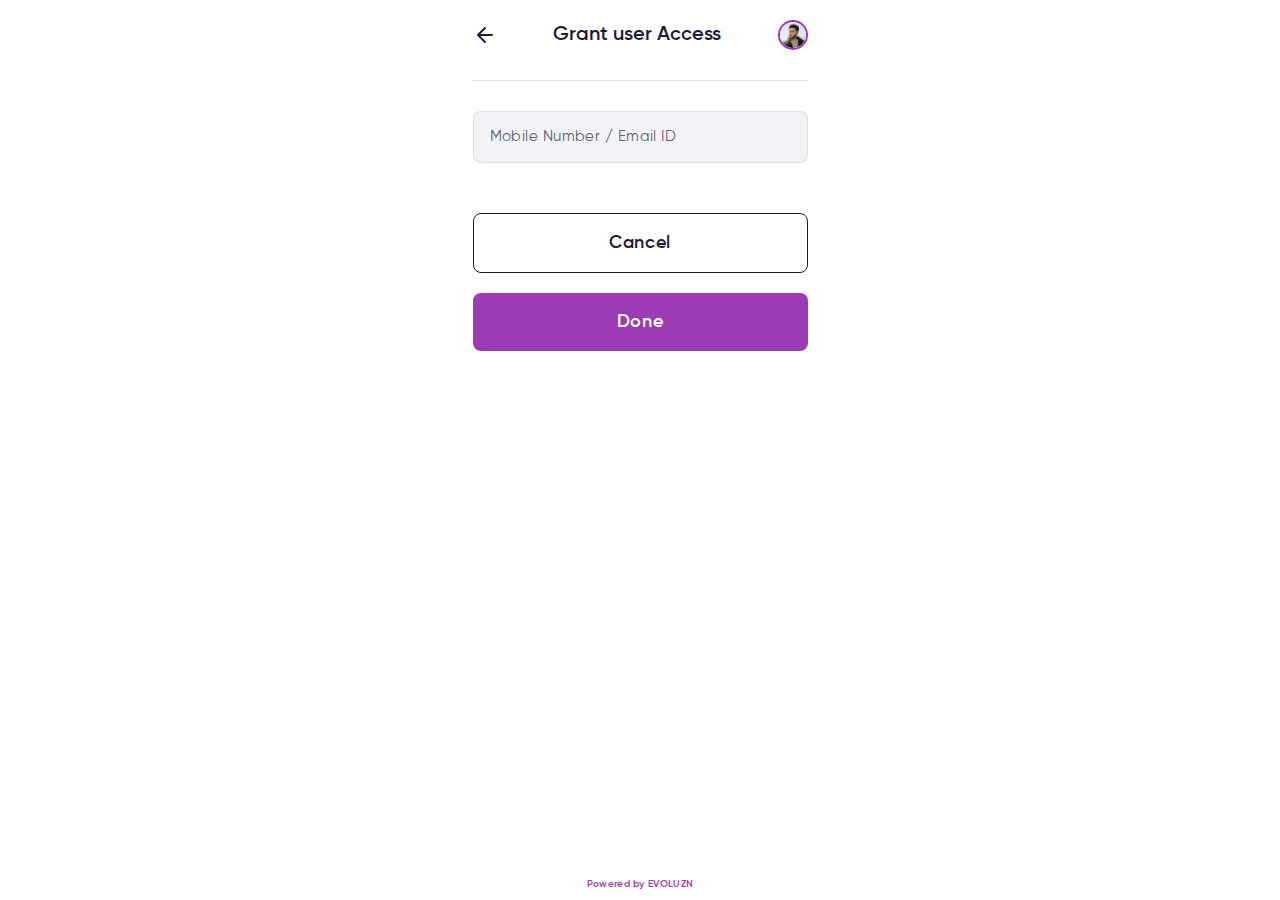
<file: grant-user-access.html>
<!doctype html>
<html lang="en">
  <head>
    <!-- Required meta tags -->
    <meta charset="utf-8">
    <meta name="viewport" content="width=device-width, initial-scale=1">

    <!-- CSS -->
    <link rel="stylesheet" type="text/css" href="css/bootstrap.min.css">
    <link rel="stylesheet" type="text/css" href="css/animate.css">
    <link rel="stylesheet" type="text/css" href="css/nice-select.css">
    <link rel="stylesheet" type="text/css" href="css/style.css">
    <link rel="stylesheet" type="text/css" href="css/responsive.css">

    <link rel="icon" href="images/favicon.png" type="image/gif" sizes="16x16">

    <title>Evoluzn</title>
  </head>
  <body>
    <section class="change-password-sec">
      <div class="container">
        <div class="top-logo-with-content-wraper">
          <div class="row">
            <div class="col-12">
              <div class="top-option-wraper">
                <div class="top-option-menu">
                  <a href="#">
                    <svg width="24" height="24" viewBox="0 0 24 24" fill="none" xmlns="http://www.w3.org/2000/svg">
                      <path d="M19 12H5M5 12L12 19M5 12L12 5" stroke="#1E1B39" stroke-width="2" stroke-linecap="round" stroke-linejoin="round"/>
                    </svg>
                  </a>
                </div>
                <div class="top-option-title">
                  <h2>Grant user Access</h2>
                </div>
                <div class="top-option-profile">
                  <img src="images/user.png" alt="#">
                </div>
              </div>
            </div>
          </div>
        </div>

        <div class="change-password-main">
          <div class="row">
            <div class="col-12">

              <!-- Use this part for grant user access input -->

              <div class="input-form-wraper wow fadeInUp">
                <form>
                  <div class="form-input input-design">
                    <input type="email" name="emai" placeholder="Mobile Number / Email ID">
                  </div>
                  <a href="#" class="cancel-btn">Cancel</a>
                  <button class="theme-btn-full hover-shadow" type="submit">Done</button>
                </form>
              </div>

              <!-- Use this part for grant user access OTP input -->

              <!-- <div class="input-form-wraper wow fadeInUp">
                <form>
                  <div class="grant-user-access-otp-title">
                    <h3>Enter OTP Recived by User</h3>
                  </div>
                  <div class="form-input input-design opt-input-box">
                    <input type="text" name="" placeholder="2">
                    <input type="text" name="" placeholder="3">
                    <input type="text" name="" placeholder="0">
                    <input type="text" name="" placeholder="5">
                    <input type="text" name="" placeholder="8">
                    <input type="text" name="" placeholder="6">
                  </div>
                  <a href="#" class="cancel-btn">Cancel</a>
                  <button class="theme-btn-full hover-shadow" type="submit">Done</button>
                </form>
              </div> -->

            </div>
          </div>
        </div>

      </div>
    </section>

    <section id="footer">
      <div class="container">
        <div class="row">
          <div class="col-12">
            <div class="powered-by wow fadeInUp">
              <p>Powered by EVOLUZN</p>
            </div>
          </div>
        </div>
      </div>
    </section>
    
    


    <!-- JS -->
    <script src="https://ajax.googleapis.com/ajax/libs/jquery/3.5.1/jquery.min.js"></script>
    <script src="https://cdn.jsdelivr.net/npm/@popperjs/core@2.9.3/dist/umd/popper.min.js"></script>
    <script src="js/bootstrap.min.js"></script>
    <script src="js/jquery.nice-select.min.js"></script>
    <script src="js/progress.js"></script>
    <script src="js/wow.min.js"></script>
    <script src="js/main.js"></script>
    
  </body>
</html>
</file>
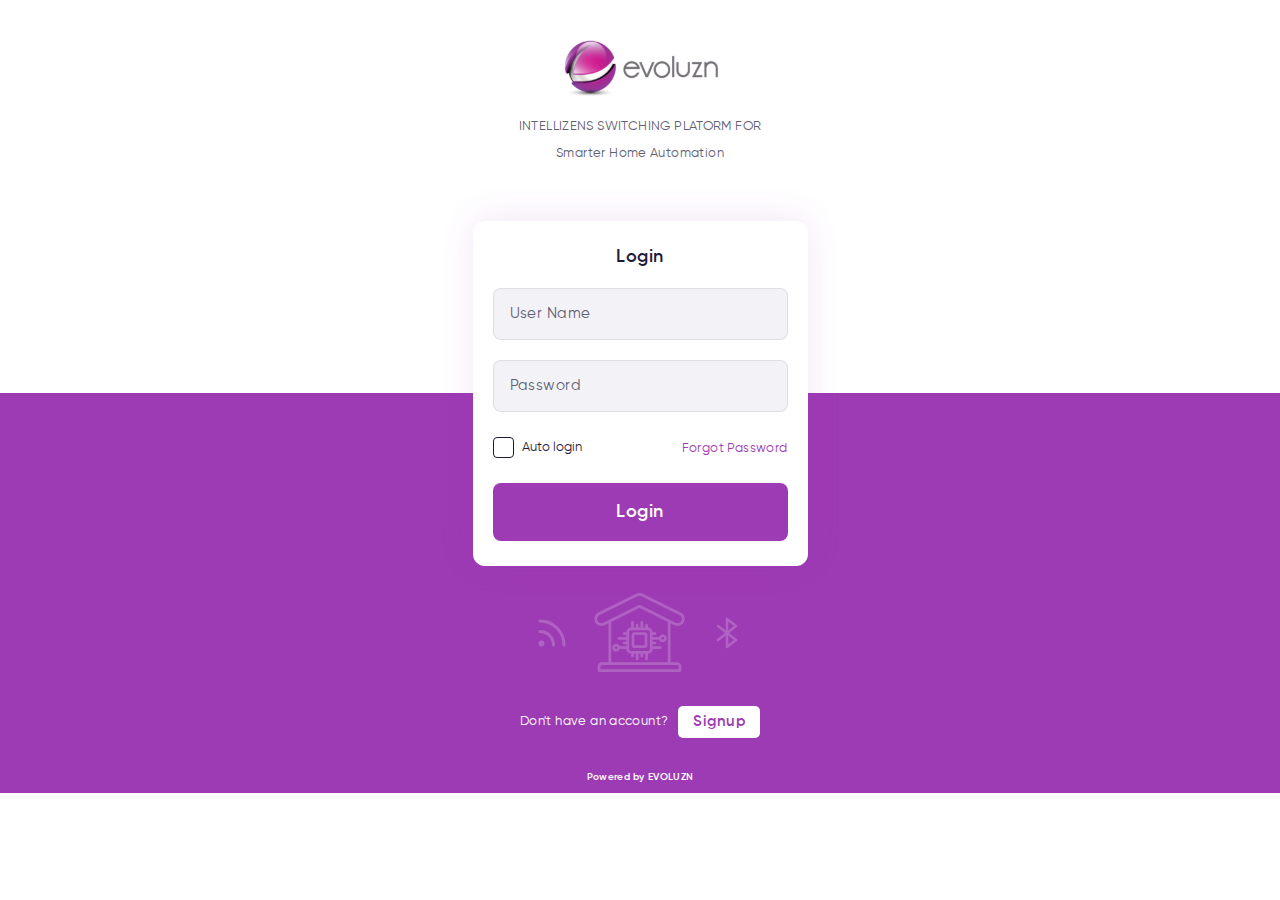
<file: login.html>
<!doctype html>
<html lang="en">
  <head>
    <!-- Required meta tags -->
    <meta charset="utf-8">
    <meta name="viewport" content="width=device-width, initial-scale=1">

    <!-- CSS -->
    <link rel="stylesheet" type="text/css" href="css/bootstrap.min.css">
    <link rel="stylesheet" type="text/css" href="css/animate.css">
    <link rel="stylesheet" type="text/css" href="css/nice-select.css">
    <link rel="stylesheet" type="text/css" href="css/style.css">
    <link rel="stylesheet" type="text/css" href="css/responsive.css">

    <link rel="icon" href="images/favicon.png" type="image/gif" sizes="16x16">

    <title>Evoluzn</title>
  </head>
  <body>
    <section class="screen-mid-content">
      <div class="container">
        <div class="top-logo-with-content-wraper">
          <div class="row">
            <div class="col-12">
              <div class="top-logo-with-content wow fadeInUp">
                <a href="#">
                  <img src="images/logo.svg" alt="#">
                </a>
                <p class="text-uppercase">INTELLIZENS switching platorm for</p>
                <p>Smarter Home Automation</p>
              </div>
            </div>
          </div>
        </div>

        <div class="screen-mid-content-main">
          <div class="row">
            <div class="col-12">
              <div class="input-form-wraper cmt-50 wow fadeInUp">
                <form>
                  <div class="form-title">
                    <h2>Login</h2>
                  </div>
                  <div class="form-input input-design">
                    <input type="name" name="username" placeholder="User Name">
                    <input type="password" name="password" placeholder="Password">
                    <div class="custom-flex-with-justify">
                      <div class="checkbox-main">
                        <label class="checkbox-label">
                          Auto login
                          <input type="checkbox">
                          <span class="checkmark"></span>
                        </label>
                      </div>
                      <div class="forget-pass-link">
                        <a href="#">Forgot Password</a>
                      </div>
                    </div>
                  </div>
                  <button class="theme-btn-full hover-shadow" type="submit">Login</button>
                </form>
              </div>
            </div>
          </div>
        </div>

        <div class="screen-mid-content-footer">
          <div class="row">
            <div class="col-12">
              <div class="screen-mid-content-footer-icons wow fadeInUp">
                <img src="images/wifi-white.svg" alt="#">
                <img src="images/home-white.svg" alt="#">
                <img src="images/bluetooth-white.svg" alt="#">
              </div>

              <div class="footer-bottom-link wow fadeInUp">
                <p>Don't have an account?</p>
                <a href="#">Signup</a>
              </div>
            </div>

            <div class="col-12">
              <div class="powered-by color-white wow fadeInUp">
                <p>Powered by EVOLUZN</p>
              </div>
            </div>

          </div>
        </div>

      </div>
    </section>
    
    


    <!-- JS -->
    <script src="https://ajax.googleapis.com/ajax/libs/jquery/3.5.1/jquery.min.js"></script>
    <script src="https://cdn.jsdelivr.net/npm/@popperjs/core@2.9.3/dist/umd/popper.min.js"></script>
    <script src="js/bootstrap.min.js"></script>
    <script src="js/jquery.nice-select.min.js"></script>
    <script src="js/progress.js"></script>
    <script src="js/wow.min.js"></script>
    <script src="js/main.js"></script>
    
  </body>
</html>
</file>
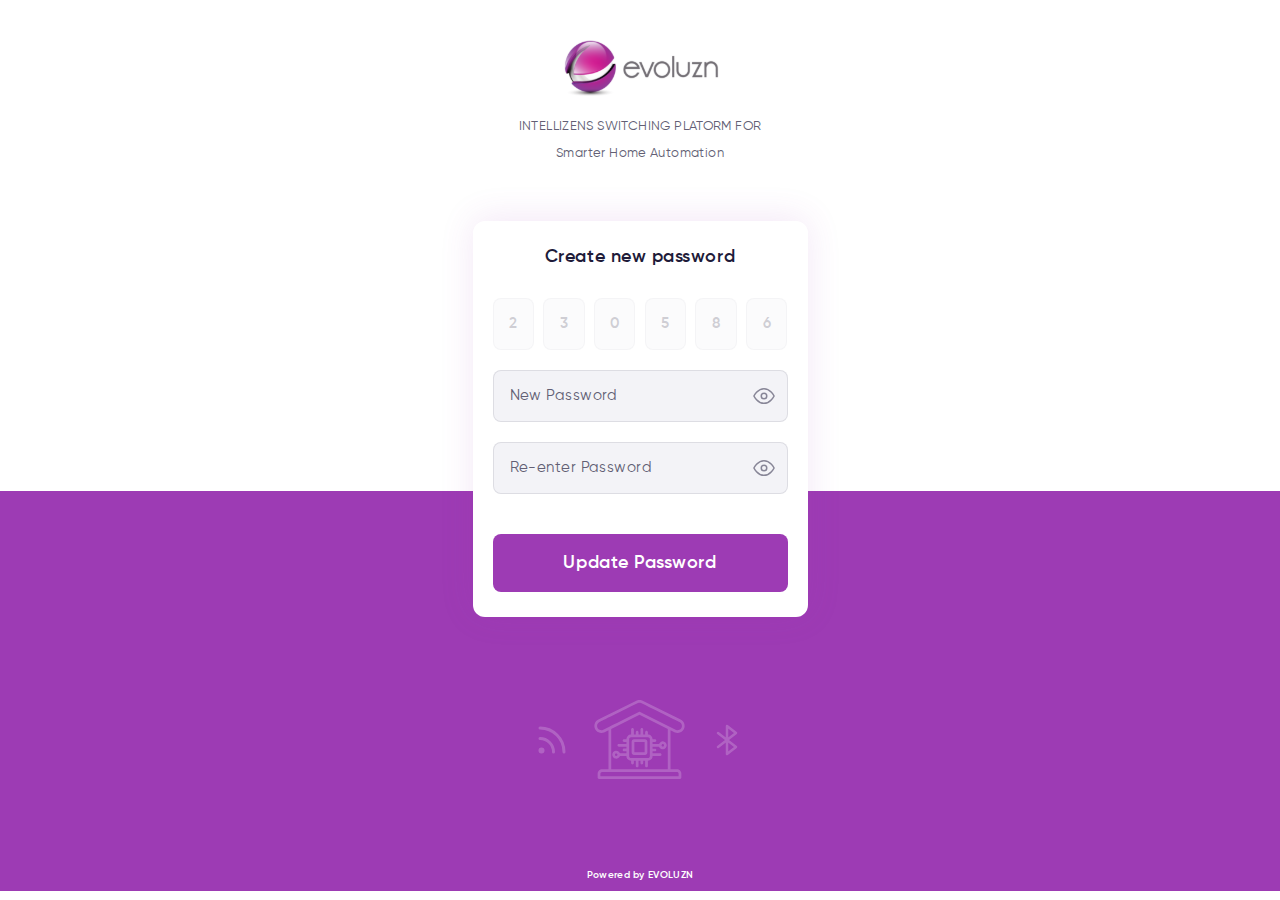
<file: OTP.html>
<!doctype html>
<html lang="en">
  <head>
    <!-- Required meta tags -->
    <meta charset="utf-8">
    <meta name="viewport" content="width=device-width, initial-scale=1">

    <!-- CSS -->
    <link rel="stylesheet" type="text/css" href="css/bootstrap.min.css">
    <link rel="stylesheet" type="text/css" href="css/animate.css">
    <link rel="stylesheet" type="text/css" href="css/nice-select.css">
    <link rel="stylesheet" type="text/css" href="css/style.css">
    <link rel="stylesheet" type="text/css" href="css/responsive.css">

    <link rel="icon" href="images/favicon.png" type="image/gif" sizes="16x16">

    <title>Evoluzn</title>
  </head>
  <body>
    <section class="screen-mid-content otp-screen">
      <div class="container">
        <div class="top-logo-with-content-wraper">
          <div class="row">
            <div class="col-12">
              <div class="top-logo-with-content wow fadeInUp">
                <a href="#">
                  <img src="images/logo.svg" alt="#">
                </a>
                <p class="text-uppercase">INTELLIZENS switching platorm for</p>
                <p>Smarter Home Automation</p>
              </div>
            </div>
          </div>
        </div>

        <div class="screen-mid-content-main">
          <div class="row">
            <div class="col-12">
              <!-- This is the part for OTP method option -->
              
              <!-- <div class="input-form-wraper input-radio-form cmt-50 wow fadeInUp">
                <form>
                  <div class="form-title">
                    <h2>Choose method to send OPT</h2>
                  </div>
                  <div class="form-input input-design">
                    <label class="checkbox-label font-600">
                      Email : bshants@gmail.com
                      <input type="radio" checked="checked" name="radio">
                      <span class="checkmark"></span>
                    </label>
                    <label class="checkbox-label">
                      Mobile : +91 8975598268
                      <input type="radio" checked="checked" name="radio">
                      <span class="checkmark"></span>
                    </label>
                  </div>
                  <button class="theme-btn-full hover-shadow" type="submit">Send OTP</button>
                </form>
              </div> -->

              <!-- This is the part for enter the OTP code -->
              <!-- <div class="input-form-wraper input-radio-form cmt-50 wow fadeInUp">
                <form>
                  <div class="form-title">
                    <h2>Enter OTP send to your Email</h2>
                    <p>bshants@gmail.com</p>
                  </div>

                  <div class="form-input input-design opt-input-box">
                    <input type="text" name="" placeholder="2">
                    <input type="text" name="" placeholder="3">
                    <input type="text" name="" placeholder="0">
                    <input type="text" name="" placeholder="5">
                    <input type="text" name="" placeholder="8">
                    <input type="text" name="" placeholder="6">
                  </div>
                  <div class="resend-otp">
                    <a href="#" class="theme-link">Resend OTP</a>
                  </div>
                  
                  <button class="theme-btn-full hover-shadow" type="submit">Verify</button>
                </form>
              </div> -->

              <!-- This is the part for enter a new password -->
              <div class="input-form-wraper input-radio-form cmt-50 wow fadeInUp">
                <form>
                  <div class="form-title">
                    <h2>Create new password</h2>
                  </div>
                  <div class="form-input input-design opt-input-box opacity-3">
                    <input type="text" name="" placeholder="2">
                    <input type="text" name="" placeholder="3">
                    <input type="text" name="" placeholder="0">
                    <input type="text" name="" placeholder="5">
                    <input type="text" name="" placeholder="8">
                    <input type="text" name="" placeholder="6">
                  </div>
                  <div class="form-input input-design">
                    <div class="button-on-input">
                      <input type="password" name="password" placeholder="New Password">
                      <!-- If you want then you can use button tag instead of span tag, The design will be the same-->
                      <span>
                        <img src="images/eye.svg" alt="#">
                      </span>
                    </div>
                    <div class="button-on-input">
                      <input type="password" name="password" placeholder="Re-enter Password">
                      <!-- If you want then you can use button tag instead of span tag, The design will be the same-->
                      <span>
                        <img src="images/eye.svg" alt="#">
                      </span>
                    </div>
                  </div>
                  
                  <button class="theme-btn-full hover-shadow" type="submit">Update Password</button>
                </form>
              </div>
            </div>
          </div>
        </div>

        <div class="screen-mid-content-footer">
          <div class="row">
            <div class="col-12">
              <div class="screen-mid-content-footer-icons wow fadeInUp">
                <img src="images/wifi-white.svg" alt="#">
                <img src="images/home-white.svg" alt="#">
                <img src="images/bluetooth-white.svg" alt="#">
              </div>
            </div>

            <div class="col-12">
              <div class="powered-by color-white wow fadeInUp">
                <p>Powered by EVOLUZN</p>
              </div>
            </div>

          </div>
        </div>

      </div>
    </section>
    
    


    <!-- JS -->
    <script src="https://ajax.googleapis.com/ajax/libs/jquery/3.5.1/jquery.min.js"></script>
    <script src="https://cdn.jsdelivr.net/npm/@popperjs/core@2.9.3/dist/umd/popper.min.js"></script>
    <script src="js/bootstrap.min.js"></script>
    <script src="js/jquery.nice-select.min.js"></script>
    <script src="js/progress.js"></script>
    <script src="js/wow.min.js"></script>
    <script src="js/main.js"></script>
    
  </body>
</html>
</file>
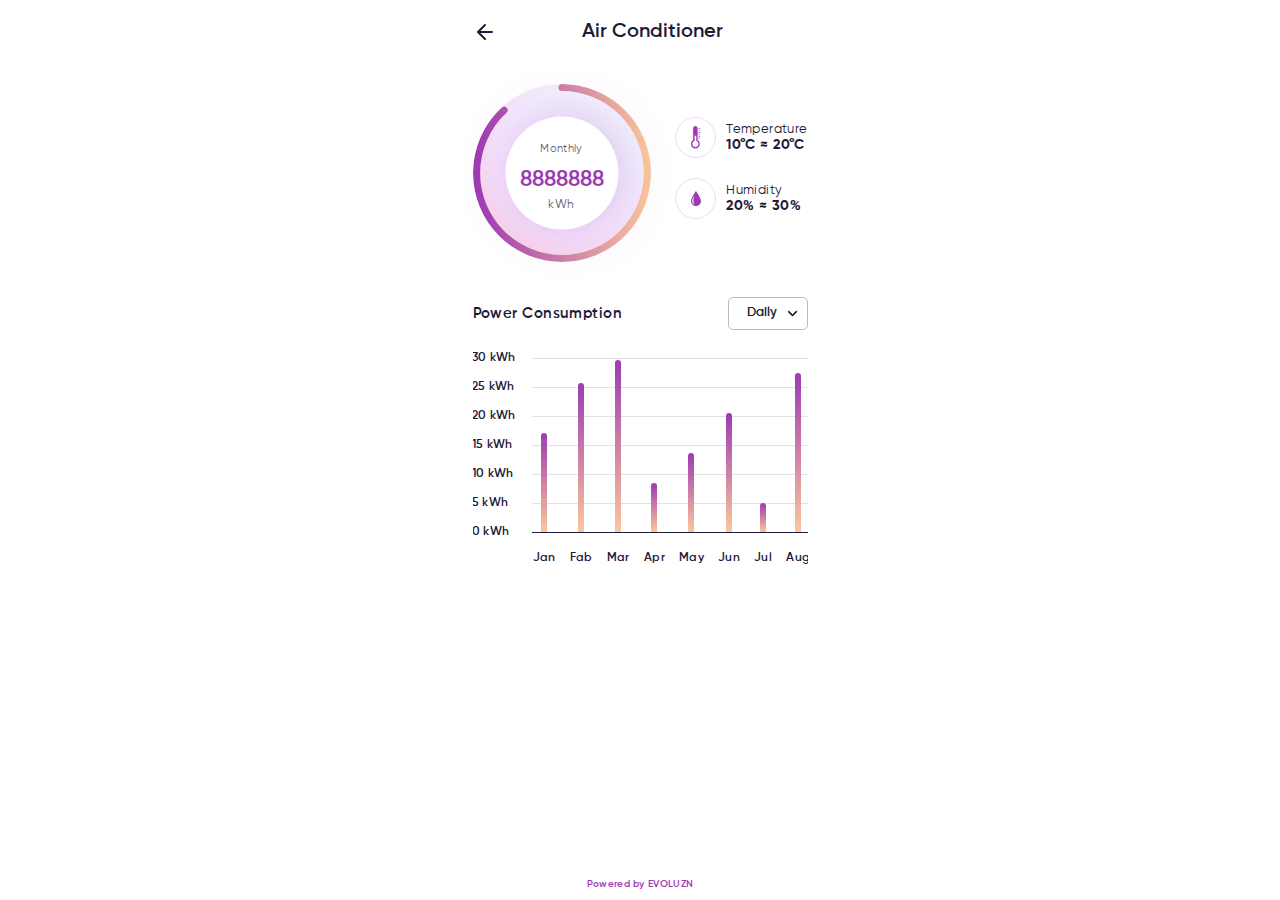
<file: power-usage.html>
<!doctype html>
<html lang="en">
  <head>
    <!-- Required meta tags -->
    <meta charset="utf-8">
    <meta name="viewport" content="width=device-width, initial-scale=1">

    <!-- CSS -->
    <link rel="stylesheet" type="text/css" href="css/bootstrap.min.css">
    <link rel="stylesheet" type="text/css" href="css/animate.css">
    <link rel="stylesheet" type="text/css" href="css/nice-select.css">
    <link rel="stylesheet" type="text/css" href="css/style.css">
    <link rel="stylesheet" type="text/css" href="css/responsive.css">

    <link rel="icon" href="images/favicon.png" type="image/gif" sizes="16x16">

    <title>Evoluzn</title>
  </head>
  <body>
    
    <section id="top-option">
      <div class="container">
        <div class="row">
          <div class="col-12">
            <div class="top-option-wraper">
              <div class="top-option-menu">
                <a href="#">
                  <svg width="24" height="24" viewBox="0 0 24 24" fill="none" xmlns="http://www.w3.org/2000/svg">
                    <path d="M19 12H5M5 12L12 19M5 12L12 5" stroke="#1E1B39" stroke-width="2" stroke-linecap="round" stroke-linejoin="round"/>
                  </svg>
                </a>
              </div>
              <div class="top-option-title">
                <h2>Air Conditioner</h2>
              </div>
              <div class="top-option-profile">
                <!-- <img src="images/user.png" alt="#"> -->
              </div>
            </div>
          </div>
        </div>
      </div>
    </section>
    <section id="power-usage">
      <div class="container">
        <div class="row">
          <div class="col-12">
            <div class="power-use-sec-wraper">
              <div class="progress-wraper wow fadeInUp">
                <svg class="progress" width="150" height="150" viewBox="0 0 150 150" data-value="8888888">
                  <defs>
                    <linearGradient id="linearColors" x1="0" y1="1" x2="0" y2="0">
                      <stop offset="0%" stop-color="#FCC899"></stop>
                      <stop offset="100%" stop-color="#9D3BB4"></stop>
                    </linearGradient>
                  </defs>
                  <circle class="progress-meter" cx="75" cy="75" r="72" stroke-width="6" />
                  <circle class="progress-value" cx="75" cy="75" r="72" stroke-width="6" stroke="url(#linearColors)" />
                </svg>
                <div class="progress-inner">
                  <p>Monthly</p>
                  <h3 class="percentage"></h3>
                  <span class="font-12">kWh</span>
                </div>
                <!-- <span class="percentage"></span> -->
              </div>



              <div class="power-usage-right-info wow fadeInUp">
                <div class="power-usage-right-wraper">
                  <div class="power-usage-right-image">
                    <img src="images/temperature.svg" alt="#">
                  </div>
                  <div class="power-usage-right-content">
                    <h4>Temperature</h4>
                    <h3>10°C ≈ 20°C</h3>
                  </div>
                </div>
                <div class="power-usage-right-wraper">
                  <div class="power-usage-right-image">
                    <img src="images/humidity.svg" alt="#">
                  </div>
                  <div class="power-usage-right-content">
                    <h4>Humidity</h4>
                    <h3>20% ≈ 30%</h3>
                  </div>
                </div>
              </div>
            </div>
          </div>
        </div>
      </div>
    </section>

    <section id="power-comsumption">
      <div class="container">
        <div class="row">
          <div class="col-12">
            <div class="power-comsumption-wraper">
              <div class="power-comsumption-title wow fadeInUp">
                <h4>Power Consumption</h4>
                <select>
                  <option>Daily</option>
                  <option>Weekly</option>
                  <option>Monthly</option>
                  <option>Yearly</option>
                  <option>Previous Year</option>
                </select>
              </div>
            </div>

            <div class="power-comsumption-data data-view-per-device wow fadeInUp">
                <div class="power-comsumption-data-kwh-number">
                  <p><span>30 kWh</span></p>
                  <p><span>25 kWh</span></p>
                  <p><span>20 kWh</span></p>
                  <p><span>15 kWh</span></p>
                  <p><span>10 kWh</span></p>
                  <p><span>5 kWh</span></p>
                  <p><span>0 kWh</span></p>
                </div>
                <div class="power-comsumption-data-month">
                  <div class="power-comsumption-data-month-name">
                    <p>Jan <span style="height: 100px;"></span></p>
                    <p>Fab <span style="height: 150px;"></span></p>
                    <p>Mar <span style="height: 173px;"></span></p>
                    <p>Apr <span style="height: 50px;"></span></p>
                    <p>May <span style="height: 80px;"></span></p>
                    <p>Jun <span style="height: 120px;"></span></p>
                    <p>Jul <span style="height: 30px;"></span></p>
                    <p>Aug <span style="height: 160px"></span></p>
                    <p>Sep <span style="height: 25px"></span></p>
                    <p>Oct <span style="height: 115px"></span></p>
                    <p>Nov <span style="height: 45px"></span></p>
                    <p>Dec <span style="height: 65px"></span></p>
                  </div>
                </div>
            </div>
          </div>
        </div>
      </div>
    </section>


    <section id="footer">
      <div class="container">
        <div class="row">
          <div class="col-12">
            <div class="powered-by wow fadeInUp">
              <p>Powered by EVOLUZN</p>
            </div>
          </div>
        </div>
      </div>
    </section>







    <div class="offcanvas offcanvas-start" tabindex="-1" id="offcanvasExample" aria-labelledby="offcanvasExampleLabel">
      <div class="offcanvas-header">
        <div class="sidebar-menu-profile">
          <div class="top-option-profile">
            <img src="images/user.png" alt="#">
          </div>
          <div class="sidebar-user-name">
            <h2>John Deo</h2>
            <span>ID: 202321</span>
          </div>
        </div>
        <button type="button" data-bs-dismiss="offcanvas" aria-label="Close">
          <svg width="24" height="24" viewBox="0 0 24 24" fill="none" xmlns="http://www.w3.org/2000/svg" opacity="0.7">
          <path d="M18 6L6 18" stroke="#1E1B39" stroke-width="2" stroke-linecap="round" stroke-linejoin="round"/>
          <path d="M6 6L18 18" stroke="#1E1B39" stroke-width="2" stroke-linecap="round" stroke-linejoin="round"/>
          </svg>

        </button>
      </div>
      <div class="offcanvas-body">
        <div class="sidebar-menu">
          <ul>
            <li>
              <a href="#">
                <svg width="22" height="22" viewBox="0 0 22 22" fill="none" xmlns="http://www.w3.org/2000/svg">
                  <path d="M17.4167 10.0834H4.58333C3.57081 10.0834 2.75 10.9042 2.75 11.9167V18.3334C2.75 19.3459 3.57081 20.1667 4.58333 20.1667H17.4167C18.4292 20.1667 19.25 19.3459 19.25 18.3334V11.9167C19.25 10.9042 18.4292 10.0834 17.4167 10.0834Z" stroke="#9D3BB4" stroke-width="1.5" stroke-linecap="round" stroke-linejoin="round"/>
                  <path d="M6.4165 10.0834V6.41671C6.4165 5.20113 6.89939 4.03534 7.75893 3.1758C8.61847 2.31626 9.78426 1.83337 10.9998 1.83337C12.2154 1.83337 13.3812 2.31626 14.2407 3.1758C15.1003 4.03534 15.5832 5.20113 15.5832 6.41671V10.0834" stroke="#9D3BB4" stroke-width="1.5" stroke-linecap="round" stroke-linejoin="round"/>
                </svg>
                Change Password
              </a>
            </li>
            <li>
              <a href="#">
                <svg width="22" height="22" viewBox="0 0 22 22" fill="none" xmlns="http://www.w3.org/2000/svg">
                  <path d="M11.0002 20.1667C16.0628 20.1667 20.1668 16.0627 20.1668 11C20.1668 5.93743 16.0628 1.83337 11.0002 1.83337C5.93755 1.83337 1.8335 5.93743 1.8335 11C1.8335 16.0627 5.93755 20.1667 11.0002 20.1667Z" stroke="#9D3BB4" stroke-width="1.5" stroke-linecap="round" stroke-linejoin="round"/>
                  <path d="M11 5.5V11L14.6667 12.8333" stroke="#9D3BB4" stroke-width="1.5" stroke-linecap="round" stroke-linejoin="round"/>
                </svg>
                Schedule Device
              </a>
            </li>
            <li>
              <a href="#">
                <svg width="22" height="22" viewBox="0 0 22 22" fill="none" xmlns="http://www.w3.org/2000/svg">
                  <path d="M14.6665 19.25V17.4167C14.6665 16.4442 14.2802 15.5116 13.5926 14.8239C12.9049 14.1363 11.9723 13.75 10.9998 13.75H4.58317C3.61071 13.75 2.67808 14.1363 1.99045 14.8239C1.30281 15.5116 0.916504 16.4442 0.916504 17.4167V19.25" stroke="#9D3BB4" stroke-width="1.5" stroke-linecap="round" stroke-linejoin="round"/>
                  <path d="M7.79167 10.0833C9.81671 10.0833 11.4583 8.44171 11.4583 6.41667C11.4583 4.39162 9.81671 2.75 7.79167 2.75C5.76662 2.75 4.125 4.39162 4.125 6.41667C4.125 8.44171 5.76662 10.0833 7.79167 10.0833Z" stroke="#9D3BB4" stroke-width="1.5" stroke-linecap="round" stroke-linejoin="round"/>
                  <path d="M15.5835 10.0833L17.4168 11.9167L21.0835 8.25" stroke="#9D3BB4" stroke-width="1.5" stroke-linecap="round" stroke-linejoin="round"/>
                </svg>
                Grant user Access
              </a>
            </li>
            <li>
              <a href="#">
                <svg width="22" height="22" viewBox="0 0 22 22" fill="none" xmlns="http://www.w3.org/2000/svg">
                  <path d="M11.0002 20.1667C16.0628 20.1667 20.1668 16.0627 20.1668 11C20.1668 5.93743 16.0628 1.83337 11.0002 1.83337C5.93755 1.83337 1.8335 5.93743 1.8335 11C1.8335 16.0627 5.93755 20.1667 11.0002 20.1667Z" stroke="#9D3BB4" stroke-width="1.5" stroke-linecap="round" stroke-linejoin="round"/>
                  <path d="M8.33252 8.25003C8.54803 7.6374 8.97341 7.1208 9.53331 6.79174C10.0932 6.46268 10.7515 6.34239 11.3916 6.45219C12.0317 6.56198 12.6123 6.89476 13.0305 7.3916C13.4487 7.88844 13.6777 8.51726 13.6767 9.1667C13.6767 11 10.9267 11.9167 10.9267 11.9167" stroke="#9D3BB4" stroke-width="1.5" stroke-linecap="round" stroke-linejoin="round"/>
                  <path d="M11 15.5834H11.01" stroke="#9D3BB4" stroke-width="2" stroke-linecap="round" stroke-linejoin="round"/>
                </svg>
                Support
              </a>
            </li>
            <li>
              <a href="#">
                <svg width="22" height="22" viewBox="0 0 22 22" fill="none" xmlns="http://www.w3.org/2000/svg">
                  <path d="M11.0002 20.1666C16.0628 20.1666 20.1668 16.0626 20.1668 11C20.1668 5.93737 16.0628 1.83331 11.0002 1.83331C5.93755 1.83331 1.8335 5.93737 1.8335 11C1.8335 16.0626 5.93755 20.1666 11.0002 20.1666Z" stroke="#9D3BB4" stroke-width="1.5" stroke-linecap="round" stroke-linejoin="round"/>
                  <path d="M11 14.6667V11" stroke="#9D3BB4" stroke-width="1.5" stroke-linecap="round" stroke-linejoin="round"/>
                  <path d="M11 7.33331H11.01" stroke="#9D3BB4" stroke-width="1.5" stroke-linecap="round" stroke-linejoin="round"/>
                </svg>
                Helpful Information
              </a>
            </li>
            
          </ul>
          <div class="logout-link">
            <a href="#">
              <svg width="22" height="22" viewBox="0 0 22 22" fill="none" xmlns="http://www.w3.org/2000/svg">
                <path d="M8.25 19.25H4.58333C4.0971 19.25 3.63079 19.0568 3.28697 18.713C2.94315 18.3692 2.75 17.9029 2.75 17.4167V4.58333C2.75 4.0971 2.94315 3.63079 3.28697 3.28697C3.63079 2.94315 4.0971 2.75 4.58333 2.75H8.25" stroke="#FFA95E" stroke-width="2" stroke-linecap="round" stroke-linejoin="round"/>
                <path d="M14.6665 15.5834L19.2498 11L14.6665 6.41669" stroke="#FFA95E" stroke-width="2" stroke-linecap="round" stroke-linejoin="round"/>
                <path d="M19.25 11H8.25" stroke="#FFA95E" stroke-width="2" stroke-linecap="round" stroke-linejoin="round"/>
              </svg>
              Log out
            </a>
          </div>
        </div>
      </div>
    </div>


    <!-- JS -->
    <script src="https://ajax.googleapis.com/ajax/libs/jquery/3.5.1/jquery.min.js"></script>
    <script src="https://cdn.jsdelivr.net/npm/@popperjs/core@2.9.3/dist/umd/popper.min.js"></script>
    <script src="js/bootstrap.min.js"></script>
    <script src="js/jquery.nice-select.min.js"></script>
    <script src="js/progress.js"></script>
    <script src="js/wow.min.js"></script>
    <script src="js/main.js"></script>
    
  </body>
</html>
</file>
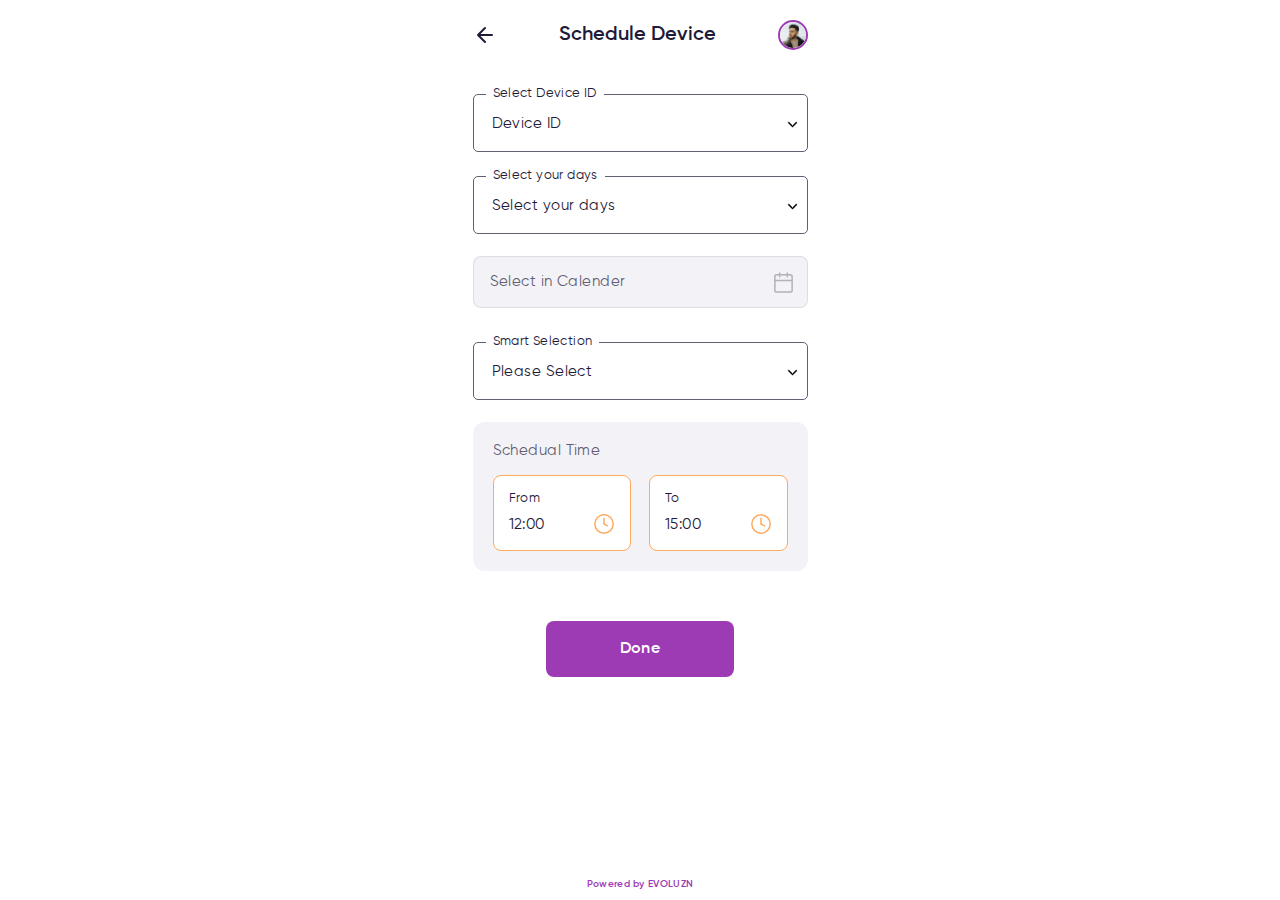
<file: schedule-device.html>
<!doctype html>
<html lang="en">
  <head>
    <!-- Required meta tags -->
    <meta charset="utf-8">
    <meta name="viewport" content="width=device-width, initial-scale=1">

    <!-- CSS -->
    <link rel="stylesheet" type="text/css" href="css/bootstrap.min.css">
    <link rel="stylesheet" type="text/css" href="css/animate.css">
    <link rel="stylesheet" type="text/css" href="css/nice-select.css">
    <link rel="stylesheet" type="text/css" href="css/style.css">
    <link rel="stylesheet" type="text/css" href="css/responsive.css">

    <link rel="icon" href="images/favicon.png" type="image/gif" sizes="16x16">

    <title>Evoluzn</title>
  </head>
  <body>
    
    <section id="top-option">
      <div class="container">
        <div class="row">
          <div class="col-12">
            <div class="top-option-wraper">
              <div class="top-option-menu">
                <a href="#">
                  <svg width="24" height="24" viewBox="0 0 24 24" fill="none" xmlns="http://www.w3.org/2000/svg">
                    <path d="M19 12H5M5 12L12 19M5 12L12 5" stroke="#1E1B39" stroke-width="2" stroke-linecap="round" stroke-linejoin="round"/>
                  </svg>
                </a>
              </div>
              <div class="top-option-title">
                <h2>Schedule Device</h2>
              </div>
              <div class="top-option-profile">
                <img src="images/user.png" alt="#">
              </div>
            </div>
          </div>
        </div>
      </div>
    </section>

    <section id="add-device-sec">
      <div class="container">
        <div class="row">
          <div class="col-12">
            <div class="add-device-form-wraper form-input input-design">
              <form action="" method="">

                <div class="select-option-design wow fadeInUp">
                  <label>Select Device ID</label>
                  <select>
                    <option selected="selected" disabled="disabled" class="disabled">Device ID</option>
                    <option>Device ID 1</option>
                    <option>Device ID 2</option>
                    <option>Device ID 3</option>
                    <option>Device ID 4</option>
                    <option>Device ID 5</option>
                  </select>
                </div>
                <div class="select-option-design wow fadeInUp">
                  <label>Select your days</label>
                  <select>
                    <option selected="selected" disabled="disabled" class="disabled">Select your days</option>
                    <option>Sunday</option>
                    <option>Monday</option>
                    <option>Tuesday</option>
                  </select>
                </div>

                
                <div class="button-on-input calender-input">
                  <input type="text" name="select-in-calender" placeholder="Select in Calender">
                  <!-- If you want then you can use button tag instead of span tag, The design will be the same-->
                  <span>
                    <img src="images/calender.svg" alt="#">
                  </span>
                </div>
                
                <div class="select-option-design wow fadeInUp">
                  <label>Smart Selection</label>
                  <select>
                    <option selected="selected" disabled="disabled" class="disabled">Please Select</option>
                    <option>Selection 1</option>
                    <option>Selection 2</option>
                    <option>Selection 3</option>
                    <option>Selection 4</option>
                    <option>Selection 5</option>
                  </select>
                </div>

                <div class="schedule-time">
                  <h2>Schedual Time</h2>
                  <div class="schedule-time-wraper">
                    <div class="select-time-from">
                      <label>From</label>
                      <select>
                        <option>10:00</option>
                        <option>11:00</option>
                        <option selected="">12:00</option>
                        <option>13:00</option>
                        <option>14:00</option>
                        <option>15:00</option>
                      </select>
                    </div>
                    <div class="select-time-to">
                      <label>To</label>
                      <select>
                        <option>12:00</option>
                        <option>13:00</option>
                        <option>14:00</option>
                        <option selected="">15:00</option>
                      </select>
                    </div>
                  </div>
                </div>
                

                <div class="add-device-done wow fadeInUp">
                  <button type="submit" class="hover-shadow">Done</button>
                </div>
              </form>
            </div>
          </div>
        </div>
      </div>
    </section>

    


    <section id="footer">
      <div class="container">
        <div class="row">
          <div class="col-12">
            <div class="powered-by wow fadeInUp">
              <p>Powered by EVOLUZN</p>
            </div>
          </div>
        </div>
      </div>
    </section>


    <!-- JS -->
    <script src="https://ajax.googleapis.com/ajax/libs/jquery/3.5.1/jquery.min.js"></script>
    <script src="https://cdn.jsdelivr.net/npm/@popperjs/core@2.9.3/dist/umd/popper.min.js"></script>
    <script src="js/bootstrap.min.js"></script>
    <script src="js/jquery.nice-select.min.js"></script>
    <script src="js/progress.js"></script>
    <script src="js/wow.min.js"></script>
    <script src="js/main.js"></script>
    
  </body>
</html>
</file>
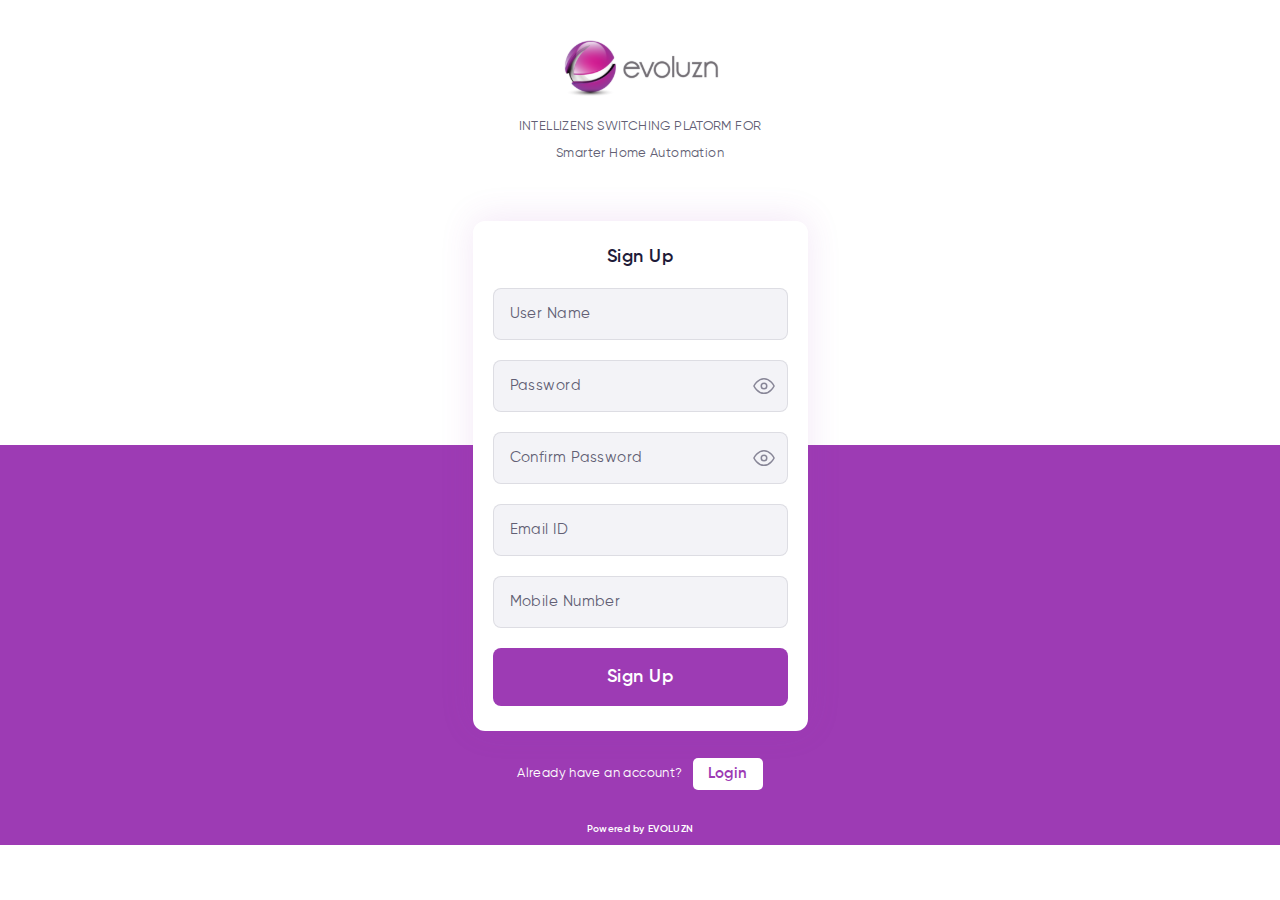
<file: signup.html>
<!doctype html>
<html lang="en">
  <head>
    <!-- Required meta tags -->
    <meta charset="utf-8">
    <meta name="viewport" content="width=device-width, initial-scale=1">

    <!-- CSS -->
    <link rel="stylesheet" type="text/css" href="css/bootstrap.min.css">
    <link rel="stylesheet" type="text/css" href="css/animate.css">
    <link rel="stylesheet" type="text/css" href="css/nice-select.css">
    <link rel="stylesheet" type="text/css" href="css/style.css">
    <link rel="stylesheet" type="text/css" href="css/responsive.css">

    <link rel="icon" href="images/favicon.png" type="image/gif" sizes="16x16">
    <script src="https://ajax.googleapis.com/ajax/libs/jquery/3.3.1/jquery.min.js"></script>
    <title>Evoluzn</title>
  </head>
  <body>
    <section class="screen-mid-content">
      <div class="container">
        <div class="top-logo-with-content-wraper">
          <div class="row">
            <div class="col-12">
              <div class="top-logo-with-content wow fadeInUp">
                <a href="#">
                  <img src="images/logo.svg" alt="#">
                </a>
                <p class="text-uppercase">INTELLIZENS switching platorm for</p>
                <p>Smarter Home Automation</p>
              </div>
            </div>
          </div>
        </div>

        <div class="screen-mid-content-main">
          <div class="row">
            <div class="col-12">
              <div class="input-form-wraper cmt-50 wow fadeInUp">
                <form>
                  <div class="form-title">
                    <h2>Sign Up</h2>
                  </div>
                  <div class="form-input input-design">
                    <input type="name" name="username" placeholder="User Name">
                    <div class="button-on-input">
                      <input type="password" name="password" placeholder="Password">
                      <!-- If you want then you can use button tag instead of span tag, The design will be the same-->
                      <span>
                        <img src="images/eye.svg" alt="#">
                      </span>
                    </div>
                    <div class="button-on-input">
                      <input type="password" name="password" placeholder="Confirm Password">
                      <!-- If you want then you can use button tag instead of span tag, The design will be the same-->
                      <span>
                        <img src="images/eye.svg" alt="#">
                      </span>
                    </div>
                    <input type="email" name="emai" placeholder="Email ID">
                    <input type="number" name="mobile" placeholder="Mobile Number">
                  </div>
                  <button class="theme-btn-full hover-shadow" type="submit">Sign Up</button>
                </form>
              </div>
            </div>
          </div>
        </div>

        <div class="screen-mid-content-footer">
          <div class="row">
            <div class="col-12">
              <div class="footer-bottom-link wow fadeInUp">
                <p>Already have an account?</p>
                <a href="#">Login</a>
              </div>
            </div>

            <div class="col-12">
              <div class="powered-by color-white wow fadeInUp">
                <p>Powered by EVOLUZN</p>
              </div>
            </div>

          </div>
        </div>

      </div>
    </section>
    
    


    <!-- JS -->
    <script src="https://ajax.googleapis.com/ajax/libs/jquery/3.5.1/jquery.min.js"></script>
    <script src="https://cdn.jsdelivr.net/npm/@popperjs/core@2.9.3/dist/umd/popper.min.js"></script>
    <script src="js/bootstrap.min.js"></script>
    <script src="js/jquery.nice-select.min.js"></script>
    <script src="js/progress.js"></script>
    <script src="js/wow.min.js"></script>
    <script src="js/main.js"></script>
    
  </body>
</html>
</file>
<file: css/nice-select.css>
.nice-select {
  -webkit-tap-highlight-color: transparent;
  background-color: #fff;
  border-radius: 5px;
  border: solid 1px #e8e8e8;
  box-sizing: border-box;
  clear: both;
  cursor: pointer;
  display: block;
  float: left;
  font-family: inherit;
  font-size: 14px;
  font-weight: normal;
  height: 42px;
  line-height: 40px;
  outline: none;
  padding-left: 18px;
  padding-right: 30px;
  position: relative;
  text-align: left !important;
  -webkit-transition: all 0.2s ease-in-out;
  transition: all 0.2s ease-in-out;
  -webkit-user-select: none;
     -moz-user-select: none;
      -ms-user-select: none;
          user-select: none;
  white-space: nowrap;
  width: auto; }
  .nice-select:hover {
    border-color: #dbdbdb; }
  .nice-select:active, .nice-select.open, .nice-select:focus {
    border-color: #999; }
  .nice-select:after {
    border-bottom: 2px solid #999;
    border-right: 2px solid #999;
    content: '';
    display: block;
    height: 5px;
    margin-top: -4px;
    pointer-events: none;
    position: absolute;
    right: 12px;
    top: 50%;
    -webkit-transform-origin: 66% 66%;
        -ms-transform-origin: 66% 66%;
            transform-origin: 66% 66%;
    -webkit-transform: rotate(45deg);
        -ms-transform: rotate(45deg);
            transform: rotate(45deg);
    -webkit-transition: all 0.15s ease-in-out;
    transition: all 0.15s ease-in-out;
    width: 5px; }
  .nice-select.open:after {
    -webkit-transform: rotate(-135deg);
        -ms-transform: rotate(-135deg);
            transform: rotate(-135deg); }
  .nice-select.open .list {
    opacity: 1;
    pointer-events: auto;
    -webkit-transform: scale(1) translateY(0);
        -ms-transform: scale(1) translateY(0);
            transform: scale(1) translateY(0); }
  .nice-select.disabled {
    border-color: #ededed;
    color: #999;
    pointer-events: none; }
    .nice-select.disabled:after {
      border-color: #cccccc; }
  .nice-select.wide {
    width: 100%; }
    .nice-select.wide .list {
      left: 0 !important;
      right: 0 !important; }
  .nice-select.right {
    float: right; }
    .nice-select.right .list {
      left: auto;
      right: 0; }
  .nice-select.small {
    font-size: 12px;
    height: 36px;
    line-height: 34px; }
    .nice-select.small:after {
      height: 4px;
      width: 4px; }
    .nice-select.small .option {
      line-height: 34px;
      min-height: 34px; }
  .nice-select .list {
    background-color: #fff;
    border-radius: 5px;
    box-shadow: 0 0 0 1px rgba(68, 68, 68, 0.11);
    box-sizing: border-box;
    margin-top: 4px;
    opacity: 0;
    overflow: hidden;
    padding: 0;
    pointer-events: none;
    position: absolute;
    top: 100%;
    left: 0;
    -webkit-transform-origin: 50% 0;
        -ms-transform-origin: 50% 0;
            transform-origin: 50% 0;
    -webkit-transform: scale(0.75) translateY(-21px);
        -ms-transform: scale(0.75) translateY(-21px);
            transform: scale(0.75) translateY(-21px);
    -webkit-transition: all 0.2s cubic-bezier(0.5, 0, 0, 1.25), opacity 0.15s ease-out;
    transition: all 0.2s cubic-bezier(0.5, 0, 0, 1.25), opacity 0.15s ease-out;
    z-index: 9; }
    .nice-select .list:hover .option:not(:hover) {
      background-color: transparent !important; }
  .nice-select .option {
    cursor: pointer;
    font-weight: 400;
    line-height: 40px;
    list-style: none;
    min-height: 40px;
    outline: none;
    padding-left: 18px;
    padding-right: 29px;
    text-align: left;
    -webkit-transition: all 0.2s;
    transition: all 0.2s; }
    .nice-select .option:hover, .nice-select .option.focus, .nice-select .option.selected.focus {
      background-color: #f6f6f6; }
    .nice-select .option.selected {
      font-weight: bold; }
    .nice-select .option.disabled {
      background-color: transparent;
      color: #999;
      cursor: default; }

.no-csspointerevents .nice-select .list {
  display: none; }

.no-csspointerevents .nice-select.open .list {
  display: block; }
</file>
<file: css/style.css>
@font-face {
    font-family: 'Gilroy';
    src: url('../fonts/Gilroy-Regular.woff2') format('woff2'),
        url('../fonts/Gilroy-Regular.woff') format('woff');
    font-weight: normal;
    font-style: normal;
    font-display: swap;
}

@font-face {
    font-family: 'Gilroy';
    src: url('../fonts/Gilroy-SemiBold.woff2') format('woff2'),
        url('../fonts/Gilroy-SemiBold.woff') format('woff');
    font-weight: 600;
    font-style: normal;
    font-display: swap;
}

@font-face {
    font-family: 'Gilroy';
    src: url('../fonts/Gilroy-Bold.woff2') format('woff2'),
        url('../fonts/Gilroy-Bold.woff') format('woff');
    font-weight: bold;
    font-style: normal;
    font-display: swap;
}

@font-face {
    font-family: 'Gilroy';
    src: url('../fonts/Gilroy-Light.woff2') format('woff2'),
        url('../fonts/Gilroy-Light.woff') format('woff');
    font-weight: 300;
    font-style: normal;
    font-display: swap;
}
h1, h2, h3, h4, h5, h6, p, ul{
	margin: 0px;
	padding: 0px;
}

:root {
	--theme-main: #9D3BB4;
	--theme-gray: #625F74;
	--theme-black: #1E1B39;
    --theme-offwhite: #E1E1E6;
	--white: #fff;
}
body{
	background: #fff;
	color: var(--theme-black);
	font-family: 'Gilroy';
    font-weight: normal;
    position: relative;
    min-height: 100vh;
}
a{
	display: inline-block;
	text-decoration: none !important;
	transition: .3s ease;
}
button{
    transition: .3s ease;
}
:focus-visible {
    outline: -webkit-focus-ring-color auto 0px;
}
input:focus{
    border: 1px solid var(--theme-main) !important;
}
.container {
    width: 335px;
    padding: 0;
}
section{
    width: 100%;
    margin: 0 auto;
}
.top-option-wraper {
    display: flex;
    justify-content: space-between;
    align-items: center;
    margin-top: 20px;
    margin-bottom: 20px;
}
.top-option-profile img {
    width: 30px;
    height: 30px;
    border: 2px solid var(--theme-main);
    border-radius: 100%;
}
.top-option-title h2 {
    font-size: 20px;
    font-weight: 600;
}
.power-uses-graph {
    height: 178px;
    width: 178px;
    border-radius: 100%;
    display: flex;
    align-items: center;
    justify-content: center;
    text-align: center;
    background: linear-gradient( 
131.06deg
 , #F9E1FF 14.5%, #F2F5FF 84.95%);
    box-shadow: inset 11px 9px 19px rgb(255 68 0 / 10%);
    position: relative;
    margin-right: 20px;
}
.power-uses-graph-info p {
    font-size: 11px;
    line-height: 14px;
    letter-spacing: 0.03em;
    text-align: center;
    color: var(--theme-gray);
}
.power-uses-graph-info {
    width: 113px;
    height: 113px;
    background: #FFFFFF;
    box-shadow: 4px 0px 50px rgb(157 59 180 / 30%);
    border-radius: 100%;
    display: flex;
    flex-wrap: wrap;
    align-items: center;
    justify-content: center;
    padding: 0px 20px;
}
.font-12{
	font-size: 12px !important;
	line-height: 15px !important;
}
.power-uses-graph-info h3 {
    font-size: 22px;
    font-weight: 600;
    color: var(--theme-main);
    margin-top: 2px;
    margin-bottom: 0px;
}
.power-uses-graph span {
    position: absolute;
    width: 176.33px;
    height: 178.39px;
    left: 50%;
    top: 50%;
    background: linear-gradient( 
199.62deg
 , #FBC799 14.47%, #9D3BB4 85.82%);
    border-radius: 114px;
    transform: translate(-50%, -50%);
}
.power-uses-graph svg {
    position: absolute;
    width: 100%;
    height: 100%;
    z-index: 1000;
    transform: rotate( 
276deg
 );
}
.power-uses-graph svg circle
{
  width: 100%;
  height: 100%;
  fill: none;
  stroke: transparent;
  stroke-width: 10;
  stroke-linecap: round;
  transform: translate(5px, 5px);
}

.power-uses-graph svg circle:nth-child(2) {
  stroke-dasharray: 440;
  stroke-dashoffset: 440;
}

.power-uses-graph:nth-child(1) svg circle:nth-child(2) {
  stroke-dashoffset: calc(440 - (440 * 90) / 100);
  stroke: url(#paint0_linear);
  position: absolute;
}
section#power-usage {
    margin-top: 20px;
}
.offcanvas-start {
    top: 0;
    left: 0;
    width: 255px;
    border-right: 1px solid rgba(0,0,0,.2);
    transform: translateX(-100%);
}
.offcanvas-backdrop {
    position: fixed;
    top: 0;
    left: 0;
    z-index: 1040;
    width: 100%;
    height: 100%;
    background-color: #1E1B39;
}
.offcanvas-backdrop.show {
    opacity: .8;
}
.power-usage-right-content h4 {
    font-size: 13px;
    line-height: 15px;
    letter-spacing: 0.03em;
    text-align: left;
    font-weight: 500;
}
.power-usage-right-content h3 {
    font-size: 14px;
    font-style: normal;
    font-weight: bold;
    line-height: 17px;
    letter-spacing: 0.03em;
    text-align: left;
}
.power-usage-right-wraper {
    display: flex;
    align-items: center;
    justify-content: space-between;
}
.power-usage-right-image img {
    width: 41px;
    border-radius: 100%;
}
.power-usage-right-content {
    width: 100%;
    margin-left: 10px;
}
.power-usage-right-wraper {
    margin-bottom: 20px;
    display: flex;
    align-items: center;
    justify-content: space-between;
    margin-top: 10px;
}
.power-use-sec-wraper {
    display: flex;
    justify-content: space-between;
    align-items: center;
}

.theme-btn {
    height: 40px;
    left: 4846px;
    top: -1128px;
    border-radius: 6px;
    text-align: center;
    /* padding: 5px; */
    background: #9D3BB4;
    color: #fff !important;
    font-weight: 600;
    font-size: 13px;
    display: inline-flex;
    align-items: center;
    justify-content: center;
}

.btn-w-100{
	width: 100%;
}

.hover-shadow:hover{
	box-shadow: 3px 9px 25px rgba(157, 59, 180, 0.5) !important;
}
.shadow{
	box-shadow: 3px 9px 25px rgba(157, 59, 180, 0.5) !important;
}
.power-comsumption-title {
    display: flex;
    justify-content: space-between;
    align-items: center;
}
.power-comsumption-title h4 {
    font-size: 15px;
    font-style: normal;
    font-weight: 600;
    line-height: 18px;
    letter-spacing: 0.03em;
    text-align: left;
}

.power-comsumption-wraper .nice-select {
    border-radius: 5px;
    border: solid 1px #BBBBC4;
    font-size: 13px;
    font-weight: 600;
    height: 33px;
    line-height: 29px;
    padding-left: 18px;
    padding-right: 30px;
}

.nice-select:after {
    border-bottom: none;
    border-right: none;
    content: '';
    display: block;
    height: 15px;
    margin-top: -4px;
    pointer-events: none;
    position: absolute;
    right: 7px;
    top: 12px;
    -webkit-transform-origin: 66% 66%;
    -ms-transform-origin: 66% 66%;
    transform-origin: 66% 66%;
    -webkit-transform: rotate(0deg);
    -ms-transform: rotate(0deg);
    transform: rotate(0deg);
    -webkit-transition: all 0.15s ease-in-out;
    transition: all 0.15s ease-in-out;
    width: 15px;
    background: url(../images/arrow.png) no-repeat;
    background-size: cover;
}
.nice-select.open:after {
    -webkit-transform: rotate(
-135deg
);
    -ms-transform: rotate(-135deg);
    transform: rotate(
182deg
);
    right: 11px;
    top: 7px;
}
.power-comsumption-wraper .nice-select .list {
    right: 0;
    left: inherit;
    padding: 0px 10px;
    background: #fff;
    box-shadow: 0px 0px 20px rgb(157 59 180 / 15%);
    border-radius: 15px 0px 0px 15px;
    margin-top: 10px;
}
.power-comsumption-wraper .nice-select .list li {
    text-align: right;
    padding: 0px 0px;
    padding-left: 30px;
    border-bottom: 1px solid var(--theme-offwhite);
}
.nice-select .option:hover, .nice-select .option.focus, .nice-select .option.selected.focus {
    background-color: transparent;
}
.nice-select .list li:last-child{
	border-bottom: none;
}
section#power-comsumption .container {
    border-radius: 15px;
}
section#power-comsumption {
    margin-top: 35px;
}
.power-comsumption-data-month-name {
    display: flex;
}
.power-comsumption-data {
    overflow-x: auto;
}
.power-comsumption-data p{
	font-size: 12px;
    line-height: 14px;
    letter-spacing: 0.03em;
    text-align: left;
    font-weight: 600;
}
.power-comsumption-data-kwh-number p {
    border-bottom: 1px solid var(--theme-offwhite);
    margin-bottom: 28px;
    margin-top: 28px;
    line-height: 0px;
    position: relative;
}
.power-comsumption-data-kwh-number p span {
    background: #ffffff;
    min-width: 60px;
    min-height: 20px;
    display: inline-flex;
    align-items: center;
    position: absolute;
    /* top: 50%; */
    transform: translate(0px, -50%);
    z-index: 10;
    padding: 15px 0px;
    margin-left: -1px;
}
.power-comsumption-data-month-name p {
    margin-left: 7px;
    margin-right: 7px;
    position: relative;
}
.power-comsumption-data-month {
    margin-left: 60px;
    width: 435px;
    margin-top: -10px;
}
.power-comsumption-data-month-name p:first-child{
	margin-left: 0px;
}
.power-comsumption-data-kwh-number {
    width: 495px;
}
.power-comsumption-data-month-name p span {
    position: absolute;
    width: 6px;
    height: 100px;
    left: 50%;
    bottom: 32px;
    background: linear-gradient(
180deg
, #9D3BB4 0%, #FCC899 100%);
    transform: translate(-50%, 0px);
    border-radius: 30px 30px 0px 0px;
}

/* width */
.power-comsumption-data::-webkit-scrollbar {
  width: 0px;
}
.progress-wraper {
    flex-direction: column;
    display: flex;
    width: 178px;
    position: relative;
}

.progress {
    position: relative;
    transform: rotate(
-90deg
);
    height: auto;
    height: 178px;
    width: 178px;
    border-radius: 100%;
    display: flex;
    align-items: center;
    justify-content: center;
    text-align: center;
    background: linear-gradient( 
131.06deg
 , #F9E1FF 14.5%, #F2F5FF 84.95%);
    box-shadow: inset 11px 9px 19px rgb(255 68 0 / 10%);
    position: relative;
    margin-right: 20px;
}
.progress-meter,
.progress-value {
  fill: none;
}

.progress-meter {
  stroke: transparent;
}

.progress-value {
  /* stroke: blue; */
  stroke-linecap: round;
  transition: stroke-dashoffset 0.35s;
}

.percentage {
  position: absolute;
  top: 50%;
  left: 50%;
  transform: translate(-50%, -50%);
  font-size: 20px;
}
.progress-inner {
    width: 113px;
    height: 113px;
    background: #FFFFFF;
    box-shadow: 4px 0px 50px rgb(157 59 180 / 30%);
    border-radius: 100%;
    display: flex;
    flex-wrap: wrap;
    align-items: center;
    justify-content: center;
    padding: 0px 20px;
    position: absolute;
    left: 50%;
    top: 50%;
    transform: translate(-50%, -50%);
}
.progress-inner p {
    font-size: 11px;
    line-height: 14px;
    letter-spacing: 0.03em;
    text-align: center;
    color: var(--theme-gray);
    min-height: 30px;
    width: 100%;
    display: flex;
    align-items: center;
    justify-content: center;
}
.progress-inner span {
    font-size: 11px;
    line-height: 14px;
    letter-spacing: 0.03em;
    text-align: center;
    color: var(--theme-gray);
}
.progress-inner h3 {
    font-size: 22px;
    font-weight: 600;
    color: var(--theme-main);
    margin-bottom: 0px;
    margin-top: 7px;
}
.power-comsumption-data-kwh-number p:last-child {
    border-bottom: 1px solid var(--theme-black);
    z-index: 1;
}
.add-device-link a {
    padding: 0px 35px;
    font-size: 16px;
    font-weight: 600;
    letter-spacing: 0.03em;
    text-align: center;
    height: 56px;
}
.add-device-link {
    text-align: center;
    margin-top: 53px;
    margin-bottom: 50px;
}
.powered-by p {
    font-size: 10px;
    line-height: 12px;
    letter-spacing: 0.03em;
    text-align: center;
    color: #9d3bb4;
    margin-top: 33px;
    font-weight: 600;
    margin-bottom: 10px;
}
.top-logo-with-content {
    text-align: center;
    margin-top: 40px;
}
.top-logo-with-content img {
    width: 157px;
    margin-bottom: 20px;
}
.top-logo-with-content p {
    font-size: 13px;
    line-height: 20px;
    letter-spacing: 0.03em;
    text-align: center;
    color: var(--theme-gray);
    margin-bottom: 7px;
}
.input-form-wraper {
    background: #FFFFFF;
    box-shadow: 0px -3px 35px rgb(157 59 180 / 12%);
    border-radius: 12px;
    padding: 25px 20px;
}
.form-title h2 {
    margin-bottom: 10px;
    font-size: 18px;
    font-weight: 600;
    line-height: 22px;
    letter-spacing: 0.03em;
    text-align: center;
}
.input-design input::placeholder{
    color: var(--theme-gray);
}
.form-input.input-design input {
    background: #F3F3F7;
    border-radius: 8px;
    border: 1px solid #F3F3F7;
    padding: 16px;
    width: 100%;
    margin-top: 10px;
    margin-bottom: 10px;
    font-size: 15px;
    font-style: normal;
    line-height: 18px;
    letter-spacing: 0.03em;
    text-align: left;
    color: var(--theme-gray);
    transition: .3s ease;
}
.checkbox-label {
    display: block;
    position: relative;
    padding-left: 29px;
    cursor: pointer;
    font-size: 13px;
    -webkit-user-select: none;
    -moz-user-select: none;
    -ms-user-select: none;
    user-select: none;
    font-weight: 400;
    line-height: 21px;
}
.checkbox-label input {
    position: absolute;
    opacity: 0;
    cursor: pointer;
    height: 0;
    width: 0;
}
.checkmark {
    position: absolute;
    top: 0;
    left: 0;
    height: 21px;
    width: 21px;
    background-color: transparent;
    border-radius: 4px;
    border: 1px solid #1E1B39;
}
.checkbox-label input:checked ~ .checkmark {
    background-color: transparent;
    border: 1 px solid #1E1B39;
}
.checkmark:after {
    content: "";
    position: absolute;
    display: none;
}
.checkbox-label input:checked ~ .checkmark:after {
    display: block;
}
.checkbox-label .checkmark:after {
    left: 50%;
    top: 50%;
    width: 13px;
    height: 10px;
    background: url(../images/check.svg) no-repeat;
    background-size: cover;
    transform: translate(-50%, -50%);
}
.forget-pass-link a {
    font-size: 13px;
    line-height: 20px;
    letter-spacing: 0.03em;
    text-align: center;
    color: var(--theme-main);
}
.custom-flex-with-justify {
    display: flex;
    align-items: center;
    justify-content: space-between;
}
.theme-btn-full {
    font-size: 18px;
    font-weight: 600;
    line-height: 22px;
    letter-spacing: 0.03em;
    text-align: center;
    width: 100%;
    padding: 18px 0px;
    border: none;
    background: var(--theme-main);
    color: #fff;
    border-radius: 8px;
}
.input-form-wraper form button {
    margin-top: 10px;
}
.cmt-50{
    margin-top: 50px;
}
.screen-mid-content {
    position: relative;
}
.screen-mid-content:after {
    content: '';
    position: absolute;
    left: 0;
    bottom: 0;
    width: 100%;
    height: 400px;
    background: #9D3BB4;
}
.screen-mid-content > div {
    position: relative;
    z-index: 1;
}
.screen-mid-content-footer-icons img {
    margin-left: 9px;
    margin-right: 10px;
    opacity: .2;
}
.screen-mid-content-footer-icons {
    text-align: center;
    margin-top: 20px;
}
.footer-bottom-link p {
    font-size: 13px;
    line-height: 20px;
    letter-spacing: 0.03em;
    text-align: center;
    color: var(--white);
}
.footer-bottom-link a {
    background: #FFFFFF;
    border-radius: 5px;
    padding: 7px 15px;
    font-size: 15px;
    font-weight: 600;
    line-height: 18px;
    letter-spacing: 0.03em;
    text-align: left;
    color: var(--theme-main);
    margin-left: 10px;
}
.footer-bottom-link {
    display: flex;
    align-items: center;
    justify-content: center;
    margin-top: 27px;
}
.color-white p{
    color: var(--white) !important;
}
.button-on-input {
    position: relative;
    clear: both;
}
.button-on-input span, .button-on-input button {
    position: absolute;
    top: 50%;
    right: 13px;
    transform: translate(0px, -50%);
    z-index: 10;
    border: none;
    padding: 0px;
    background: transparent;
    cursor: pointer;
}
label.checkbox-label {
    margin-top: 15px;
    margin-bottom: 15px;
}
.input-radio-form button {
    margin-top: 30px !important;
}
.input-radio-form .form-title {
    margin-bottom: 20px;
}
.otp-screen .screen-mid-content-footer-icons {
    text-align: center;
    margin-top: 76px;
    margin-bottom: 50px;
}
.opt-input-box {
    display: flex;
    justify-content: space-between;
}
.form-input.input-design.opt-input-box input {
    padding: 16px 10px;
    width: 14%;
    text-align: center;
    font-weight: 600;
}
.form-title p {
    font-size: 13px;
    line-height: 20px;
    letter-spacing: 0.03em;
    text-align: center;
    color: var(--theme-gray);
    margin-bottom: 7px;
}
.theme-link {
    font-size: 13px;
    line-height: 20px;
    letter-spacing: 0.03em;
    text-align: center;
    color: var(--theme-main);
}
.resend-otp {
    text-align: center;
    margin-top: 10px;
    margin-bottom: -10px;
}
.sidebar-menu-profile {
    display: flex;
    align-items: center;
}
.sidebar-menu-profile .top-option-profile img {
    width: 39px;
    height: 39px;
}
.sidebar-user-name h2 {
    font-size: 16px;
    font-weight: 600;
    line-height: 20px;
    letter-spacing: 0.03em;
    color: var(--theme-main);
}
.sidebar-user-name span {
    font-size: 12px;
    font-weight: 400;
    line-height: 14px;
    letter-spacing: 0.03em;
    color: var(--theme-gray);
}
.sidebar-user-name {
    margin-left: 13px;
}
.offcanvas-header button {
    padding: 0pc;
    background: transparent;
    border: none;
}
.sidebar-menu ul {
    list-style: none;
}
.sidebar-menu a {
    font-size: 15px;
    font-weight: 400;
    line-height: 18px;
    letter-spacing: 0.03em;
    color: var(--theme-black)
}
.sidebar-menu a {
    font-size: 15px;
    font-weight: 400;
    line-height: 18px;
    letter-spacing: 0.03em;
    color: var(--theme-black);
    display: inline-flex;
    align-items: center;
    margin-bottom: 14px;
    margin-top: 14px;
}
.sidebar-menu a svg {
    margin-right: 13px;
}
.sidebar-menu ul{
    border-top: 1px solid var(--theme-offwhite);
    border-bottom: 1px solid var(--theme-offwhite);
    padding-top: 25px;
    padding-bottom: 25px;
    margin-top: 15px;
}
.offcanvas-header {
    margin-top: 4px;
}
.logout-link a {
    font-size: 15px;
    font-weight: 600;
    line-height: 18px;
    letter-spacing: 0.03em;
    color: #FFA95E;
}
.logout-link {
    padding-top: 30px;
    padding-bottom: 20px;
}
.active-device-item {
    display: flex;
    justify-content: space-between;
    align-items: center;
}
.active-device-item-info h2 {
    font-size: 18px;
    font-weight: normal;
    line-height: 22px;
    letter-spacing: 0.03em;
    color: var(--theme-black);
}
.active-device-item-info span {
    font-size: 12px;
    font-weight: 400;
    line-height: 14px;
    letter-spacing: 0.03em;
    color: var(--theme-gray);
}
.active-device-item-info {
    width: 100%;
    margin-right: 15px;
    margin-left: 15px;
}
.active-device-item-switch .switch {
    position: relative;
    display: inline-block;
    width: 47px;
    height: 23px;
}
.active-device-item-switch .switch input { 
    opacity: 0;
    width: 0;
    height: 0;
}
.active-device-item-switch .slider {
    position: absolute;
    cursor: pointer;
    top: 0;
    left: 0;
    right: 0;
    bottom: 0;
    background-color: #FFA95E;
    -webkit-transition: .4s;
    transition: .4s;
}
.active-device-item-switch .slider:before {
    position: absolute;
    content: "";
    height: 19px;
    width: 19px;
    left: 2px;
    bottom: 2px;
    background-color: white;
    -webkit-transition: .4s;
    transition: .4s;
}
.active-device-item-switch input:checked + .slider {
    background-color: var(--theme-main);
}
.active-device-item-switch input:checked + .slider:before {
    -webkit-transform: translateX(26px);
    -ms-transform: translateX(26px);
    transform: translateX(24px);
}
.active-device-item-switch .slider.round {
    border-radius: 34px;
}
.active-device-item-switch .slider.round:before {
    border-radius: 50%;
}
.active-device-item {
    display: flex;
    justify-content: space-between;
    align-items: center;
    border-top: 1px solid var(--theme-offwhite);
    padding-top: 25px;
    padding-bottom: 25px;
}
.active-device-item:first-child{
    border-top: none;
}
.active-devices-list {
    background: linear-gradient( 
180deg
 , #F3F3F7 0%, #FFFFFF 55.62%, #FFFFFF 100%);
    border-radius: 20px 20px 0px 0px;
    padding: 0px 15px;
    margin-bottom: 70px;
}
section#active-devices {
    margin-top: 30px;
    margin-bottom: 0;
}
.connection-setup-header .nav {
    background: #F3F3F7;
    border-radius: 10px;
    display: flex;
    justify-content: space-between;
    padding: 6px;
}
.connection-setup-header .nav li {
    width: 50%;
}
.connection-setup-header .nav li button {
    border: none;
    width: 100%;
    font-size: 16px;
    font-weight: normal;
    line-height: 20px;
    letter-spacing: 0.03em;
    padding: 14px 0px;
    background: transparent;
    border-radius: 8px;
    color: var(--theme-gray)
}
.nav-link.active {
    background: #9D3BB4 !important;
    border-radius: 8px;
    color: #fff !important;
}
.available-networks-wraper h2 {
    font-size: 16px;
    font-style: normal;
    font-weight: 600;
    line-height: 20px;
    letter-spacing: 0.03em;
    text-align: left;
    color: var(--theme-gray);
    margin-bottom: 35px;
}
.network-content {
    margin-top: 40px;
    margin-bottom: 100px;
}
.available-networks-item-name {
    display: flex;
    align-items: center;
    justify-content: space-between;
}
.available-networks-item-name h3 {
    font-size: 17px;
    font-weight: normal;
    line-height: 22px;
    letter-spacing: 0.03em;
    margin-left: 20px;
}
.available-networks-item-left-info {
    display: flex;
    align-items: center;
}
.available-networks-item-right-info .theme-link {
    font-size: 16px !important;
}
.available-networks-item {
    border-bottom: 1px solid var(--theme-offwhite);
    padding: 20px 0px;
}
.available-networks-item:last-child{
    border-bottom: none;
}
.available-networks-connect-info{
    margin-top: 15px;
}
.form-input.input-design input{
    border: 1px solid #1e1b391a;
}
.available-networks-connect-info button {
    margin-top: 8px;
}
div#bluetooth .available-networks-item-right-info .theme-link {
    background: #9D3BB4;
    border-radius: 6px;
    color: #fff;
    padding: 10px 20px;
    font-weight: 600;
}
div#bluetooth .available-networks-item-right-info .theme-link:hover{
    box-shadow: 3px 9px 25px rgba(157, 59, 180, 0.5) !important;
}
/*section#footer .powered-by {
    position: absolute;
    bottom: 0px;
    left: 50%;
    transform: translate(-50%, 0px);
}*/
.connection-setup-header {
    border-top: 1px solid var(--theme-offwhite);
    padding-top: 25px;
    margin-top: 10px;
}
section#footer {
    bottom: 0;
    position: absolute;
}
.select-option-design label {
    font-size: 13px;
    font-weight: 400;
    line-height: 16px;
    letter-spacing: 0.03em;
}
.select-option-design .nice-select {
    width: 100%;
}
.select-option-design .nice-select {
    width: 100%;
    border: 1px solid #625F74;
}
.select-option-design .nice-select {
    width: 100%;
    border: 1px solid #625F74;
    height: 58px;
    line-height: 58px;
}
.select-option-design .nice-select {
    font-size: 15px;
    font-weight: 400;
    letter-spacing: 0.03em;
}
.select-option-design ul.list {
    width: 100%;
    background: #F3F3F7;
    border-radius: 8px;
    margin-top: 0px;
    border-radius: 0px 0px 8px 8px;
    border: 1px solid var(--theme-main);
    border-top: 0px;
    box-shadow: none;
    padding: 0px 19px;
}
.select-option-design li.option {
    border-bottom: 1px solid var(--theme-offwhite);
    padding: 19px 0px;
    font-size: 14px;
    font-weight: 400;
    line-height: 17px;
    letter-spacing: 0.03em;
    position: relative;
    z-index: 5;
}
.select-option-design .nice-select:after {
    right: 7px;
    top: 26px;
}

.select-option-design .nice-select.open:after {
    right: 11px;
    top: 18px;
}
.select-option-design label {
    background: white;
    position: relative;
    top: 11px;
    z-index: 1;
    left: 13px;
    padding: 0px 7px;
}
.nice-select .option.selected {
    font-weight: 600;
}
.nice-select.open{
    border: 1px solid var(--theme-main);
}
.voltage-input {
    display: flex;
    align-items: center;
    justify-content: space-between;
}
.voltage-wraper {
    display: flex;
    align-items: center;
    clear: both;
    margin-top: 80px;
    justify-content: space-between;
}
.voltage-input button {
    padding: 0;
    border: none;
    background: transparent;
}
.voltage-wraper > div {
    position: relative;
    border: 1px solid #1E1B39;
    border-radius: 8px;
    width: 48%;
    padding: 0px 15px;
}
.voltage-wraper label {
    background: white;
    position: absolute;
    top: -8px;
    z-index: 1;
    left: 13px;
    padding: 0px 7px;
    font-size: 13px;
    font-weight: 400;
    line-height: 16px;
    letter-spacing: 0.03em;
}
.voltage-wraper input {
    background: transparent !important;
    padding: 10px !important;
    border: none !important;
    text-align: center !important;
}
.add-device-done button {
    background: #9D3BB4;
    border-radius: 8px;
    font-size: 16px;
    font-weight: 600;
    line-height: 20px;
    letter-spacing: 0.03em;
    color: #fff;
    border: none;
    padding: 18px 74px;
}
.add-device-done {
    text-align: center;
    margin-top: 50px;
}
.add-device-form-wraper {
    margin-bottom: 65px;
}
.data-view-per-device {
    margin-bottom: 75px;
}
.opacity-3{
    opacity: .3;
}
.change-password-footer-icons {
    text-align: center;
    margin-top: 50px;
    margin-bottom: 90px;
}
.change-password-footer-icons img{
    opacity: .2;
}
.change-password-main .input-form-wraper {
    background: #FFFFFF;
    box-shadow: none;
    border-radius: 0px;
    padding: 0px;
}
.change-password-main {
    border-top: 1px solid var(--theme-offwhite);
    margin-top: 10px;
    padding-top: 20px;
}
.cancel-btn {
    font-size: 18px;
    font-weight: 600;
    line-height: 22px;
    letter-spacing: 0.03em;
    text-align: center;
    width: 100%;
    padding: 18px 0px;
    color: var(--themeblack);
    border-radius: 8px;
    border: 1px solid;
    margin-top: 40px;
    margin-bottom: 10px;
    background: transparent;
}
.grant-user-access-otp-title h3 {
    font-size: 16px;
    font-style: normal;
    font-weight: 600;
    line-height: 20px;
    letter-spacing: 0.03em;
    text-align: left;
    color: var(--theme-gray);
    margin-bottom: 20px;
}
.button-on-input.calender-input span {
    opacity: .3;
}
.schedule-time-wraper {
    clear: both;
    display: flex;
    justify-content: space-between;
}
.schedule-time h2 {
    font-size: 15px;
    font-weight: normal;
    line-height: 18px;
    letter-spacing: 0.03em;
    color: var(--theme-gray);
    margin-bottom: 15px;
}
.schedule-time {
    background: #F3F3F7;
    border-radius: 12px;
    padding: 20px;
    margin-top: 80px;
}
.schedule-time-wraper label {
    width: 100%;
    font-size: 13px;
    font-weight: 400;
    line-height: 16px;
    letter-spacing: 0.03em;
}
.schedule-time-wraper .nice-select {
    width: 100%;
}
.schedule-time-wraper .nice-select:after {
    height: 22px;
    margin-top: -4px;
    right: 0px;
    top: 7px;
    width: 22px;
    background: url(../images/clock-yellow.svg) no-repeat;
    background-size: cover;
}
.schedule-time-wraper .nice-select.open:after {
    -webkit-transform: inherit;
    -ms-transform: inherit;
    transform: inherit;
    right: 0px;
    top: 7px;
}
.schedule-time-wraper .nice-select {
    font-size: 15px;
    font-style: normal;
    font-weight: 400;
    letter-spacing: 0.03em;
    padding: 0px;
    border: none;
    background: transparent;
    height: 30px;
    line-height: 30px;
}
.schedule-time-wraper > div {
    width: 47%;
    border: 1px solid #FFA95E;
    border-radius: 8px;
    padding: 10px 15px;
    background: #fff;
}
.schedule-time-wraper .nice-select.open .list {
    opacity: 1;
    pointer-events: auto;
    -webkit-transform: scale(1) translateY(0);
    -ms-transform: scale(1) translateY(0);
    transform: scale(1) translateY(0);
    width: 100%;
    margin-top: 10px;
    border-radius: inherit;
    box-shadow: none;
    background: #f3f3f7;
    border: 1px solid #FFA95E;
    border-top: none;
    border-radius: 0px;
}
.calender-input {
    margin-top: 70px;
}
.device-warranty-list-item {
    display: flex;
    justify-content: space-between;
    align-items: center;
    background: #fff;
    border-radius: 8px;
    padding: 12px 20px;
    margin-bottom: 16px;
    box-shadow: 0px 2px 30px rgb(0 0 0 / 5%);
}
.device-warranty-list-item-name h3 {
    font-size: 15px;
    font-weight: normal;
    line-height: 18px;
    letter-spacing: 0.03em;
    color: var(--theme-black);
}
.device-warranty-list-item-info p {
    font-size: 13px;
    font-weight: 400;
    line-height: 16px;
    letter-spacing: 0.03em;
    color: var(--theme-gray);
}
.device-warranty-list-item-info h4 {
    font-size: 15px;
    font-weight: normal;
    line-height: 18px;
    letter-spacing: 0.03em;
    color: var(--theme-main);
    margin-top: 5px;
}
.device-warranty-list-item-info {
    text-align: right;
}
.device-warranty-list.active-devices-list.wow.fadeInUp {
    padding-top: 20px;
}
.device-warranty-info h3 {
    font-size: 15px;
    font-weight: 400;
    line-height: 18px;
    letter-spacing: 0.03em;
    color: var(--theme-gray);
}
.device-warranty-info p {
    font-size: 15px;
    font-weight: 400;
    line-height: 18px;
    letter-spacing: 0.03em;
    color: var(--theme-black);
}
.device-warranty-info > div {
    display: flex;
    align-items: center;
    justify-content: space-between;
    margin-bottom: 20px;
    margin-top: 20px;
}
.device-warranty-wraper {
    border-top: 1px solid var(--theme-offwhite);
    margin-top: 10px;
    padding-top: 10px;
}
.device-warranty-status {
    background: #FFA95E;
    border-radius: 8px;
    color: #fff;
    padding: 20px 20px;
    margin-top: 40px;
}
.device-warranty-status h2 {
    font-size: 15px;
    font-weight: 600;
    line-height: 18px;
    letter-spacing: 0.03em;
    text-align: center;
    margin-bottom: 22px;
}
.device-warranty-status h3 {
    font-size: 15px;
    font-weight: 400;
    line-height: 18px;
    letter-spacing: 0.03em;
    color: #ffffffd1;
}
.device-warranty-status p {
    font-size: 15px;
    font-weight: 400;
    line-height: 18px;
    letter-spacing: 0.03em;
}
.device-warranty-status > div {
    display: flex;
    justify-content: space-between;
    align-items: center;
    margin-bottom: 12px;
}
.warranty-issue-message textarea {
    width: 100%;
    height: 186px;
    background: rgba(30, 27, 57, 0.03);
    border: 1px solid #1E1B39;
    box-sizing: border-box;
    border-radius: 8px;
    padding: 20px;
    margin-top: 28px;
    font-size: 15px;
    font-weight: 400;
    line-height: 18px;
    letter-spacing: 0.03em;
    color: var(--theme-black);

}
.warranty-issue-message textarea::placeholder{
    color: var(--theme-gray);
}
.warranty-issue-message button {
    background: #9D3BB4;
    border-radius: 8px;
    border: none;
    color: #fff;
    font-size: 16px;
    font-weight: 600;
    line-height: 20px;
    letter-spacing: 0.03em;
    padding: 18px 67px;
    margin-top: 30px;
}
.warranty-issue-message {
    margin-bottom: 80px;
}
.warranty-expaired h2 {
    font-size: 20px;
    font-style: normal;
    font-weight: 700;
    line-height: 25px;
    letter-spacing: 0.03em;
    text-align: center;
    margin-bottom: 0px;
}
.warranty-expaired {
    width: 100%;
    display: block !important;
    margin-bottom: 0px !important;
}
.repair-link a {
    background: #9D3BB4;
    border-radius: 8px;
    color: #fff;
    padding: 18px;
    width: 100%;
    text-align: center;
    margin-top: 25px;
    font-size: 16px;
    font-weight: 600;
    line-height: 20px;
    letter-spacing: 0.03em;

}
.grand-user-access-device-item label.checkbox-label {
    margin-top: 0px;
    margin-bottom: 20px;
}
.grant-access-btn a {
    background: #9D3BB4;
    border-radius: 8px;
    color: #fff;
    padding: 18px;
    width: 100%;
    text-align: center;
    margin-top: 50px;
    font-size: 16px;
    font-weight: 600;
    line-height: 20px;
    letter-spacing: 0.03em;
}
</file>
<file: css/responsive.css>
@media (max-width: 360px) {
	.container {
	    width: 325px;
	    padding: 0;
	}
}
@media (max-width: 340px) {
	.container {
	    width: 310px;
	    padding: 0;
	}
	.progress {
	    position: relative;
	    transform: rotate( 
	-90deg
	 );
	    height: auto;
	    height: 160px;
	    width: 160px;
	}
	.progress-wraper {
	    flex-direction: column;
	    display: flex;
	    width: 160px;
	    position: relative;
	}
	.progress-inner {
	    left: 50%;
	    top: 50%;
	}
}
@media (max-width: 325px) {
	.container {
	    width: 290px;
	    padding: 0;
	}
	.progress {
	    position: relative;
	    transform: rotate( 
	-90deg
	 );
	    height: auto;
	    height: 145px;
	    width: 145px;
	}
	.progress-wraper {
	    flex-direction: column;
	    display: flex;
	    width: 145px;
	    position: relative;
	}
	.progress-inner {
	    left: 50%;
	    top: 50%;
	}
}
</file>
